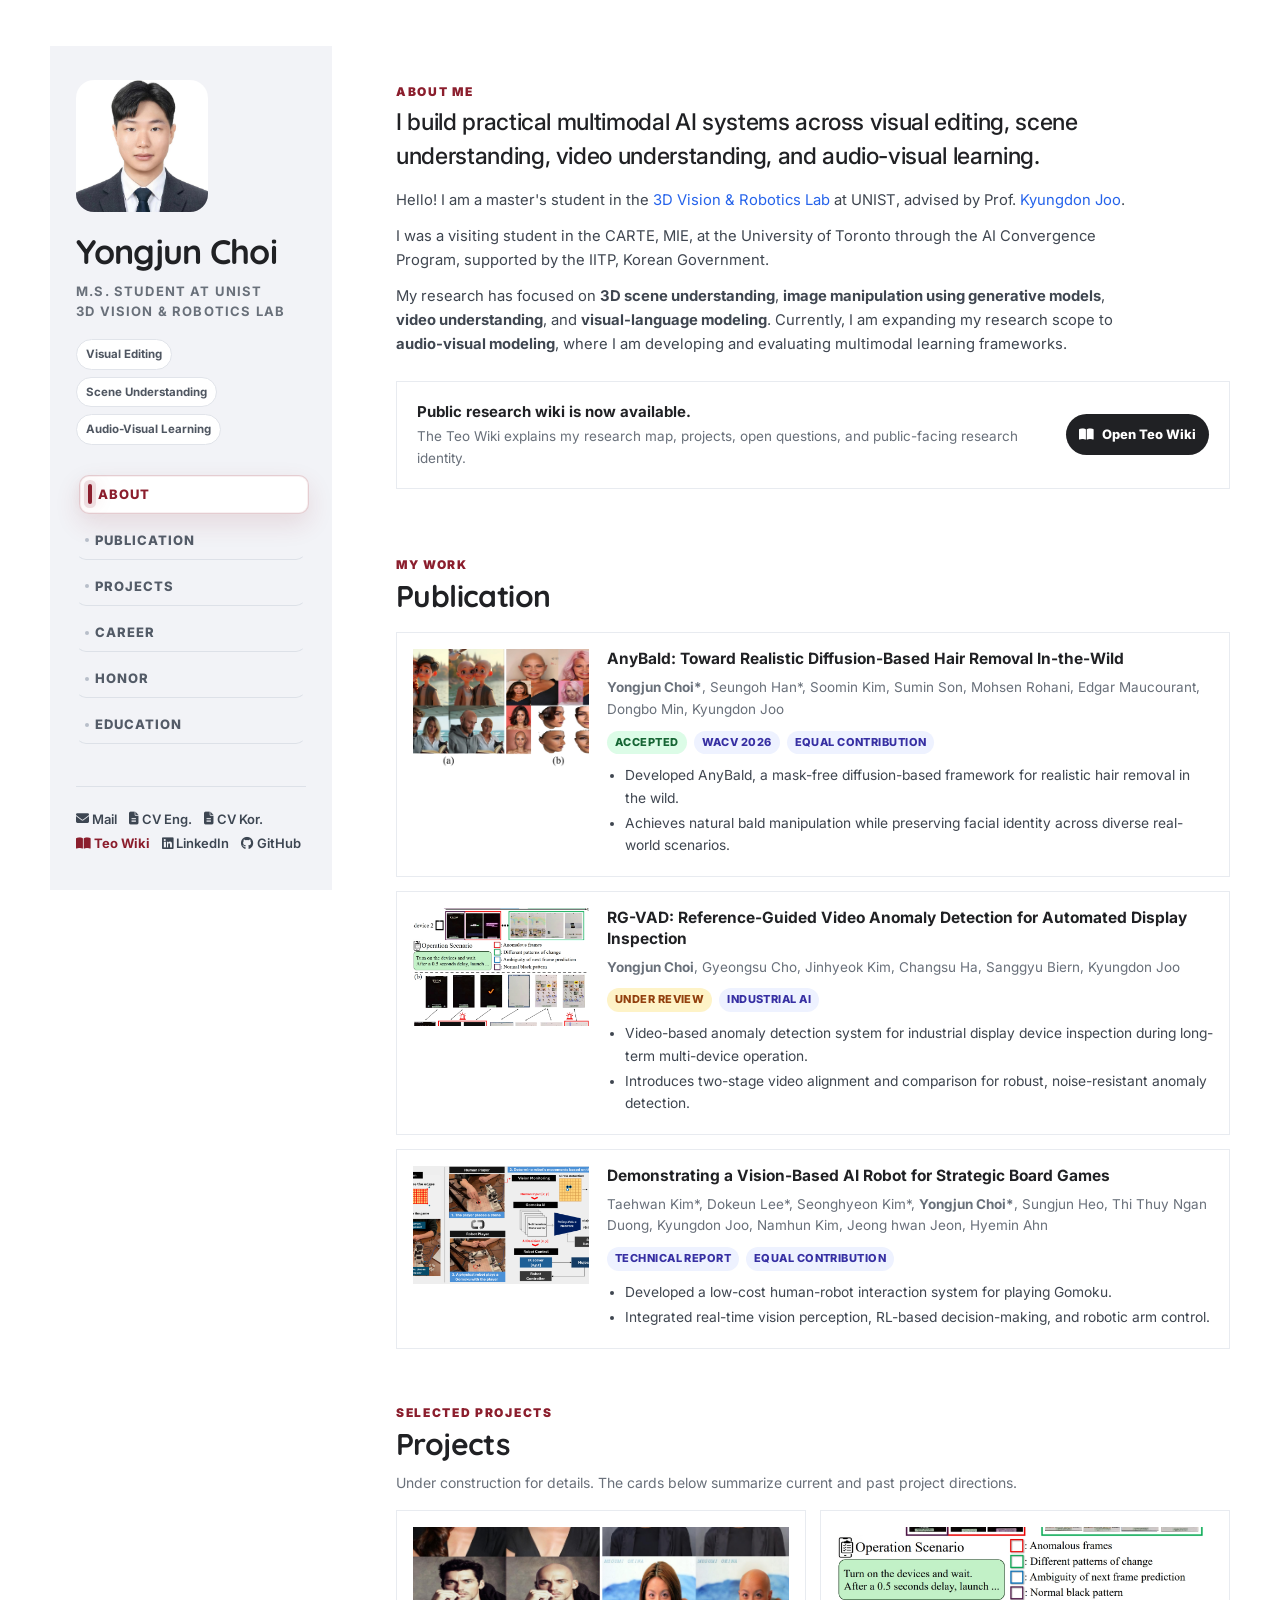
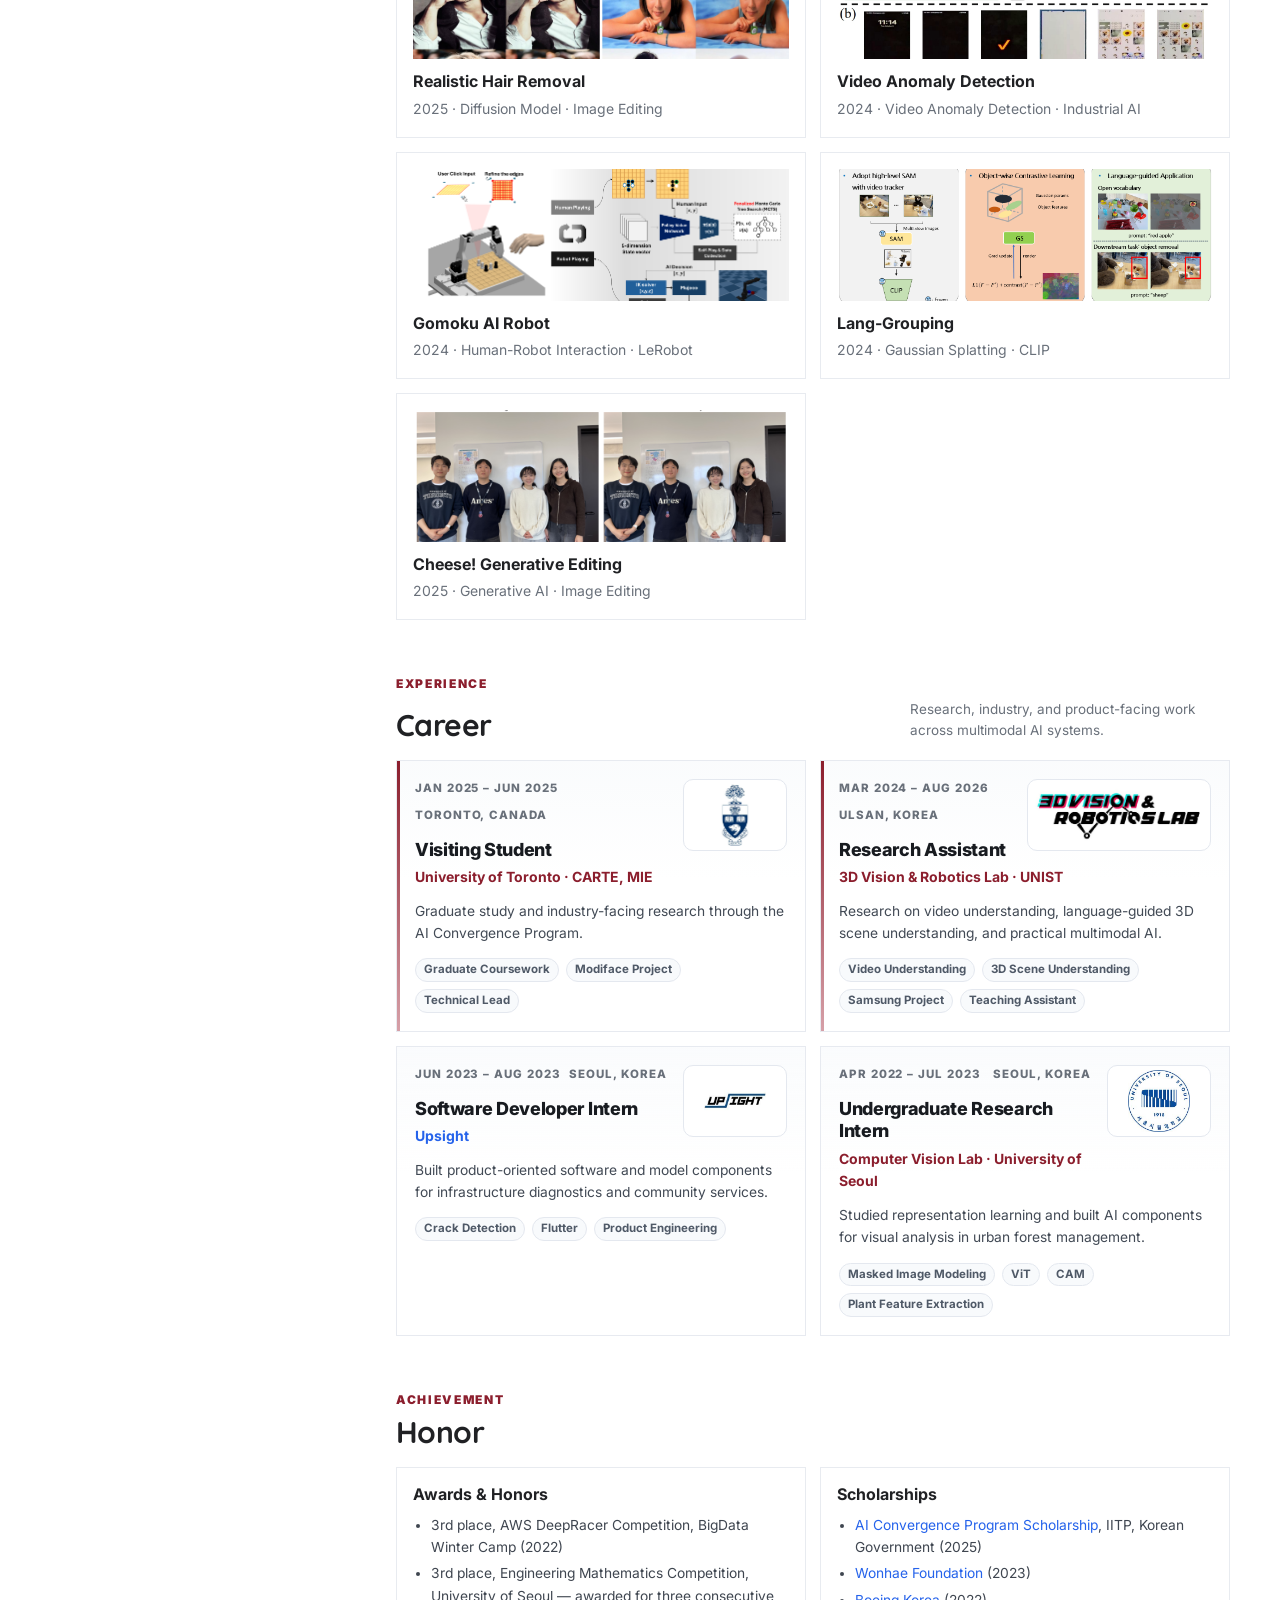
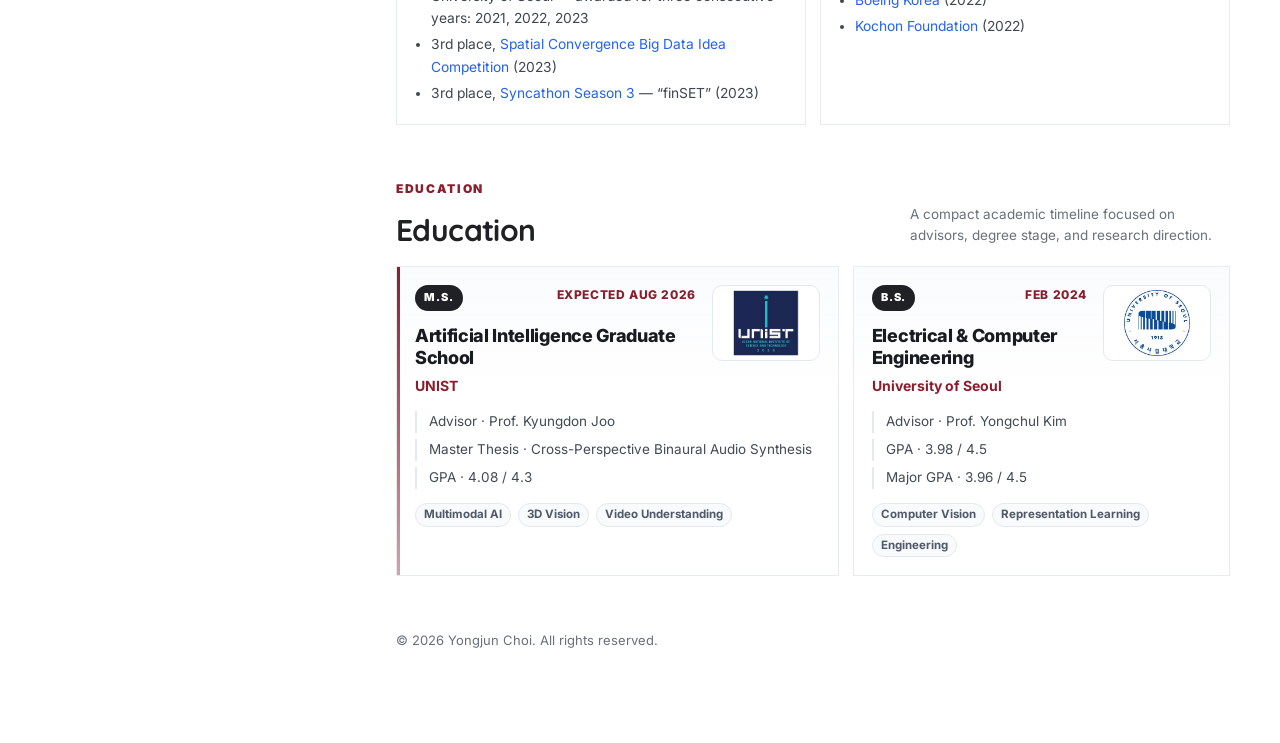
<file: index.html>
<!doctype html>
<html lang="en">
<head>
  <meta charset="utf-8">
  <meta name="viewport" content="width=device-width, initial-scale=1">
  <title>Yongjun Choi</title>
  <meta name="author" content="Yongjun Choi">
  <meta name="description" content="Yongjun Choi — M.S. student at UNIST working on visual editing, scene understanding, video understanding, and audio-visual learning.">
  <link rel="shortcut icon" href="images/favicon/favicon.ico" type="image/x-icon">
  <link rel="preconnect" href="https://fonts.googleapis.com">
  <link rel="preconnect" href="https://fonts.gstatic.com" crossorigin>
  <link href="https://fonts.googleapis.com/css2?family=Inter:wght@400;500;600;700;800&family=Quicksand:wght@500;600;700&display=swap" rel="stylesheet">
  <link rel="stylesheet" href="https://cdnjs.cloudflare.com/ajax/libs/font-awesome/6.5.1/css/all.min.css">
  <link rel="stylesheet" href="stylesheet.css">
</head>
<body>
  <div class="site-shell">
    <aside class="profile-sidebar" aria-label="Profile sidebar">
      <div class="mobile-profile-row">
        <a href="images/profile-formal.jpg" aria-label="Open profile photo">
          <img class="avatar" src="images/profile-formal.jpg" alt="Yongjun Choi profile photo">
        </a>
        <div>
          <h1 class="name">Yongjun Choi</h1>
          <p class="role">M.S. Student at UNIST<br>3D Vision & Robotics Lab</p>
        </div>
      </div>

      <div class="tag-row" aria-label="Research interests">
        <span class="tag">Visual Editing</span>
        <span class="tag">Scene Understanding</span>
        <span class="tag">Audio-Visual Learning</span>
      </div>

      <nav class="side-nav" aria-label="Homepage sections">
        <a href="#about">About</a>
        <a href="#publications">Publication</a>
        <a href="#projects">Projects</a>
        <a href="#experience">Career</a>
        <a href="#awards">Honor</a>
        <a href="#education">Education</a>
      </nav>

      <div class="action-banner" aria-label="Quick links">
        <div class="action-links">
          <a href="mailto:ccyjun123@unist.ac.kr"><i class="fas fa-envelope"></i> Mail</a>
          <a href="data/eng.pdf" target="_blank" rel="noopener"><i class="fas fa-file-alt"></i> CV Eng.</a>
          <a href="data/kor.pdf" target="_blank" rel="noopener"><i class="fas fa-file-alt"></i> CV Kor.</a>
          <a class="teo" href="teo-wiki/"><i class="fas fa-book-open"></i> Teo Wiki</a>
          <a href="https://www.linkedin.com/in/yongjun-choi-b84546279/" target="_blank" rel="noopener"><i class="fab fa-linkedin"></i> LinkedIn</a>
          <a href="https://github.com/beautifulchoi" target="_blank" rel="noopener"><i class="fab fa-github"></i> GitHub</a>
        </div>
      </div>
    </aside>

    <main class="main-content">
      <section class="section hero" id="about">
        <span class="section-kicker">About me</span>
        <p class="hero-lede">I build practical multimodal AI systems across visual editing, scene understanding, video understanding, and audio-visual learning.</p>
        <div class="hero-body">
          <p>Hello! I am a master's student in the <a href="https://unist.info/" target="_blank" rel="noopener">3D Vision &amp; Robotics Lab</a> at UNIST, advised by Prof. <a href="https://unist.info/?page_id=194" target="_blank" rel="noopener">Kyungdon Joo</a>.</p>
          <p>I was a visiting student in the CARTE, MIE, at the University of Toronto through the AI Convergence Program, supported by the IITP, Korean Government.</p>
          <p>My research has focused on <strong>3D scene understanding</strong>, <strong>image manipulation using generative models</strong>, <strong>video understanding</strong>, and <strong>visual-language modeling</strong>. Currently, I am expanding my research scope to <strong>audio-visual modeling</strong>, where I am developing and evaluating multimodal learning frameworks.</p>
        </div>
        <div class="wiki-callout">
          <div>
            <strong>Public research wiki is now available.</strong>
            <p>The Teo Wiki explains my research map, projects, open questions, and public-facing research identity.</p>
          </div>
          <a class="primary-button" href="teo-wiki/"><i class="fas fa-book-open"></i> Open Teo Wiki</a>
        </div>
      </section>

      <section class="section" id="publications">
        <span class="section-kicker">My work</span>
        <h2>Publication</h2>
        <div class="publication-list">
          <a class="publication-card" href="https://vision3d-lab.github.io/anybald/" target="_blank" rel="noopener">
            <img src="images/anybald_fig.jpg" alt="AnyBald project preview">
            <div>
              <h3 class="pub-title">AnyBald: Toward Realistic Diffusion-Based Hair Removal In-the-Wild</h3>
              <p class="authors"><strong>Yongjun Choi*</strong>, Seungoh Han*, Soomin Kim, Sumin Son, Mohsen Rohani, Edgar Maucourant, Dongbo Min, Kyungdon Joo</p>
              <div class="badge-row"><span class="badge accepted">Accepted</span><span class="badge">WACV 2026</span><span class="badge">Equal Contribution</span></div>
              <ul class="compact-list">
                <li>Developed AnyBald, a mask-free diffusion-based framework for realistic hair removal in the wild.</li>
                <li>Achieves natural bald manipulation while preserving facial identity across diverse real-world scenarios.</li>
              </ul>
            </div>
          </a>

          <article class="publication-card">
            <img src="images/anycall_fig.jpg" alt="RG-VAD preview">
            <div>
              <h3 class="pub-title">RG-VAD: Reference-Guided Video Anomaly Detection for Automated Display Inspection</h3>
              <p class="authors"><strong>Yongjun Choi</strong>, Gyeongsu Cho, Jinhyeok Kim, Changsu Ha, Sanggyu Biern, Kyungdon Joo</p>
              <div class="badge-row"><span class="badge review">Under Review</span><span class="badge">Industrial AI</span></div>
              <ul class="compact-list">
                <li>Video-based anomaly detection system for industrial display device inspection during long-term multi-device operation.</li>
                <li>Introduces two-stage video alignment and comparison for robust, noise-resistant anomaly detection.</li>
              </ul>
            </div>
          </article>

          <a class="publication-card" href="https://sites.google.com/view/gomoku-robot/" target="_blank" rel="noopener">
            <img src="images/gomokuai.png" alt="Gomoku AI robot preview">
            <div>
              <h3 class="pub-title">Demonstrating a Vision-Based AI Robot for Strategic Board Games</h3>
              <p class="authors">Taehwan Kim*, Dokeun Lee*, Seonghyeon Kim*, <strong>Yongjun Choi*</strong>, Sungjun Heo, Thi Thuy Ngan Duong, Kyungdon Joo, Namhun Kim, Jeong hwan Jeon, Hyemin Ahn</p>
              <div class="badge-row"><span class="badge">Technical Report</span><span class="badge">Equal Contribution</span></div>
              <ul class="compact-list">
                <li>Developed a low-cost human-robot interaction system for playing Gomoku.</li>
                <li>Integrated real-time vision perception, RL-based decision-making, and robotic arm control.</li>
              </ul>
            </div>
          </a>
        </div>
      </section>

      <section class="section" id="projects">
        <span class="section-kicker">Selected projects</span>
        <h2>Projects</h2>
        <p class="section-note">Under construction for details. The cards below summarize current and past project directions.</p>
        <div class="project-grid">
          <article class="project-card"><img src="images/fig1_1.jpg" alt="Hair removal project"><h3>Realistic Hair Removal</h3><p>2025 · Diffusion Model · Image Editing</p></article>
          <article class="project-card"><img src="images/anycall_fig.jpg" alt="Video anomaly detection"><h3>Video Anomaly Detection</h3><p>2024 · Video Anomaly Detection · Industrial AI</p></article>
          <article class="project-card"><img src="images/gomoku.png" alt="Gomoku AI robot"><h3>Gomoku AI Robot</h3><p>2024 · Human-Robot Interaction · LeRobot</p></article>
          <article class="project-card"><img src="images/lang_grouping.PNG" alt="Lang-Grouping"><h3>Lang-Grouping</h3><p>2024 · Gaussian Splatting · CLIP</p></article>
          <article class="project-card"><img src="images/cheese_mainfig.png" alt="Cheese generative editing"><h3>Cheese! Generative Editing</h3><p>2025 · Generative AI · Image Editing</p></article>
        </div>
      </section>

      <section class="section" id="experience">
        <span class="section-kicker">Experience</span>
        <div class="section-heading-row">
          <h2>Career</h2>
          <p>Research, industry, and product-facing work across multimodal AI systems.</p>
        </div>
        <div class="career-grid">
          <article class="experience-card highlight">
            <img class="institution-logo" src="images/institutions/utoronto.jpg" alt="University of Toronto badge">
            <div class="experience-meta">
              <span>Jan 2025 – Jun 2025</span>
              <span>Toronto, Canada</span>
            </div>
            <h3>Visiting Student</h3>
            <p class="institution">University of Toronto · CARTE, MIE</p>
            <p class="experience-summary">Graduate study and industry-facing research through the AI Convergence Program.</p>
            <div class="chip-row"><span>Graduate Coursework</span><span>Modiface Project</span><span>Technical Lead</span></div>
          </article>

          <article class="experience-card highlight">
            <img class="institution-logo lab-logo" src="images/institutions/3dvision-robotics-lab.jpg" alt="3D Vision & Robotics Lab logo">
            <div class="experience-meta">
              <span>Mar 2024 – Aug 2026</span>
              <span>Ulsan, Korea</span>
            </div>
            <h3>Research Assistant</h3>
            <p class="institution">3D Vision &amp; Robotics Lab · UNIST</p>
            <p class="experience-summary">Research on video understanding, language-guided 3D scene understanding, and practical multimodal AI.</p>
            <div class="chip-row"><span>Video Understanding</span><span>3D Scene Understanding</span><span>Samsung Project</span><span>Teaching Assistant</span></div>
          </article>

          <article class="experience-card">
            <img class="institution-logo" src="images/institutions/upsight.jpg" alt="Upsight badge">
            <div class="experience-meta">
              <span>Jun 2023 – Aug 2023</span>
              <span>Seoul, Korea</span>
            </div>
            <h3>Software Developer Intern</h3>
            <p class="institution"><a href="https://www.upsight.co.kr/" target="_blank" rel="noopener">Upsight</a></p>
            <p class="experience-summary">Built product-oriented software and model components for infrastructure diagnostics and community services.</p>
            <div class="chip-row"><span>Crack Detection</span><span>Flutter</span><span>Product Engineering</span></div>
          </article>

          <article class="experience-card">
            <img class="institution-logo" src="images/institutions/uos.jpg" alt="University of Seoul badge">
            <div class="experience-meta">
              <span>Apr 2022 – Jul 2023</span>
              <span>Seoul, Korea</span>
            </div>
            <h3>Undergraduate Research Intern</h3>
            <p class="institution">Computer Vision Lab · University of Seoul</p>
            <p class="experience-summary">Studied representation learning and built AI components for visual analysis in urban forest management.</p>
            <div class="chip-row"><span>Masked Image Modeling</span><span>ViT</span><span>CAM</span><span>Plant Feature Extraction</span></div>
          </article>
        </div>
      </section>

      <section class="section" id="awards">
        <span class="section-kicker">Achievement</span>
        <h2>Honor</h2>
        <div class="two-col">
          <article class="compact-card">
            <h3>Awards &amp; Honors</h3>
            <ul>
              <li>3rd place, AWS DeepRacer Competition, BigData Winter Camp (2022)</li>
              <li>3rd place, Engineering Mathematics Competition, University of Seoul — awarded for three consecutive years: 2021, 2022, 2023</li>
              <li>3rd place, <a href="https://geomarket.kr/user/pst/view.do?pst_id=contest&pst_sn=99&search=VVppMi8vck9NWndkRnhPSGUySXZBZz09" target="_blank" rel="noopener">Spatial Convergence Big Data Idea Competition</a> (2023)</li>
              <li>3rd place, <a href="https://blog.naver.com/synctree/223269601512" target="_blank" rel="noopener">Syncathon Season 3</a> — “finSET” (2023)</li>
            </ul>
          </article>
          <article class="compact-card">
            <h3>Scholarships</h3>
            <ul>
              <li><a href="https://scc.sogang.ac.kr/globalaiedu/curriculum.html" target="_blank" rel="noopener">AI Convergence Program Scholarship</a>, IITP, Korean Government (2025)</li>
              <li><a href="https://woonhaefoundation.org/kor/main/main.html" target="_blank" rel="noopener">Wonhae Foundation</a> (2023)</li>
              <li><a href="https://scholarship.uos.ac.kr/scholarship/notice/notice/view.do?brdDate=20221018&brdSeq=4&filSeq=&pageIndex=1&brdBbsseq=1&searchWrd=%EB%B3%B4%EC%9E%89&searchCnd=1&identified=anonymous&" target="_blank" rel="noopener">Boeing Korea</a> (2022)</li>
              <li><a href="http://www.kochon.org/" target="_blank" rel="noopener">Kochon Foundation</a> (2022)</li>
            </ul>
          </article>
        </div>
      </section>

      <section class="section" id="education">
        <span class="section-kicker">Education</span>
        <div class="section-heading-row">
          <h2>Education</h2>
          <p>A compact academic timeline focused on advisors, degree stage, and research direction.</p>
        </div>
        <div class="education-grid">
          <article class="education-card current">
            <img class="institution-logo" src="images/institutions/unist.jpg" alt="UNIST badge">
            <div class="education-topline">
              <span class="degree-label">M.S.</span>
              <span class="date">Expected Aug 2026</span>
            </div>
            <h3>Artificial Intelligence Graduate School</h3>
            <p class="institution">UNIST</p>
            <div class="education-details">
              <span>Advisor · Prof. Kyungdon Joo</span>
              <span>Master Thesis · Cross-Perspective Binaural Audio Synthesis</span>
              <span>GPA · 4.08 / 4.3</span>
            </div>
            <div class="chip-row"><span>Multimodal AI</span><span>3D Vision</span><span>Video Understanding</span></div>
          </article>

          <article class="education-card">
            <img class="institution-logo" src="images/institutions/uos.jpg" alt="University of Seoul badge">
            <div class="education-topline">
              <span class="degree-label">B.S.</span>
              <span class="date">Feb 2024</span>
            </div>
            <h3>Electrical &amp; Computer Engineering</h3>
            <p class="institution">University of Seoul</p>
            <div class="education-details">
              <span>Advisor · Prof. Yongchul Kim</span>
              <span>GPA · 3.98 / 4.5</span>
              <span>Major GPA · 3.96 / 4.5</span>
            </div>
            <div class="chip-row"><span>Computer Vision</span><span>Representation Learning</span><span>Engineering</span></div>
          </article>
        </div>
      </section>

      <footer>© 2026 Yongjun Choi. All rights reserved.</footer>
    </main>
  </div>

  <script>
    (function () {
      const navLinks = Array.from(document.querySelectorAll('.side-nav a[href^="#"]'));
      const sections = navLinks
        .map((link) => document.querySelector(link.getAttribute('href')))
        .filter(Boolean);

      if (!navLinks.length || !sections.length) return;

      function setActive(id) {
        navLinks.forEach((link) => {
          const isActive = link.hash === '#' + id;
          link.classList.toggle('active', isActive);
          if (isActive) {
            link.setAttribute('aria-current', 'true');
          } else {
            link.removeAttribute('aria-current');
          }
        });
      }

      function getCurrentSectionId() {
        let current = sections[0];
        let bestScore = -1;
        const marker = window.innerHeight * 0.35;

        for (const section of sections) {
          const rect = section.getBoundingClientRect();
          const visibleTop = Math.max(rect.top, 0);
          const visibleBottom = Math.min(rect.bottom, window.innerHeight);
          const visibleHeight = Math.max(0, visibleBottom - visibleTop);
          const markerBonus = rect.top <= marker && rect.bottom >= marker ? 120 : 0;
          const score = visibleHeight + markerBonus;

          if (score > bestScore) {
            bestScore = score;
            current = section;
          }
        }

        if (window.innerHeight + window.scrollY >= document.documentElement.scrollHeight - 24) {
          current = sections[sections.length - 1];
        }

        return current.id;
      }

      let ticking = false;
      function updateActiveSection() {
        if (ticking) return;
        ticking = true;
        window.requestAnimationFrame(() => {
          setActive(getCurrentSectionId());
          ticking = false;
        });
      }

      const observer = new IntersectionObserver(updateActiveSection, {
        root: null,
        rootMargin: '-18% 0px -62% 0px',
        threshold: [0, 0.15, 0.5, 1]
      });
      sections.forEach((section) => observer.observe(section));

      navLinks.forEach((link) => {
        link.addEventListener('click', () => {
          setActive(link.hash.slice(1));
        });
      });

      window.addEventListener('scroll', updateActiveSection, { passive: true });
      window.addEventListener('resize', updateActiveSection);
      window.addEventListener('hashchange', updateActiveSection);
      window.addEventListener('load', updateActiveSection);
      updateActiveSection();
    })();
  </script>
</body>
</html>
</file>
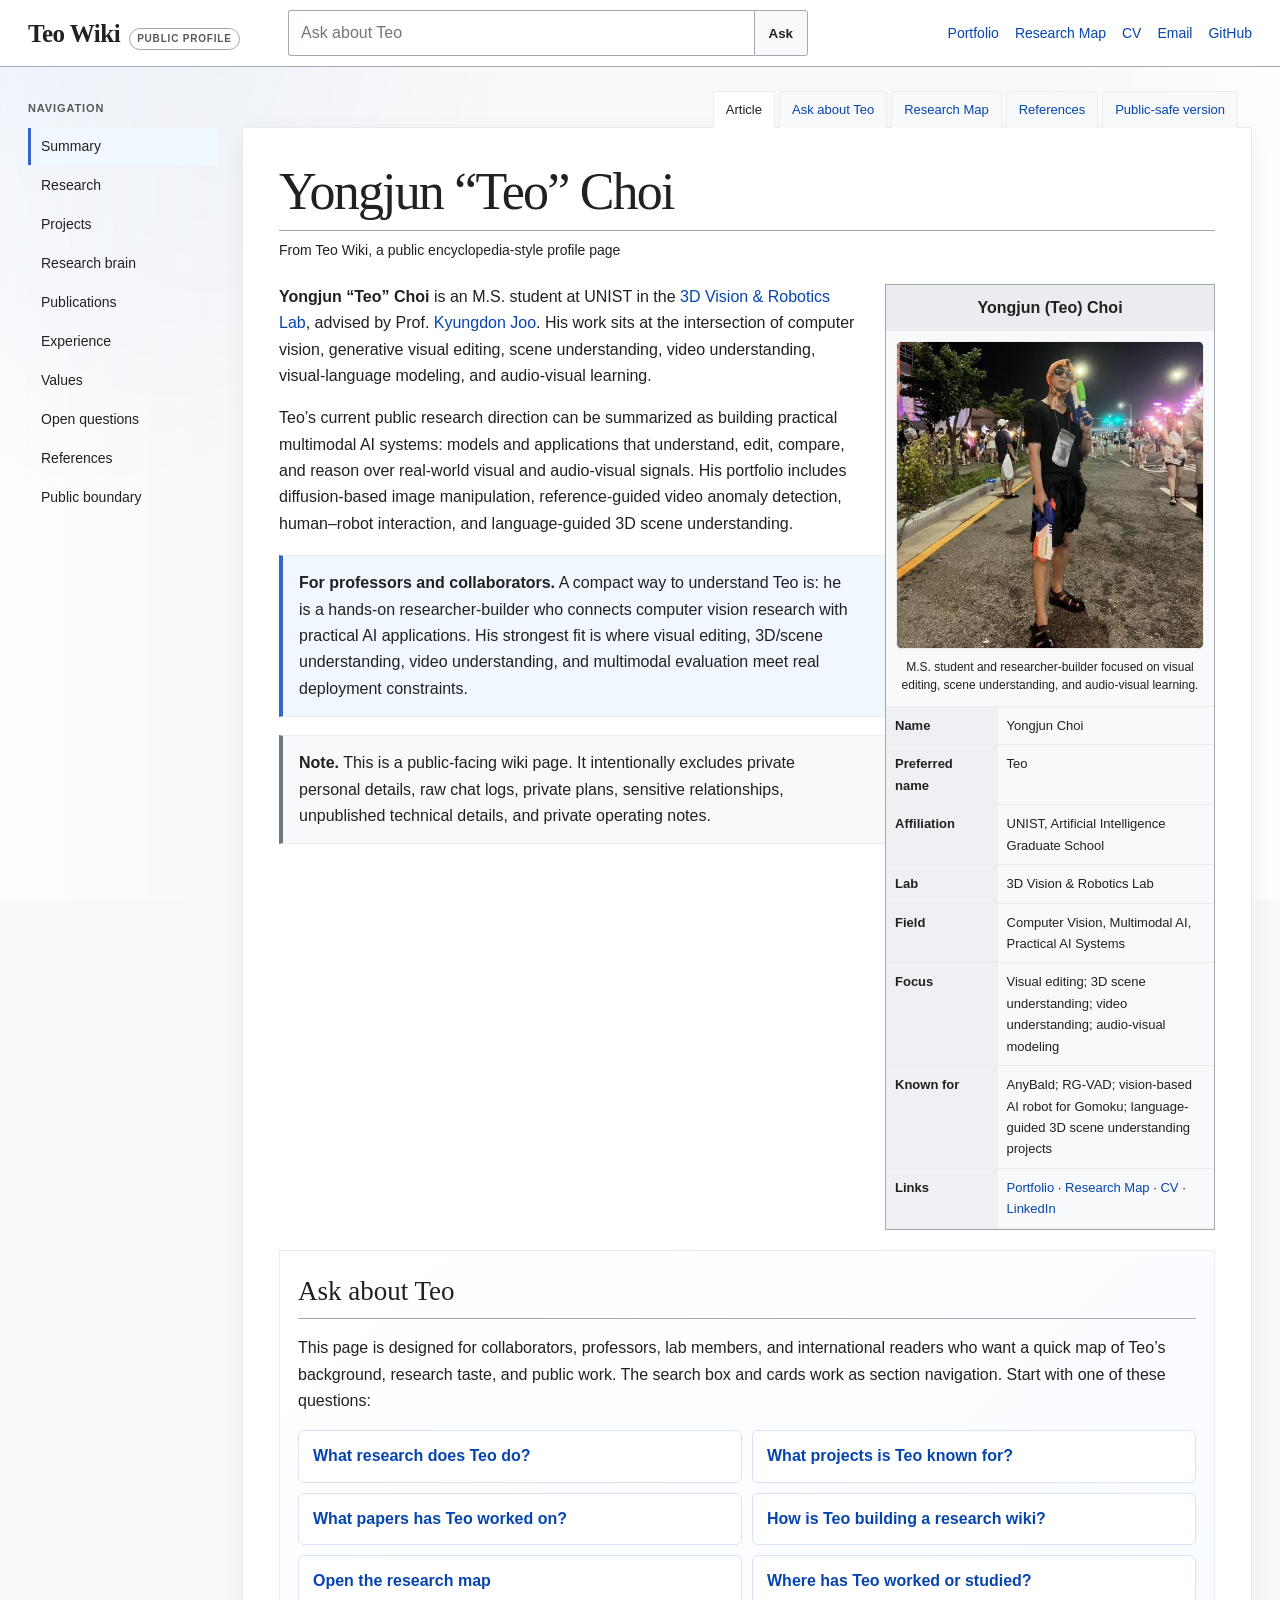
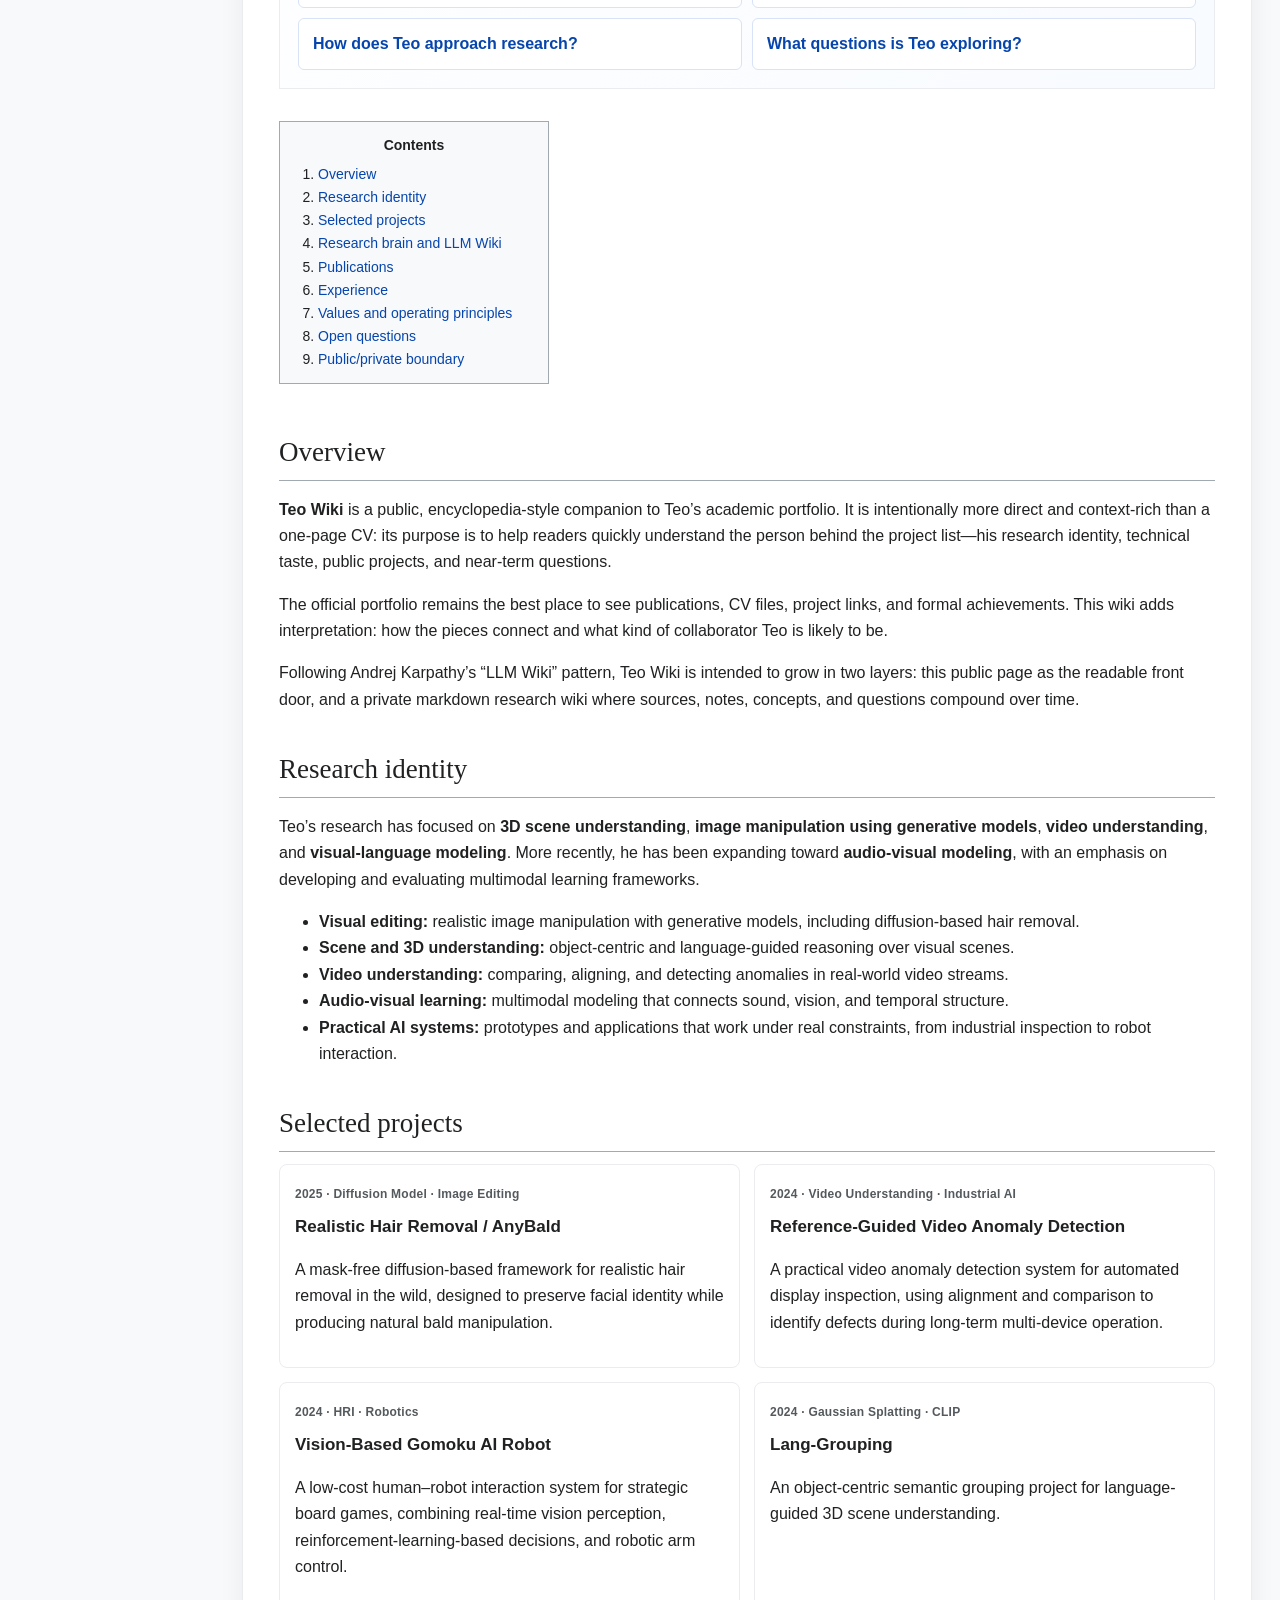
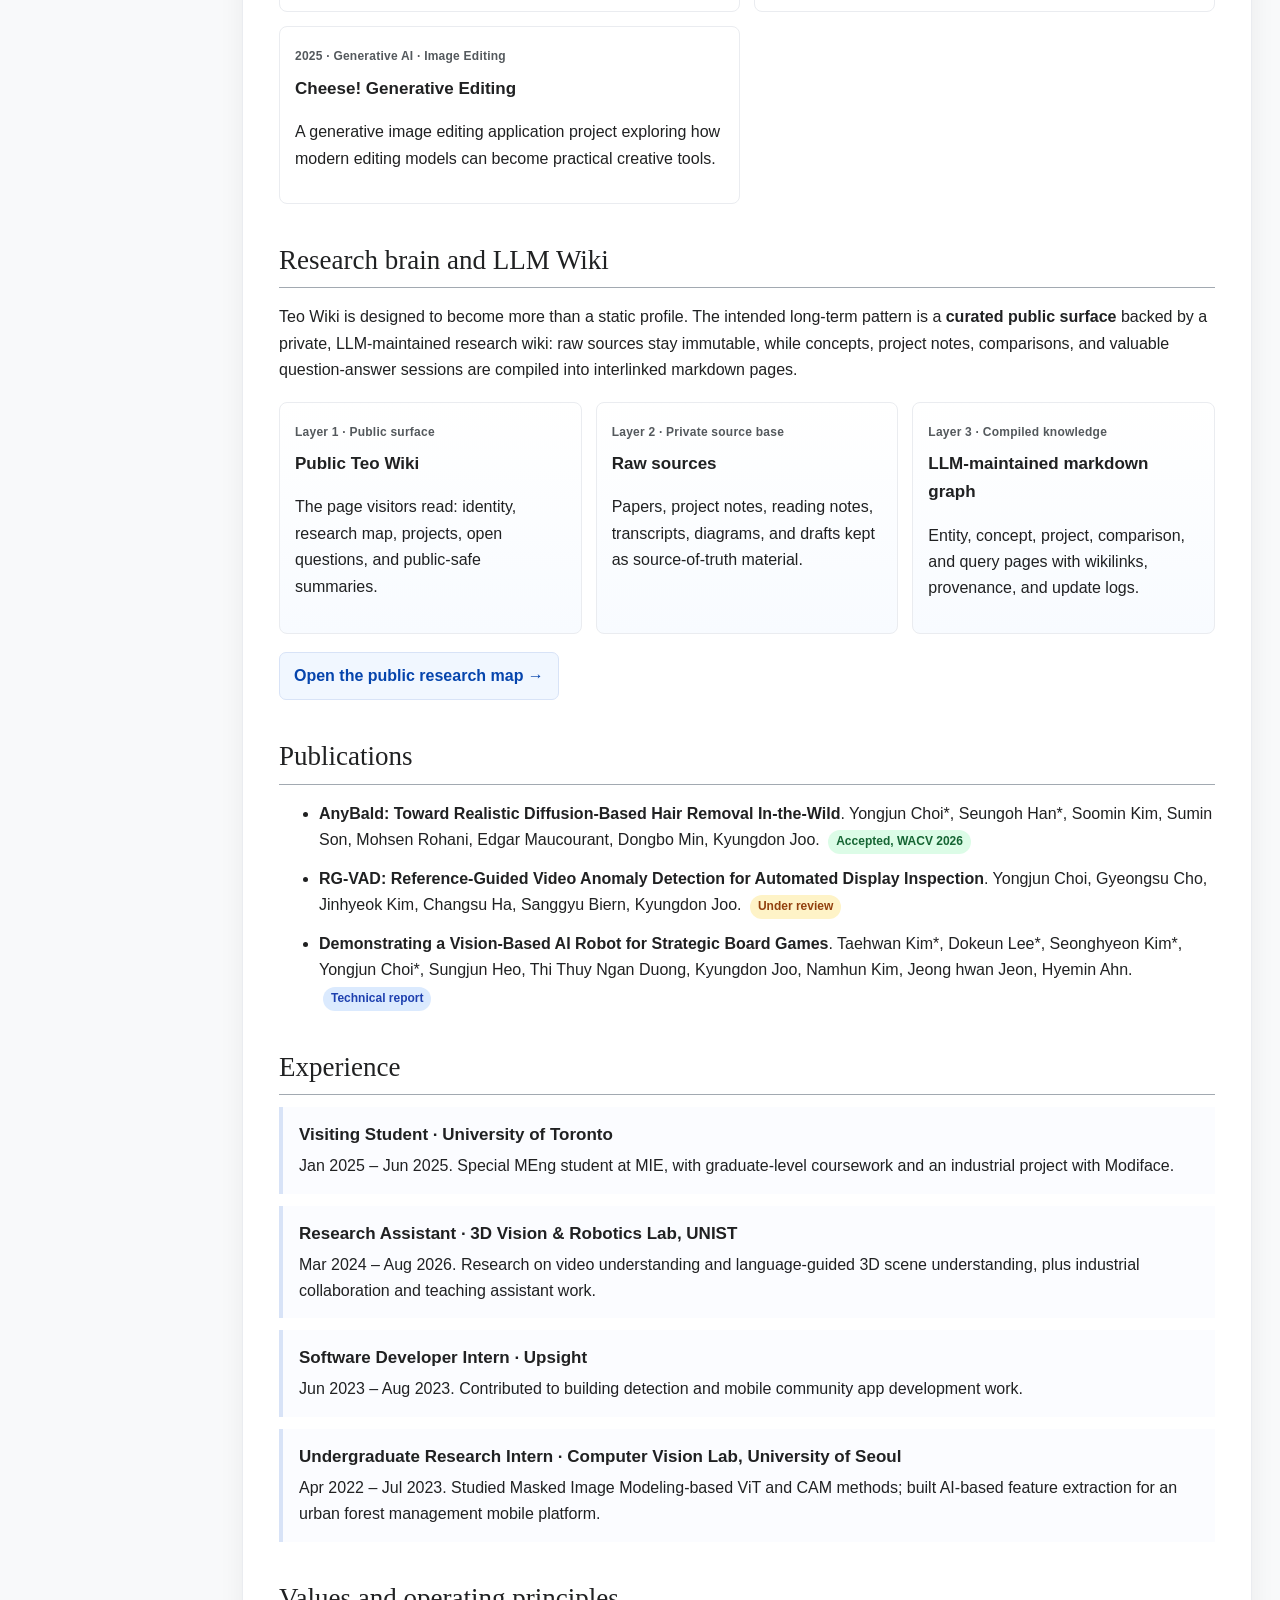
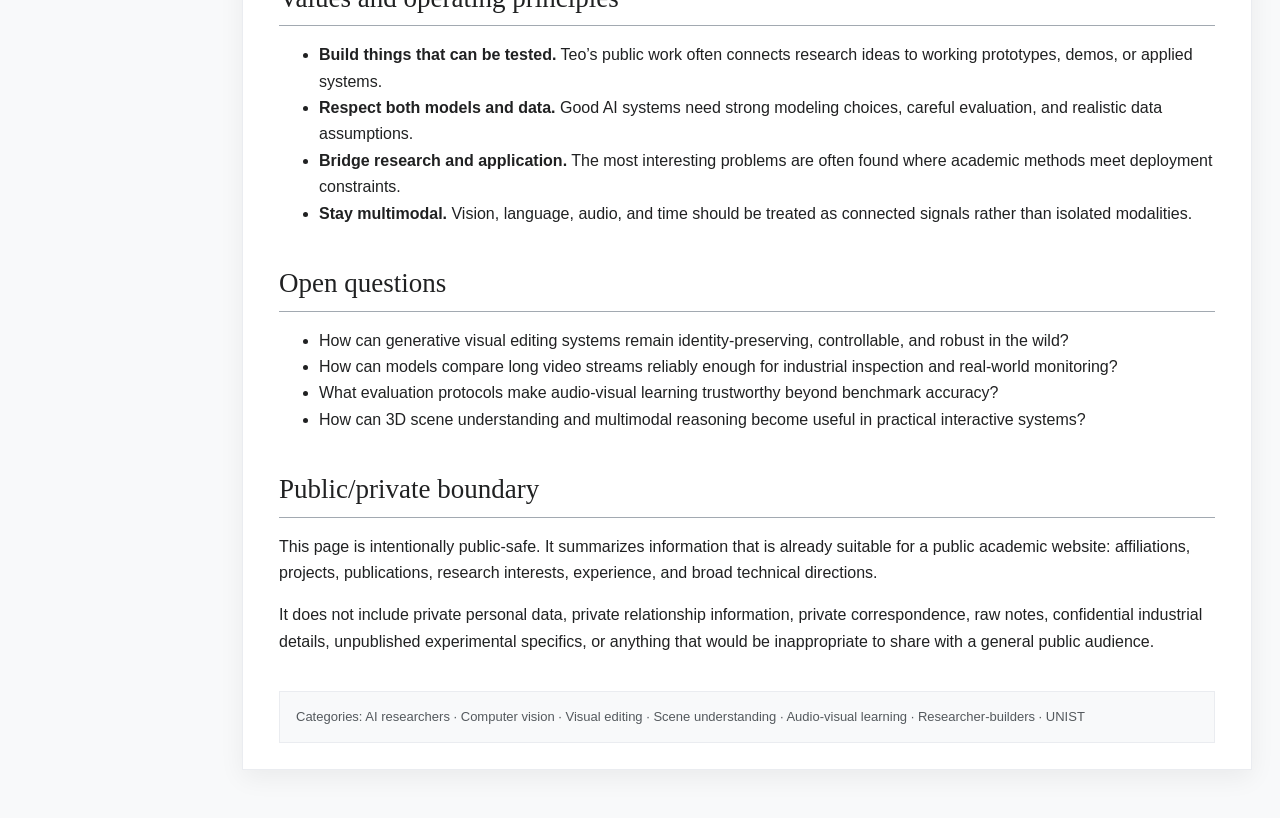
<file: teo-wiki/index.html>
<!DOCTYPE html>
<html lang="en">
  <head>
    <meta charset="UTF-8">
    <meta name="viewport" content="width=device-width, initial-scale=1">
    <title>Yongjun “Teo” Choi | Teo Wiki</title>
    <meta name="author" content="Yongjun Choi">
    <meta name="description" content="Teo Wiki is a public encyclopedia-style profile page for Yongjun “Teo” Choi, M.S. student at UNIST and researcher-builder in visual editing, scene understanding, and audio-visual learning.">
    <meta property="og:title" content="Yongjun “Teo” Choi | Teo Wiki">
    <meta property="og:description" content="A public encyclopedia-style profile for Yongjun “Teo” Choi.">
    <meta property="og:type" content="website">
    <meta property="og:image" content="https://beautifulchoi.github.io/teo-wiki/images/teo-watergun.jpg">
    <meta property="og:url" content="https://beautifulchoi.github.io/teo-wiki/">
    <link rel="shortcut icon" href="../images/favicon/favicon.ico" type="image/x-icon">
    <link rel="stylesheet" href="wiki.css">
  </head>
  <body>
    <header class="wiki-header">
      <a class="brand" href="./" aria-label="Teo Wiki home">
        <span class="brand-title">Teo Wiki</span>
        <span class="brand-label">PUBLIC PROFILE</span>
      </a>
      <form class="ask-form" id="askForm" role="search">
        <label class="sr-only" for="askInput">Ask about Teo</label>
        <input id="askInput" type="search" placeholder="Ask about Teo" autocomplete="off">
        <button type="submit">Ask</button>
      </form>
      <nav class="top-links" aria-label="External links">
        <a href="../">Portfolio</a>
        <a href="research-map/">Research Map</a>
        <a href="../data/eng.pdf">CV</a>
        <a href="mailto:ccyjun123@unist.ac.kr">Email</a>
        <a href="https://github.com/beautifulchoi" target="_blank" rel="noopener">GitHub</a>
      </nav>
    </header>

    <div class="wiki-shell">
      <aside class="sidebar" aria-label="Wiki navigation">
        <p class="sidebar-kicker">Navigation</p>
        <a href="#summary">Summary</a>
        <a href="#research">Research</a>
        <a href="#projects">Projects</a>
        <a href="#research-brain">Research brain</a>
        <a href="#publications">Publications</a>
        <a href="#experience">Experience</a>
        <a href="#values">Values</a>
        <a href="#open-questions">Open questions</a>
        <a href="references/">References</a>
        <a href="#public-boundary">Public boundary</a>
      </aside>

      <main class="page-main">
        <div class="article-tabs" aria-label="Article actions">
          <a class="active" href="#summary">Article</a>
          <a href="#ask-about-teo">Ask about Teo</a>
          <a href="research-map/">Research Map</a>
          <a href="references/">References</a>
          <a href="#public-boundary">Public-safe version</a>
        </div>

        <article class="article">
          <h1 id="summary">Yongjun “Teo” Choi</h1>
          <p class="subtitle">From Teo Wiki, a public encyclopedia-style profile page</p>

          <aside class="infobox" aria-label="Yongjun Teo Choi profile facts">
            <h2>Yongjun (Teo) Choi</h2>
            <img src="images/teo-watergun.jpg" alt="Yongjun Teo Choi at a summer night festival holding water guns">
            <p class="infobox-caption">M.S. student and researcher-builder focused on visual editing, scene understanding, and audio-visual learning.</p>
            <dl>
              <dt>Name</dt>
              <dd>Yongjun Choi</dd>
              <dt>Preferred name</dt>
              <dd>Teo</dd>
              <dt>Affiliation</dt>
              <dd>UNIST, Artificial Intelligence Graduate School</dd>
              <dt>Lab</dt>
              <dd>3D Vision &amp; Robotics Lab</dd>
              <dt>Field</dt>
              <dd>Computer Vision, Multimodal AI, Practical AI Systems</dd>
              <dt>Focus</dt>
              <dd>Visual editing; 3D scene understanding; video understanding; audio-visual modeling</dd>
              <dt>Known for</dt>
              <dd>AnyBald; RG-VAD; vision-based AI robot for Gomoku; language-guided 3D scene understanding projects</dd>
              <dt>Links</dt>
              <dd><a href="../">Portfolio</a> · <a href="research-map/">Research Map</a> · <a href="../data/eng.pdf">CV</a> · <a href="https://www.linkedin.com/in/yongjun-choi-b84546279/" target="_blank" rel="noopener">LinkedIn</a></dd>
            </dl>
          </aside>

          <p><strong>Yongjun “Teo” Choi</strong> is an M.S. student at UNIST in the <a href="https://unist.info/" target="_blank" rel="noopener">3D Vision &amp; Robotics Lab</a>, advised by Prof. <a href="https://unist.info/?page_id=194" target="_blank" rel="noopener">Kyungdon Joo</a>. His work sits at the intersection of computer vision, generative visual editing, scene understanding, video understanding, visual-language modeling, and audio-visual learning.</p>

          <p>Teo’s current public research direction can be summarized as building practical multimodal AI systems: models and applications that understand, edit, compare, and reason over real-world visual and audio-visual signals. His portfolio includes diffusion-based image manipulation, reference-guided video anomaly detection, human–robot interaction, and language-guided 3D scene understanding.</p>

          <div class="note collaborator-note">
            <strong>For professors and collaborators.</strong> A compact way to understand Teo is: he is a hands-on researcher-builder who connects computer vision research with practical AI applications. His strongest fit is where visual editing, 3D/scene understanding, video understanding, and multimodal evaluation meet real deployment constraints.
          </div>

          <div class="note boundary-note">
            <strong>Note.</strong> This is a public-facing wiki page. It intentionally excludes private personal details, raw chat logs, private plans, sensitive relationships, unpublished technical details, and private operating notes.
          </div>

          <section class="ask-panel" id="ask-about-teo">
            <h2>Ask about Teo</h2>
            <p>This page is designed for collaborators, professors, lab members, and international readers who want a quick map of Teo’s background, research taste, and public work. The search box and cards work as section navigation. Start with one of these questions:</p>
            <div class="question-grid">
              <a href="#research">What research does Teo do?</a>
              <a href="#projects">What projects is Teo known for?</a>
              <a href="#publications">What papers has Teo worked on?</a>
              <a href="#research-brain">How is Teo building a research wiki?</a>
              <a href="research-map/">Open the research map</a>
              <a href="#experience">Where has Teo worked or studied?</a>
              <a href="#values">How does Teo approach research?</a>
              <a href="#open-questions">What questions is Teo exploring?</a>
            </div>
          </section>

          <nav class="contents" aria-label="Contents">
            <p>Contents</p>
            <ol>
              <li><a href="#overview">Overview</a></li>
              <li><a href="#research">Research identity</a></li>
              <li><a href="#projects">Selected projects</a></li>
              <li><a href="#research-brain">Research brain and LLM Wiki</a></li>
              <li><a href="#publications">Publications</a></li>
              <li><a href="#experience">Experience</a></li>
              <li><a href="#values">Values and operating principles</a></li>
              <li><a href="#open-questions">Open questions</a></li>
              <li><a href="#public-boundary">Public/private boundary</a></li>
            </ol>
          </nav>

          <section id="overview">
            <h2>Overview</h2>
            <p><strong>Teo Wiki</strong> is a public, encyclopedia-style companion to Teo’s academic portfolio. It is intentionally more direct and context-rich than a one-page CV: its purpose is to help readers quickly understand the person behind the project list—his research identity, technical taste, public projects, and near-term questions.</p>
            <p>The official portfolio remains the best place to see publications, CV files, project links, and formal achievements. This wiki adds interpretation: how the pieces connect and what kind of collaborator Teo is likely to be.</p>
            <p>Following Andrej Karpathy’s “LLM Wiki” pattern, Teo Wiki is intended to grow in two layers: this public page as the readable front door, and a private markdown research wiki where sources, notes, concepts, and questions compound over time.</p>
          </section>

          <section id="research">
            <h2>Research identity</h2>
            <p>Teo’s research has focused on <strong>3D scene understanding</strong>, <strong>image manipulation using generative models</strong>, <strong>video understanding</strong>, and <strong>visual-language modeling</strong>. More recently, he has been expanding toward <strong>audio-visual modeling</strong>, with an emphasis on developing and evaluating multimodal learning frameworks.</p>
            <ul>
              <li><strong>Visual editing:</strong> realistic image manipulation with generative models, including diffusion-based hair removal.</li>
              <li><strong>Scene and 3D understanding:</strong> object-centric and language-guided reasoning over visual scenes.</li>
              <li><strong>Video understanding:</strong> comparing, aligning, and detecting anomalies in real-world video streams.</li>
              <li><strong>Audio-visual learning:</strong> multimodal modeling that connects sound, vision, and temporal structure.</li>
              <li><strong>Practical AI systems:</strong> prototypes and applications that work under real constraints, from industrial inspection to robot interaction.</li>
            </ul>
          </section>

          <section id="projects">
            <h2>Selected projects</h2>
            <div class="card-list">
              <article class="mini-card">
                <span class="tag">2025 · Diffusion Model · Image Editing</span>
                <h3>Realistic Hair Removal / AnyBald</h3>
                <p>A mask-free diffusion-based framework for realistic hair removal in the wild, designed to preserve facial identity while producing natural bald manipulation.</p>
              </article>
              <article class="mini-card">
                <span class="tag">2024 · Video Understanding · Industrial AI</span>
                <h3>Reference-Guided Video Anomaly Detection</h3>
                <p>A practical video anomaly detection system for automated display inspection, using alignment and comparison to identify defects during long-term multi-device operation.</p>
              </article>
              <article class="mini-card">
                <span class="tag">2024 · HRI · Robotics</span>
                <h3>Vision-Based Gomoku AI Robot</h3>
                <p>A low-cost human–robot interaction system for strategic board games, combining real-time vision perception, reinforcement-learning-based decisions, and robotic arm control.</p>
              </article>
              <article class="mini-card">
                <span class="tag">2024 · Gaussian Splatting · CLIP</span>
                <h3>Lang-Grouping</h3>
                <p>An object-centric semantic grouping project for language-guided 3D scene understanding.</p>
              </article>
              <article class="mini-card">
                <span class="tag">2025 · Generative AI · Image Editing</span>
                <h3>Cheese! Generative Editing</h3>
                <p>A generative image editing application project exploring how modern editing models can become practical creative tools.</p>
              </article>
            </div>
          </section>

          <section id="research-brain">
            <h2>Research brain and LLM Wiki</h2>
            <p>Teo Wiki is designed to become more than a static profile. The intended long-term pattern is a <strong>curated public surface</strong> backed by a private, LLM-maintained research wiki: raw sources stay immutable, while concepts, project notes, comparisons, and valuable question-answer sessions are compiled into interlinked markdown pages.</p>
            <div class="layer-grid">
              <article>
                <span class="tag">Layer 1 · Public surface</span>
                <h3>Public Teo Wiki</h3>
                <p>The page visitors read: identity, research map, projects, open questions, and public-safe summaries.</p>
              </article>
              <article>
                <span class="tag">Layer 2 · Private source base</span>
                <h3>Raw sources</h3>
                <p>Papers, project notes, reading notes, transcripts, diagrams, and drafts kept as source-of-truth material.</p>
              </article>
              <article>
                <span class="tag">Layer 3 · Compiled knowledge</span>
                <h3>LLM-maintained markdown graph</h3>
                <p>Entity, concept, project, comparison, and query pages with wikilinks, provenance, and update logs.</p>
              </article>
            </div>
            <p><a class="callout-link" href="research-map/">Open the public research map →</a></p>
          </section>

          <section id="publications">
            <h2>Publications</h2>
            <ul class="publication-list">
              <li><strong>AnyBald: Toward Realistic Diffusion-Based Hair Removal In-the-Wild</strong>. Yongjun Choi*, Seungoh Han*, Soomin Kim, Sumin Son, Mohsen Rohani, Edgar Maucourant, Dongbo Min, Kyungdon Joo. <span class="status accepted">Accepted, WACV 2026</span></li>
              <li><strong>RG-VAD: Reference-Guided Video Anomaly Detection for Automated Display Inspection</strong>. Yongjun Choi, Gyeongsu Cho, Jinhyeok Kim, Changsu Ha, Sanggyu Biern, Kyungdon Joo. <span class="status review">Under review</span></li>
              <li><strong>Demonstrating a Vision-Based AI Robot for Strategic Board Games</strong>. Taehwan Kim*, Dokeun Lee*, Seonghyeon Kim*, Yongjun Choi*, Sungjun Heo, Thi Thuy Ngan Duong, Kyungdon Joo, Namhun Kim, Jeong hwan Jeon, Hyemin Ahn. <span class="status technical">Technical report</span></li>
            </ul>
          </section>

          <section id="experience">
            <h2>Experience</h2>
            <div class="timeline">
              <div>
                <h3>Visiting Student · University of Toronto</h3>
                <p>Jan 2025 – Jun 2025. Special MEng student at MIE, with graduate-level coursework and an industrial project with Modiface.</p>
              </div>
              <div>
                <h3>Research Assistant · 3D Vision &amp; Robotics Lab, UNIST</h3>
                <p>Mar 2024 – Aug 2026. Research on video understanding and language-guided 3D scene understanding, plus industrial collaboration and teaching assistant work.</p>
              </div>
              <div>
                <h3>Software Developer Intern · Upsight</h3>
                <p>Jun 2023 – Aug 2023. Contributed to building detection and mobile community app development work.</p>
              </div>
              <div>
                <h3>Undergraduate Research Intern · Computer Vision Lab, University of Seoul</h3>
                <p>Apr 2022 – Jul 2023. Studied Masked Image Modeling-based ViT and CAM methods; built AI-based feature extraction for an urban forest management mobile platform.</p>
              </div>
            </div>
          </section>

          <section id="values">
            <h2>Values and operating principles</h2>
            <ul>
              <li><strong>Build things that can be tested.</strong> Teo’s public work often connects research ideas to working prototypes, demos, or applied systems.</li>
              <li><strong>Respect both models and data.</strong> Good AI systems need strong modeling choices, careful evaluation, and realistic data assumptions.</li>
              <li><strong>Bridge research and application.</strong> The most interesting problems are often found where academic methods meet deployment constraints.</li>
              <li><strong>Stay multimodal.</strong> Vision, language, audio, and time should be treated as connected signals rather than isolated modalities.</li>
            </ul>
          </section>

          <section id="open-questions">
            <h2>Open questions</h2>
            <ul>
              <li>How can generative visual editing systems remain identity-preserving, controllable, and robust in the wild?</li>
              <li>How can models compare long video streams reliably enough for industrial inspection and real-world monitoring?</li>
              <li>What evaluation protocols make audio-visual learning trustworthy beyond benchmark accuracy?</li>
              <li>How can 3D scene understanding and multimodal reasoning become useful in practical interactive systems?</li>
            </ul>
          </section>

          <section id="public-boundary">
            <h2>Public/private boundary</h2>
            <p>This page is intentionally public-safe. It summarizes information that is already suitable for a public academic website: affiliations, projects, publications, research interests, experience, and broad technical directions.</p>
            <p>It does not include private personal data, private relationship information, private correspondence, raw notes, confidential industrial details, unpublished experimental specifics, or anything that would be inappropriate to share with a general public audience.</p>
          </section>

          <footer class="category-footer">
            Categories: AI researchers · Computer vision · Visual editing · Scene understanding · Audio-visual learning · Researcher-builders · UNIST
          </footer>
        </article>
      </main>
    </div>

    <script src="wiki.js"></script>
  </body>
</html>
</file>
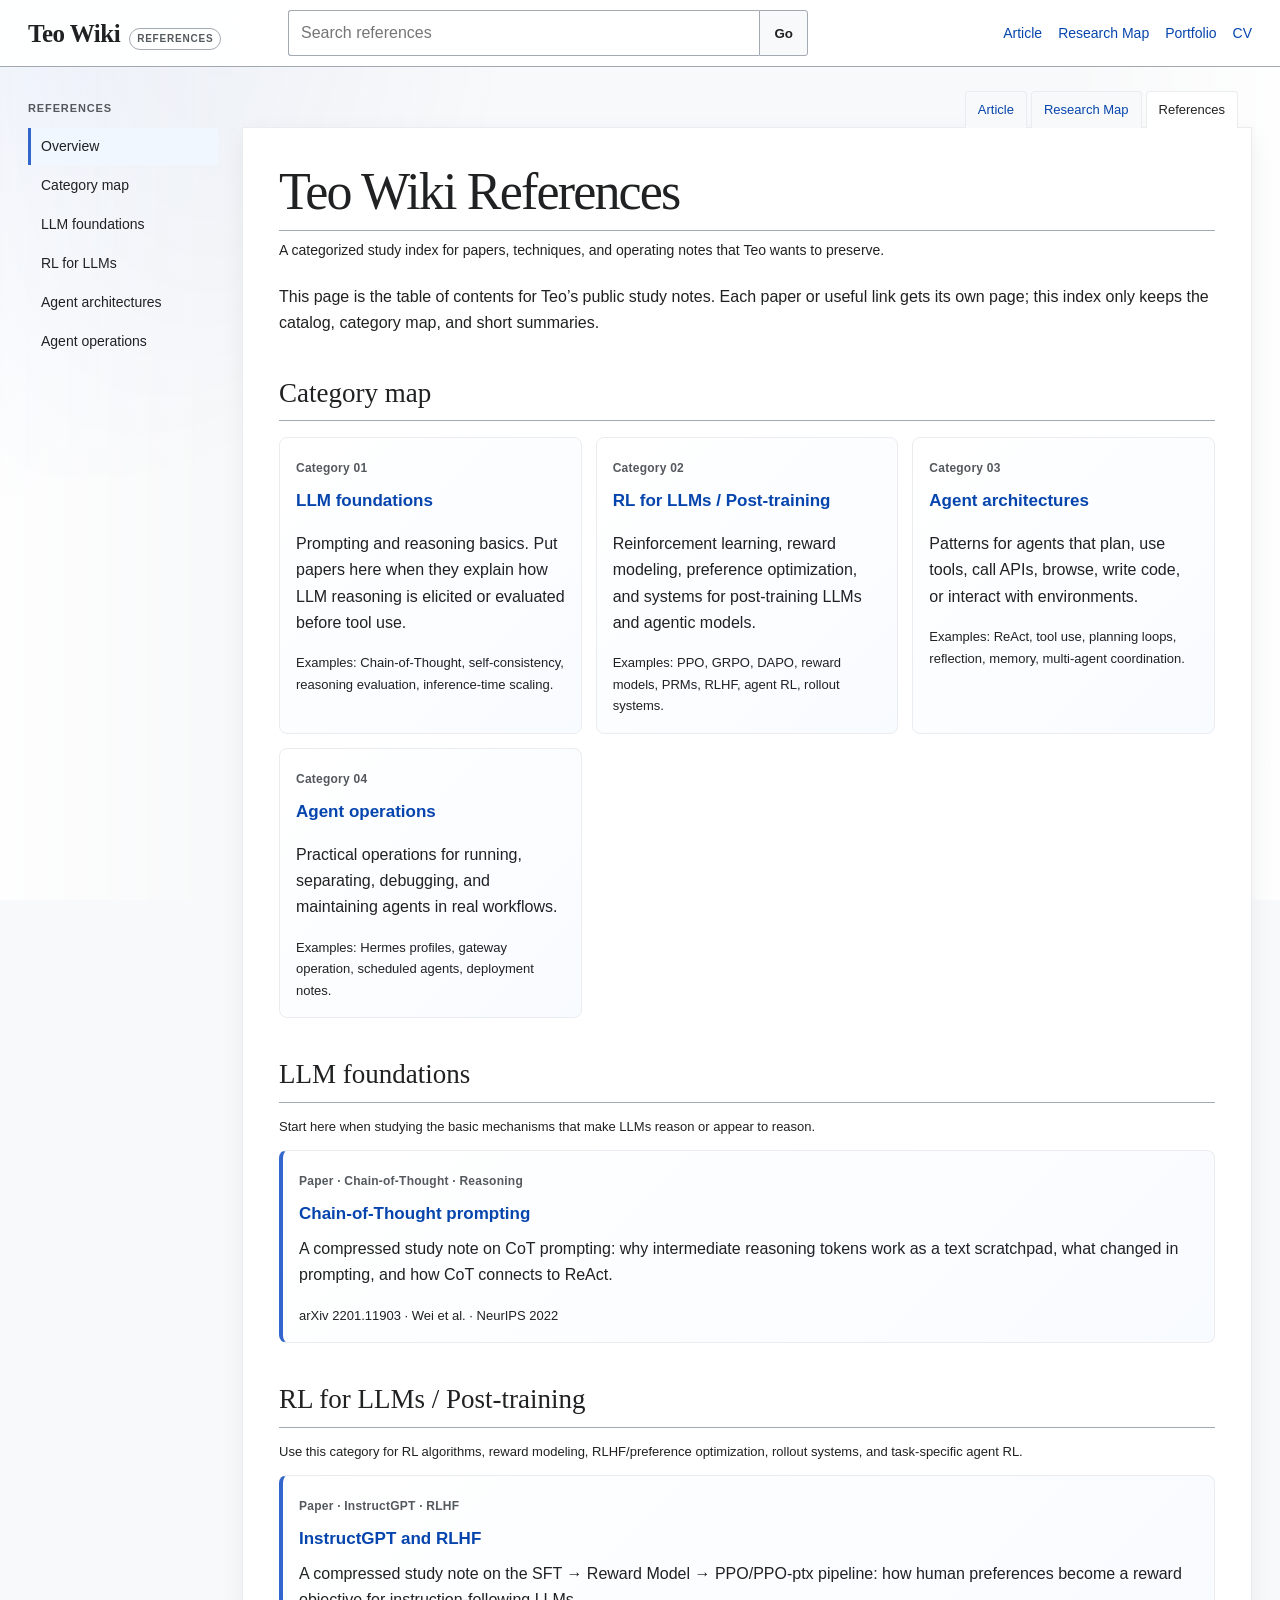
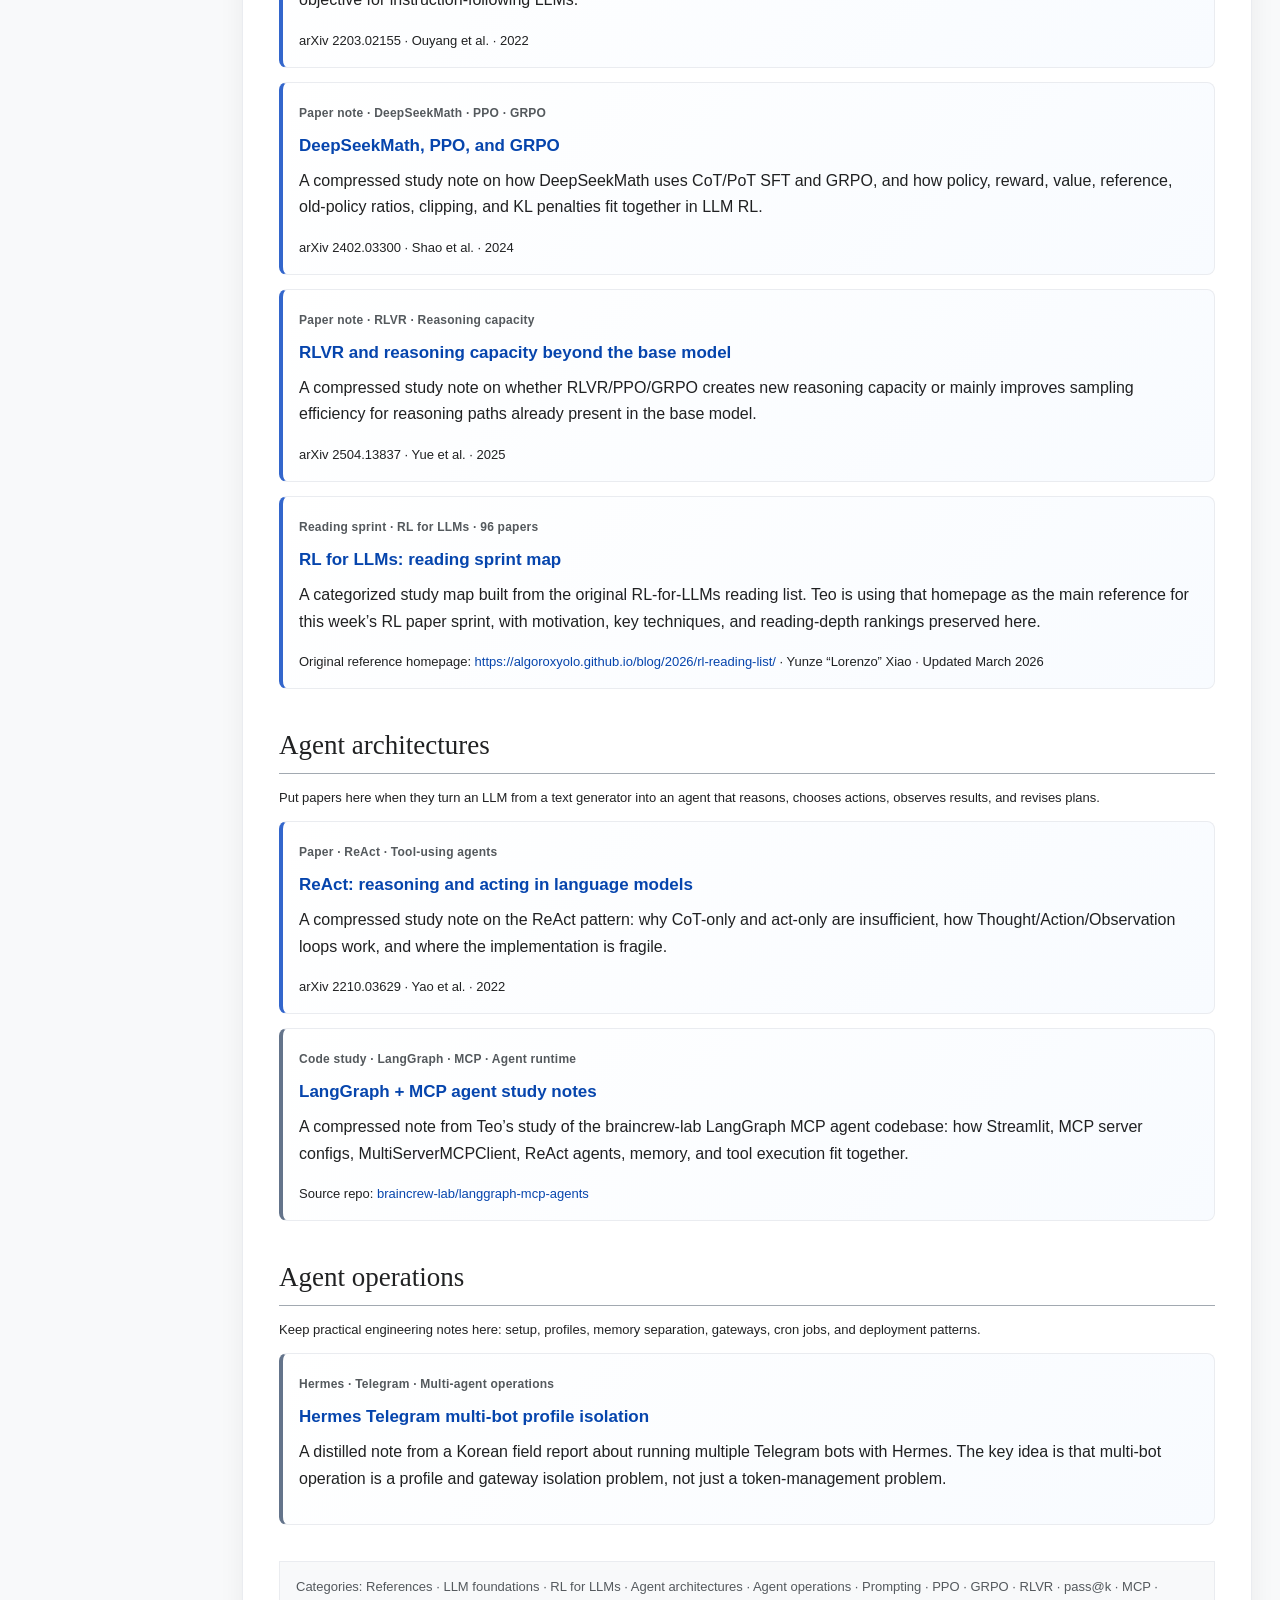
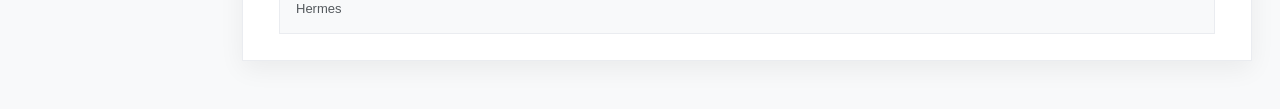
<file: teo-wiki/references/index.html>
<!DOCTYPE html>
<html lang="en">
  <head>
    <meta charset="UTF-8">
    <meta name="viewport" content="width=device-width, initial-scale=1">
    <title>References | Teo Wiki</title>
    <meta name="author" content="Yongjun Choi">
    <meta name="description" content="Curated public references and operating notes collected for Teo Wiki, organized by LLM foundations, agent architectures, and agent operations.">
    <meta property="og:title" content="References | Teo Wiki">
    <meta property="og:description" content="Curated public references and operating notes collected for Teo Wiki.">
    <meta property="og:type" content="website">
    <meta property="og:url" content="https://beautifulchoi.github.io/teo-wiki/references/">
    <link rel="shortcut icon" href="../../images/favicon/favicon.ico" type="image/x-icon">
    <link rel="stylesheet" href="../wiki.css">
  </head>
  <body>
    <header class="wiki-header">
      <a class="brand" href="../" aria-label="Teo Wiki home">
        <span class="brand-title">Teo Wiki</span>
        <span class="brand-label">REFERENCES</span>
      </a>
      <form class="ask-form" id="askForm" role="search">
        <label class="sr-only" for="askInput">Search references</label>
        <input id="askInput" type="search" placeholder="Search references" autocomplete="off">
        <button type="submit">Go</button>
      </form>
      <nav class="top-links" aria-label="External links">
        <a href="../">Article</a>
        <a href="../research-map/">Research Map</a>
        <a href="../../">Portfolio</a>
        <a href="../../data/eng.pdf">CV</a>
      </nav>
    </header>

    <div class="wiki-shell">
      <aside class="sidebar" aria-label="References navigation">
        <p class="sidebar-kicker">References</p>
        <a href="#overview">Overview</a>
        <a href="#category-map">Category map</a>
        <a href="#llm-foundations">LLM foundations</a>
        <a href="#rl-for-llms">RL for LLMs</a>
        <a href="#agent-architectures">Agent architectures</a>
        <a href="#agent-operations">Agent operations</a>
      </aside>

      <main class="page-main">
        <div class="article-tabs" aria-label="Article actions">
          <a href="../">Article</a>
          <a href="../research-map/">Research Map</a>
          <a class="active" href="#overview">References</a>
        </div>

        <article class="article">
          <h1 id="overview">Teo Wiki References</h1>
          <p class="subtitle">A categorized study index for papers, techniques, and operating notes that Teo wants to preserve.</p>

          <p>This page is the table of contents for Teo’s public study notes. Each paper or useful link gets its own page; this index only keeps the catalog, category map, and short summaries.</p>

          <section id="category-map">
            <h2>Category map</h2>
            <div class="category-grid">
              <article class="category-card">
                <span class="tag">Category 01</span>
                <h3><a href="#llm-foundations">LLM foundations</a></h3>
                <p>Prompting and reasoning basics. Put papers here when they explain how LLM reasoning is elicited or evaluated before tool use.</p>
                <p class="category-examples">Examples: Chain-of-Thought, self-consistency, reasoning evaluation, inference-time scaling.</p>
              </article>
              <article class="category-card">
                <span class="tag">Category 02</span>
                <h3><a href="#rl-for-llms">RL for LLMs / Post-training</a></h3>
                <p>Reinforcement learning, reward modeling, preference optimization, and systems for post-training LLMs and agentic models.</p>
                <p class="category-examples">Examples: PPO, GRPO, DAPO, reward models, PRMs, RLHF, agent RL, rollout systems.</p>
              </article>
              <article class="category-card">
                <span class="tag">Category 03</span>
                <h3><a href="#agent-architectures">Agent architectures</a></h3>
                <p>Patterns for agents that plan, use tools, call APIs, browse, write code, or interact with environments.</p>
                <p class="category-examples">Examples: ReAct, tool use, planning loops, reflection, memory, multi-agent coordination.</p>
              </article>
              <article class="category-card">
                <span class="tag">Category 04</span>
                <h3><a href="#agent-operations">Agent operations</a></h3>
                <p>Practical operations for running, separating, debugging, and maintaining agents in real workflows.</p>
                <p class="category-examples">Examples: Hermes profiles, gateway operation, scheduled agents, deployment notes.</p>
              </article>
            </div>
          </section>

          <section id="llm-foundations">
            <h2>LLM foundations</h2>
            <p class="section-note">Start here when studying the basic mechanisms that make LLMs reason or appear to reason.</p>
            <div class="reference-list">
              <article class="reference-card paper-card">
                <span class="tag">Paper · Chain-of-Thought · Reasoning</span>
                <h3><a href="chain-of-thought-prompting/">Chain-of-Thought prompting</a></h3>
                <p>A compressed study note on CoT prompting: why intermediate reasoning tokens work as a text scratchpad, what changed in prompting, and how CoT connects to ReAct.</p>
                <p class="paper-meta">arXiv 2201.11903 · Wei et al. · NeurIPS 2022</p>
              </article>
            </div>
          </section>

          <section id="rl-for-llms">
            <h2>RL for LLMs / Post-training</h2>
            <p class="section-note">Use this category for RL algorithms, reward modeling, RLHF/preference optimization, rollout systems, and task-specific agent RL.</p>
            <div class="reference-list">
              <article class="reference-card paper-card">
                <span class="tag">Paper · InstructGPT · RLHF</span>
                <h3><a href="instructgpt-rlhf/">InstructGPT and RLHF</a></h3>
                <p>A compressed study note on the SFT → Reward Model → PPO/PPO-ptx pipeline: how human preferences become a reward objective for instruction-following LLMs.</p>
                <p class="paper-meta">arXiv 2203.02155 · Ouyang et al. · 2022</p>
              </article>
              <article class="reference-card paper-card">
                <span class="tag">Paper note · DeepSeekMath · PPO · GRPO</span>
                <h3><a href="deepseekmath-ppo-grpo/">DeepSeekMath, PPO, and GRPO</a></h3>
                <p>A compressed study note on how DeepSeekMath uses CoT/PoT SFT and GRPO, and how policy, reward, value, reference, old-policy ratios, clipping, and KL penalties fit together in LLM RL.</p>
                <p class="paper-meta">arXiv 2402.03300 · Shao et al. · 2024</p>
              </article>
              <article class="reference-card paper-card">
                <span class="tag">Paper note · RLVR · Reasoning capacity</span>
                <h3><a href="rlvr-reasoning-capacity/">RLVR and reasoning capacity beyond the base model</a></h3>
                <p>A compressed study note on whether RLVR/PPO/GRPO creates new reasoning capacity or mainly improves sampling efficiency for reasoning paths already present in the base model.</p>
                <p class="paper-meta">arXiv 2504.13837 · Yue et al. · 2025</p>
              </article>
              <article class="reference-card paper-card">
                <span class="tag">Reading sprint · RL for LLMs · 96 papers</span>
                <h3><a href="rl-for-llms-reading-list/">RL for LLMs: reading sprint map</a></h3>
                <p>A categorized study map built from the original RL-for-LLMs reading list. Teo is using that homepage as the main reference for this week’s RL paper sprint, with motivation, key techniques, and reading-depth rankings preserved here.</p>
                <p class="paper-meta">Original reference homepage: <a href="https://algoroxyolo.github.io/blog/2026/rl-reading-list/" target="_blank" rel="noopener">https://algoroxyolo.github.io/blog/2026/rl-reading-list/</a> · Yunze “Lorenzo” Xiao · Updated March 2026</p>
              </article>
            </div>
          </section>

          <section id="agent-architectures">
            <h2>Agent architectures</h2>
            <p class="section-note">Put papers here when they turn an LLM from a text generator into an agent that reasons, chooses actions, observes results, and revises plans.</p>
            <div class="reference-list">
              <article class="reference-card paper-card">
                <span class="tag">Paper · ReAct · Tool-using agents</span>
                <h3><a href="react-reasoning-acting/">ReAct: reasoning and acting in language models</a></h3>
                <p>A compressed study note on the ReAct pattern: why CoT-only and act-only are insufficient, how Thought/Action/Observation loops work, and where the implementation is fragile.</p>
                <p class="paper-meta">arXiv 2210.03629 · Yao et al. · 2022</p>
              </article>
              <article class="reference-card ops-card">
                <span class="tag">Code study · LangGraph · MCP · Agent runtime</span>
                <h3><a href="langgraph-mcp-agent-study-notes/">LangGraph + MCP agent study notes</a></h3>
                <p>A compressed note from Teo’s study of the braincrew-lab LangGraph MCP agent codebase: how Streamlit, MCP server configs, MultiServerMCPClient, ReAct agents, memory, and tool execution fit together.</p>
                <p class="paper-meta">Source repo: <a href="https://github.com/braincrew-lab/langgraph-mcp-agents" target="_blank" rel="noopener">braincrew-lab/langgraph-mcp-agents</a></p>
              </article>
            </div>
          </section>

          <section id="agent-operations">
            <h2>Agent operations</h2>
            <p class="section-note">Keep practical engineering notes here: setup, profiles, memory separation, gateways, cron jobs, and deployment patterns.</p>
            <div class="reference-list">
              <article class="reference-card ops-card">
                <span class="tag">Hermes · Telegram · Multi-agent operations</span>
                <h3><a href="hermes-telegram-multi-bot/">Hermes Telegram multi-bot profile isolation</a></h3>
                <p>A distilled note from a Korean field report about running multiple Telegram bots with Hermes. The key idea is that multi-bot operation is a profile and gateway isolation problem, not just a token-management problem.</p>
              </article>
            </div>
          </section>

          <footer class="category-footer">
            Categories: References · LLM foundations · RL for LLMs · Agent architectures · Agent operations · Prompting · PPO · GRPO · RLVR · pass@k · MCP · Hermes
          </footer>
        </article>
      </main>
    </div>

    <script src="../wiki.js"></script>
  </body>
</html>
</file>
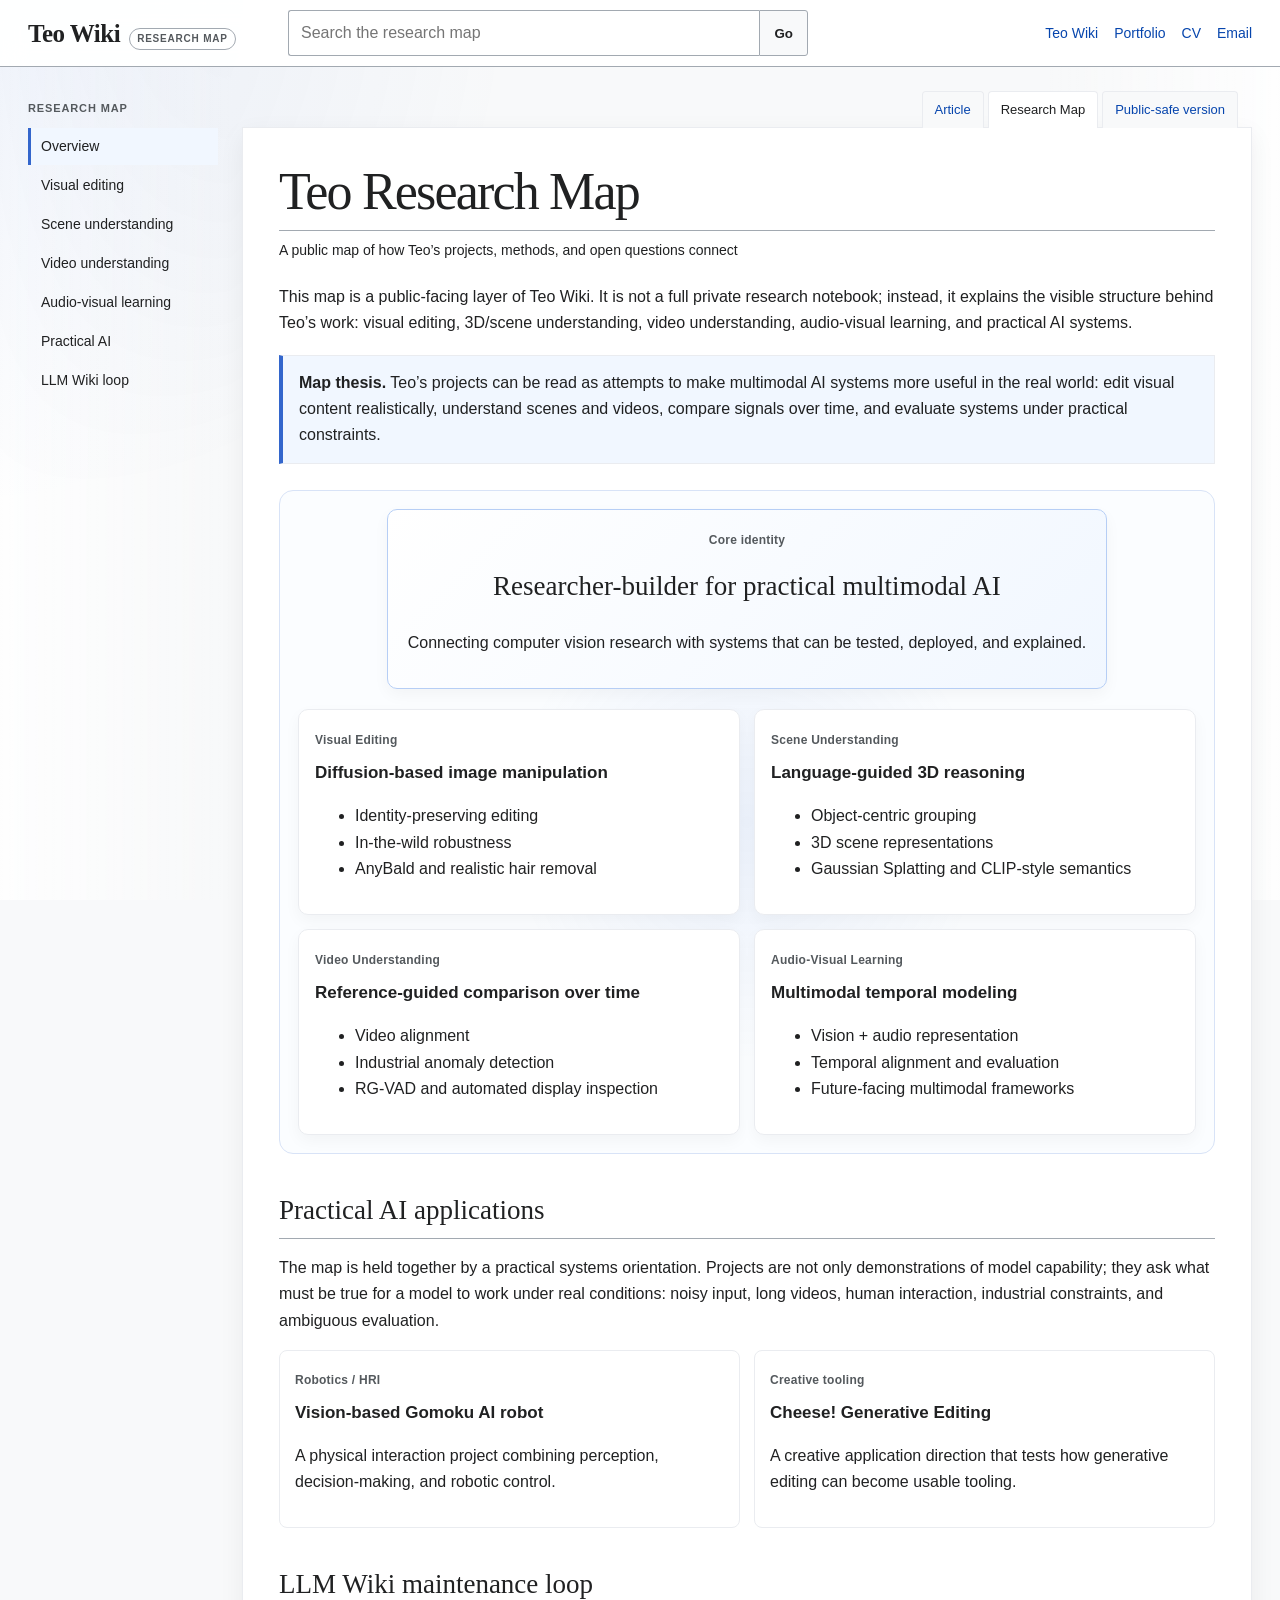
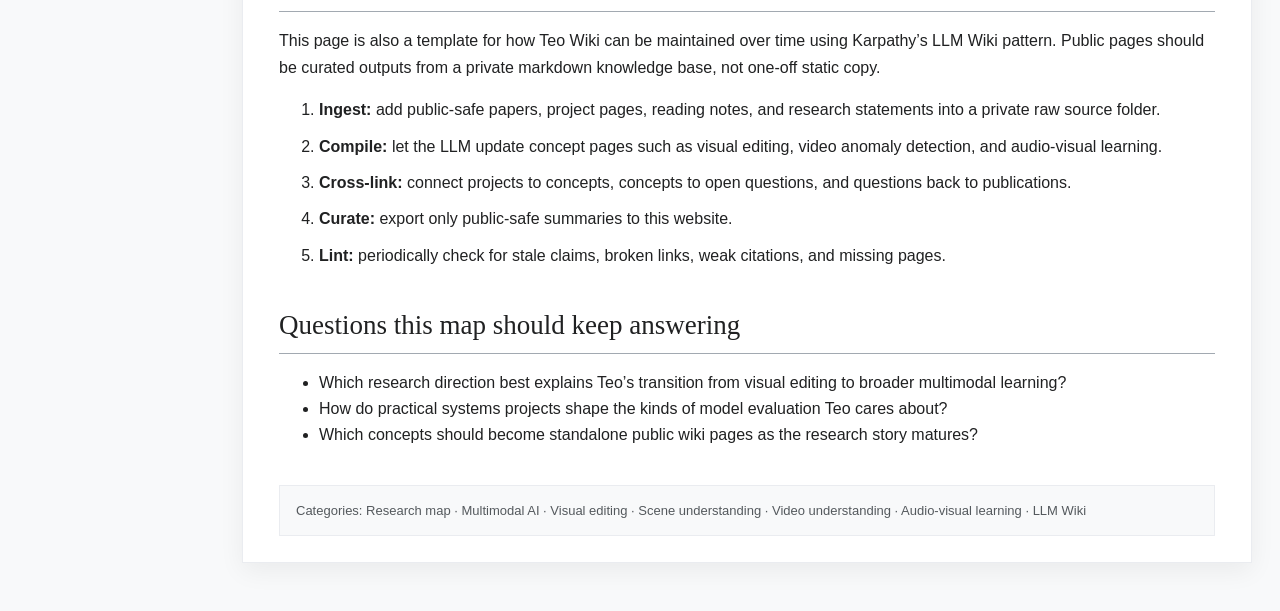
<file: teo-wiki/research-map/index.html>
<!DOCTYPE html>
<html lang="en">
  <head>
    <meta charset="UTF-8">
    <meta name="viewport" content="width=device-width, initial-scale=1">
    <title>Research Map | Teo Wiki</title>
    <meta name="author" content="Yongjun Choi">
    <meta name="description" content="A public research map for Yongjun “Teo” Choi, connecting visual editing, scene understanding, video understanding, and audio-visual learning.">
    <meta property="og:title" content="Research Map | Teo Wiki">
    <meta property="og:description" content="How Teo’s projects and research questions connect.">
    <meta property="og:type" content="website">
    <meta property="og:url" content="https://beautifulchoi.github.io/teo-wiki/research-map/">
    <link rel="shortcut icon" href="../../images/favicon/favicon.ico" type="image/x-icon">
    <link rel="stylesheet" href="../wiki.css">
  </head>
  <body>
    <header class="wiki-header">
      <a class="brand" href="../" aria-label="Teo Wiki home">
        <span class="brand-title">Teo Wiki</span>
        <span class="brand-label">RESEARCH MAP</span>
      </a>
      <form class="ask-form" id="askForm" role="search">
        <label class="sr-only" for="askInput">Search the research map</label>
        <input id="askInput" type="search" placeholder="Search the research map" autocomplete="off">
        <button type="submit">Go</button>
      </form>
      <nav class="top-links" aria-label="External links">
        <a href="../">Teo Wiki</a>
        <a href="../../">Portfolio</a>
        <a href="../../data/eng.pdf">CV</a>
        <a href="mailto:ccyjun123@unist.ac.kr">Email</a>
      </nav>
    </header>

    <div class="wiki-shell map-shell">
      <aside class="sidebar" aria-label="Research map navigation">
        <p class="sidebar-kicker">Research map</p>
        <a href="#map-overview">Overview</a>
        <a href="#visual-editing">Visual editing</a>
        <a href="#scene-understanding">Scene understanding</a>
        <a href="#video-understanding">Video understanding</a>
        <a href="#audio-visual-learning">Audio-visual learning</a>
        <a href="#practical-ai">Practical AI</a>
        <a href="#llm-wiki-loop">LLM Wiki loop</a>
      </aside>

      <main class="page-main">
        <div class="article-tabs" aria-label="Article actions">
          <a href="../">Article</a>
          <a class="active" href="#map-overview">Research Map</a>
          <a href="../#public-boundary">Public-safe version</a>
        </div>

        <article class="article research-map-article">
          <h1 id="map-overview">Teo Research Map</h1>
          <p class="subtitle">A public map of how Teo’s projects, methods, and open questions connect</p>

          <p>This map is a public-facing layer of Teo Wiki. It is not a full private research notebook; instead, it explains the visible structure behind Teo’s work: visual editing, 3D/scene understanding, video understanding, audio-visual learning, and practical AI systems.</p>

          <div class="note collaborator-note">
            <strong>Map thesis.</strong> Teo’s projects can be read as attempts to make multimodal AI systems more useful in the real world: edit visual content realistically, understand scenes and videos, compare signals over time, and evaluate systems under practical constraints.
          </div>

          <section class="map-board" aria-label="Research map diagram">
            <article class="map-node map-core">
              <span class="tag">Core identity</span>
              <h2>Researcher-builder for practical multimodal AI</h2>
              <p>Connecting computer vision research with systems that can be tested, deployed, and explained.</p>
            </article>

            <div class="map-branches">
              <article class="map-node" id="visual-editing">
                <span class="tag">Visual Editing</span>
                <h3>Diffusion-based image manipulation</h3>
                <ul>
                  <li>Identity-preserving editing</li>
                  <li>In-the-wild robustness</li>
                  <li>AnyBald and realistic hair removal</li>
                </ul>
              </article>

              <article class="map-node" id="scene-understanding">
                <span class="tag">Scene Understanding</span>
                <h3>Language-guided 3D reasoning</h3>
                <ul>
                  <li>Object-centric grouping</li>
                  <li>3D scene representations</li>
                  <li>Gaussian Splatting and CLIP-style semantics</li>
                </ul>
              </article>

              <article class="map-node" id="video-understanding">
                <span class="tag">Video Understanding</span>
                <h3>Reference-guided comparison over time</h3>
                <ul>
                  <li>Video alignment</li>
                  <li>Industrial anomaly detection</li>
                  <li>RG-VAD and automated display inspection</li>
                </ul>
              </article>

              <article class="map-node" id="audio-visual-learning">
                <span class="tag">Audio-Visual Learning</span>
                <h3>Multimodal temporal modeling</h3>
                <ul>
                  <li>Vision + audio representation</li>
                  <li>Temporal alignment and evaluation</li>
                  <li>Future-facing multimodal frameworks</li>
                </ul>
              </article>
            </div>
          </section>

          <section id="practical-ai">
            <h2>Practical AI applications</h2>
            <p>The map is held together by a practical systems orientation. Projects are not only demonstrations of model capability; they ask what must be true for a model to work under real conditions: noisy input, long videos, human interaction, industrial constraints, and ambiguous evaluation.</p>
            <div class="card-list">
              <article class="mini-card">
                <span class="tag">Robotics / HRI</span>
                <h3>Vision-based Gomoku AI robot</h3>
                <p>A physical interaction project combining perception, decision-making, and robotic control.</p>
              </article>
              <article class="mini-card">
                <span class="tag">Creative tooling</span>
                <h3>Cheese! Generative Editing</h3>
                <p>A creative application direction that tests how generative editing can become usable tooling.</p>
              </article>
            </div>
          </section>

          <section id="llm-wiki-loop">
            <h2>LLM Wiki maintenance loop</h2>
            <p>This page is also a template for how Teo Wiki can be maintained over time using Karpathy’s LLM Wiki pattern. Public pages should be curated outputs from a private markdown knowledge base, not one-off static copy.</p>
            <ol class="workflow-list">
              <li><strong>Ingest:</strong> add public-safe papers, project pages, reading notes, and research statements into a private raw source folder.</li>
              <li><strong>Compile:</strong> let the LLM update concept pages such as visual editing, video anomaly detection, and audio-visual learning.</li>
              <li><strong>Cross-link:</strong> connect projects to concepts, concepts to open questions, and questions back to publications.</li>
              <li><strong>Curate:</strong> export only public-safe summaries to this website.</li>
              <li><strong>Lint:</strong> periodically check for stale claims, broken links, weak citations, and missing pages.</li>
            </ol>
          </section>

          <section id="open-questions-map">
            <h2>Questions this map should keep answering</h2>
            <ul>
              <li>Which research direction best explains Teo’s transition from visual editing to broader multimodal learning?</li>
              <li>How do practical systems projects shape the kinds of model evaluation Teo cares about?</li>
              <li>Which concepts should become standalone public wiki pages as the research story matures?</li>
            </ul>
          </section>

          <footer class="category-footer">
            Categories: Research map · Multimodal AI · Visual editing · Scene understanding · Video understanding · Audio-visual learning · LLM Wiki
          </footer>
        </article>
      </main>
    </div>

    <script src="../wiki.js"></script>
  </body>
</html>
</file>
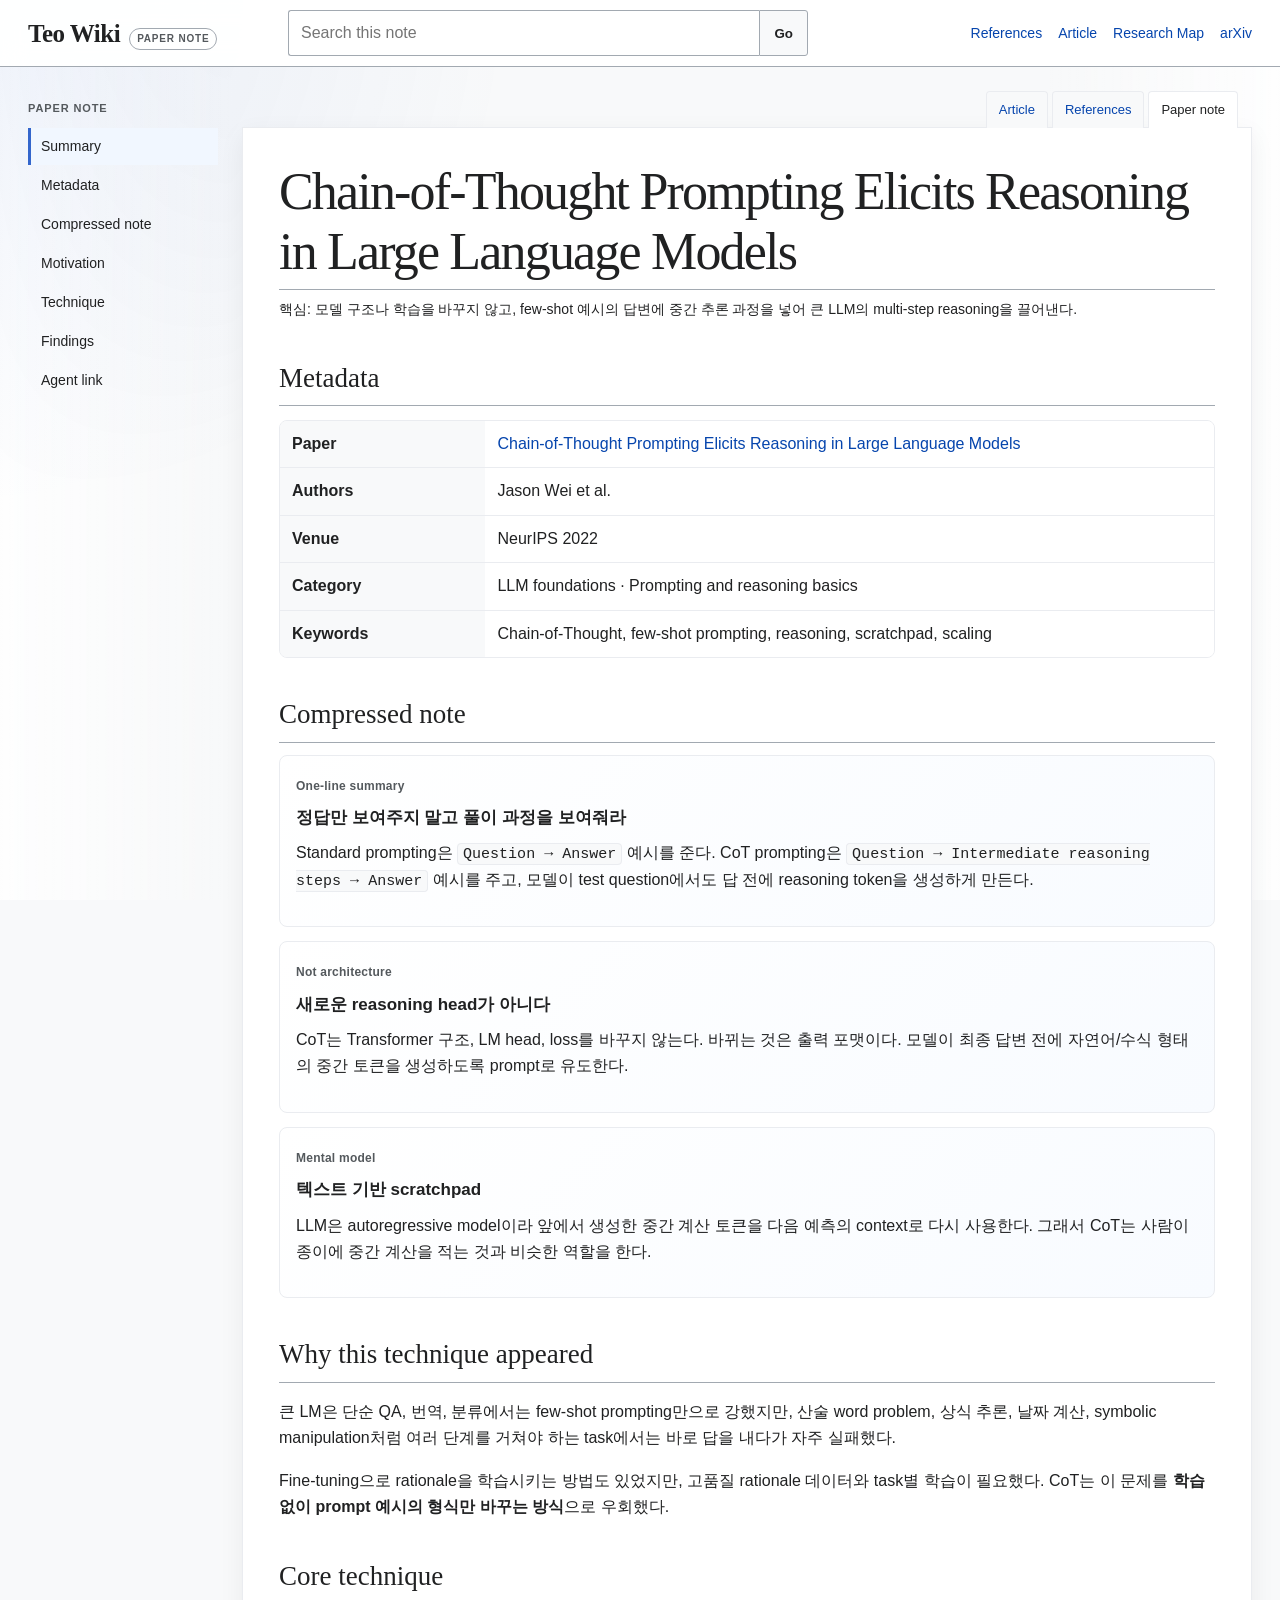
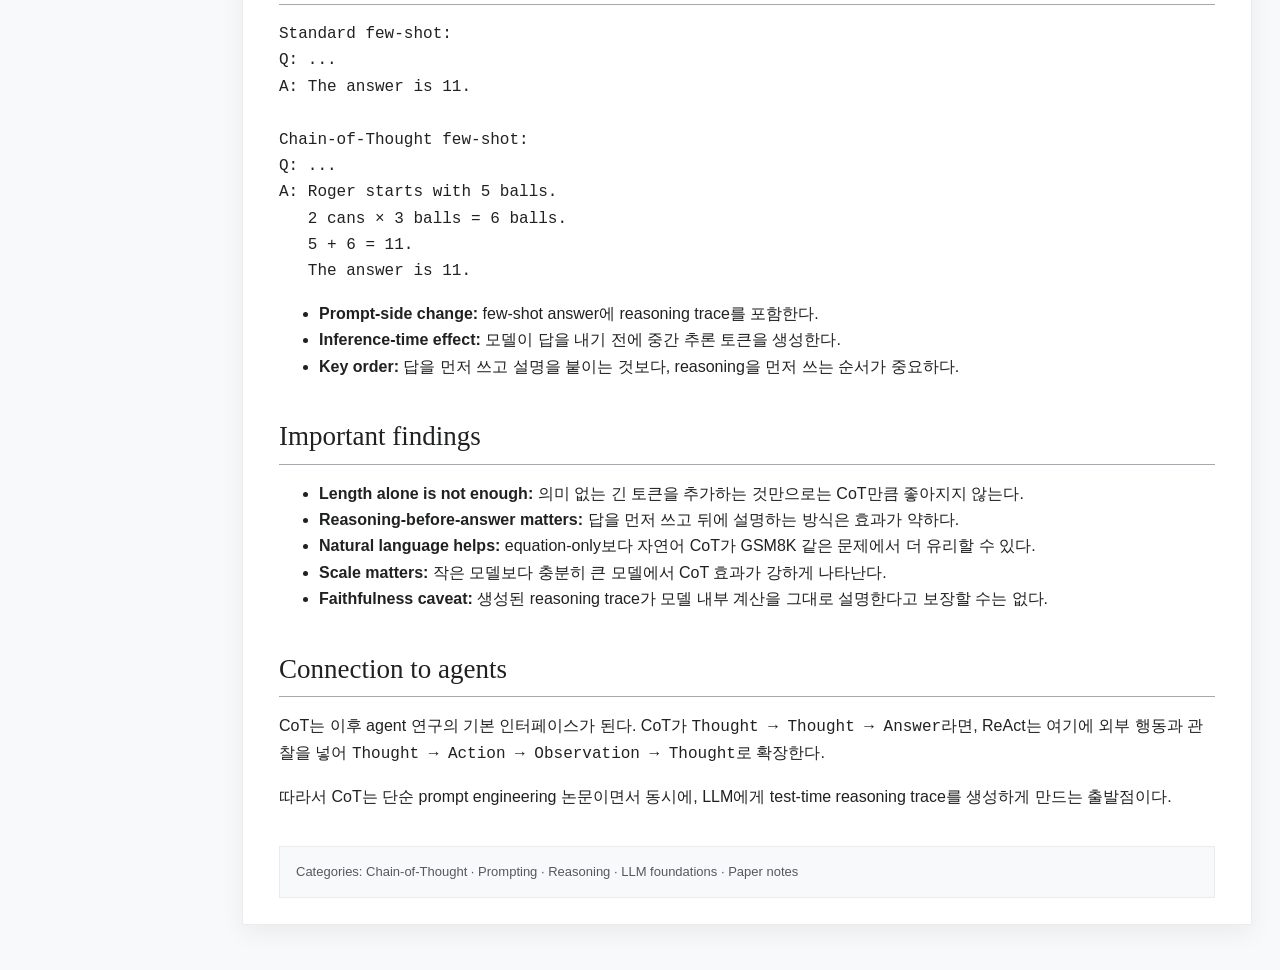
<file: teo-wiki/references/chain-of-thought-prompting/index.html>
<!DOCTYPE html>
<html lang="en">
  <head>
    <meta charset="UTF-8">
    <meta name="viewport" content="width=device-width, initial-scale=1">
    <title>Chain-of-Thought Prompting | Teo Wiki</title>
    <meta name="author" content="Yongjun Choi">
    <meta name="description" content="A compressed Teo Wiki study note on Chain-of-Thought Prompting Elicits Reasoning in Large Language Models.">
    <meta property="og:title" content="Chain-of-Thought Prompting | Teo Wiki">
    <meta property="og:description" content="Core motivation, technique, observations, and agent connection for Chain-of-Thought prompting.">
    <meta property="og:type" content="article">
    <meta property="og:url" content="https://beautifulchoi.github.io/teo-wiki/references/chain-of-thought-prompting/">
    <link rel="shortcut icon" href="../../../images/favicon/favicon.ico" type="image/x-icon">
    <link rel="stylesheet" href="../../wiki.css">
  </head>
  <body>
    <header class="wiki-header">
      <a class="brand" href="../../" aria-label="Teo Wiki home">
        <span class="brand-title">Teo Wiki</span>
        <span class="brand-label">PAPER NOTE</span>
      </a>
      <form class="ask-form" id="askForm" role="search">
        <label class="sr-only" for="askInput">Search this note</label>
        <input id="askInput" type="search" placeholder="Search this note" autocomplete="off">
        <button type="submit">Go</button>
      </form>
      <nav class="top-links" aria-label="External links">
        <a href="../">References</a>
        <a href="../../">Article</a>
        <a href="../../research-map/">Research Map</a>
        <a href="https://arxiv.org/abs/2201.11903" target="_blank" rel="noopener">arXiv</a>
      </nav>
    </header>

    <div class="wiki-shell">
      <aside class="sidebar" aria-label="Paper navigation">
        <p class="sidebar-kicker">Paper note</p>
        <a href="#summary">Summary</a>
        <a href="#metadata">Metadata</a>
        <a href="#compressed-note">Compressed note</a>
        <a href="#motivation">Motivation</a>
        <a href="#technique">Technique</a>
        <a href="#findings">Findings</a>
        <a href="#agent-link">Agent link</a>
      </aside>

      <main class="page-main">
        <div class="article-tabs" aria-label="Article actions">
          <a href="../../">Article</a>
          <a href="../">References</a>
          <a class="active" href="#summary">Paper note</a>
        </div>

        <article class="article">
          <h1 id="summary">Chain-of-Thought Prompting Elicits Reasoning in Large Language Models</h1>
          <p class="subtitle">핵심: 모델 구조나 학습을 바꾸지 않고, few-shot 예시의 답변에 중간 추론 과정을 넣어 큰 LLM의 multi-step reasoning을 끌어낸다.</p>

          <section id="metadata">
            <h2>Metadata</h2>
            <dl class="fact-list">
              <dt>Paper</dt>
              <dd><a href="https://arxiv.org/abs/2201.11903" target="_blank" rel="noopener">Chain-of-Thought Prompting Elicits Reasoning in Large Language Models</a></dd>
              <dt>Authors</dt>
              <dd>Jason Wei et al.</dd>
              <dt>Venue</dt>
              <dd>NeurIPS 2022</dd>
              <dt>Category</dt>
              <dd>LLM foundations · Prompting and reasoning basics</dd>
              <dt>Keywords</dt>
              <dd>Chain-of-Thought, few-shot prompting, reasoning, scratchpad, scaling</dd>
            </dl>
          </section>

          <section id="compressed-note">
            <h2>Compressed note</h2>
            <div class="reference-list">
              <article class="reference-card">
                <span class="tag">One-line summary</span>
                <h3>정답만 보여주지 말고 풀이 과정을 보여줘라</h3>
                <p>Standard prompting은 <code>Question → Answer</code> 예시를 준다. CoT prompting은 <code>Question → Intermediate reasoning steps → Answer</code> 예시를 주고, 모델이 test question에서도 답 전에 reasoning token을 생성하게 만든다.</p>
              </article>
              <article class="reference-card">
                <span class="tag">Not architecture</span>
                <h3>새로운 reasoning head가 아니다</h3>
                <p>CoT는 Transformer 구조, LM head, loss를 바꾸지 않는다. 바뀌는 것은 출력 포맷이다. 모델이 최종 답변 전에 자연어/수식 형태의 중간 토큰을 생성하도록 prompt로 유도한다.</p>
              </article>
              <article class="reference-card">
                <span class="tag">Mental model</span>
                <h3>텍스트 기반 scratchpad</h3>
                <p>LLM은 autoregressive model이라 앞에서 생성한 중간 계산 토큰을 다음 예측의 context로 다시 사용한다. 그래서 CoT는 사람이 종이에 중간 계산을 적는 것과 비슷한 역할을 한다.</p>
              </article>
            </div>
          </section>

          <section id="motivation">
            <h2>Why this technique appeared</h2>
            <p>큰 LM은 단순 QA, 번역, 분류에서는 few-shot prompting만으로 강했지만, 산술 word problem, 상식 추론, 날짜 계산, symbolic manipulation처럼 여러 단계를 거쳐야 하는 task에서는 바로 답을 내다가 자주 실패했다.</p>
            <p>Fine-tuning으로 rationale을 학습시키는 방법도 있었지만, 고품질 rationale 데이터와 task별 학습이 필요했다. CoT는 이 문제를 <strong>학습 없이 prompt 예시의 형식만 바꾸는 방식</strong>으로 우회했다.</p>
          </section>

          <section id="technique">
            <h2>Core technique</h2>
            <pre><code>Standard few-shot:
Q: ...
A: The answer is 11.

Chain-of-Thought few-shot:
Q: ...
A: Roger starts with 5 balls.
   2 cans × 3 balls = 6 balls.
   5 + 6 = 11.
   The answer is 11.</code></pre>
            <ul>
              <li><strong>Prompt-side change:</strong> few-shot answer에 reasoning trace를 포함한다.</li>
              <li><strong>Inference-time effect:</strong> 모델이 답을 내기 전에 중간 추론 토큰을 생성한다.</li>
              <li><strong>Key order:</strong> 답을 먼저 쓰고 설명을 붙이는 것보다, reasoning을 먼저 쓰는 순서가 중요하다.</li>
            </ul>
          </section>

          <section id="findings">
            <h2>Important findings</h2>
            <ul>
              <li><strong>Length alone is not enough:</strong> 의미 없는 긴 토큰을 추가하는 것만으로는 CoT만큼 좋아지지 않는다.</li>
              <li><strong>Reasoning-before-answer matters:</strong> 답을 먼저 쓰고 뒤에 설명하는 방식은 효과가 약하다.</li>
              <li><strong>Natural language helps:</strong> equation-only보다 자연어 CoT가 GSM8K 같은 문제에서 더 유리할 수 있다.</li>
              <li><strong>Scale matters:</strong> 작은 모델보다 충분히 큰 모델에서 CoT 효과가 강하게 나타난다.</li>
              <li><strong>Faithfulness caveat:</strong> 생성된 reasoning trace가 모델 내부 계산을 그대로 설명한다고 보장할 수는 없다.</li>
            </ul>
          </section>

          <section id="agent-link">
            <h2>Connection to agents</h2>
            <p>CoT는 이후 agent 연구의 기본 인터페이스가 된다. CoT가 <code>Thought → Thought → Answer</code>라면, ReAct는 여기에 외부 행동과 관찰을 넣어 <code>Thought → Action → Observation → Thought</code>로 확장한다.</p>
            <p>따라서 CoT는 단순 prompt engineering 논문이면서 동시에, LLM에게 test-time reasoning trace를 생성하게 만드는 출발점이다.</p>
          </section>

          <footer class="category-footer">
            Categories: Chain-of-Thought · Prompting · Reasoning · LLM foundations · Paper notes
          </footer>
        </article>
      </main>
    </div>

    <script src="../../wiki.js"></script>
  </body>
</html>
</file>
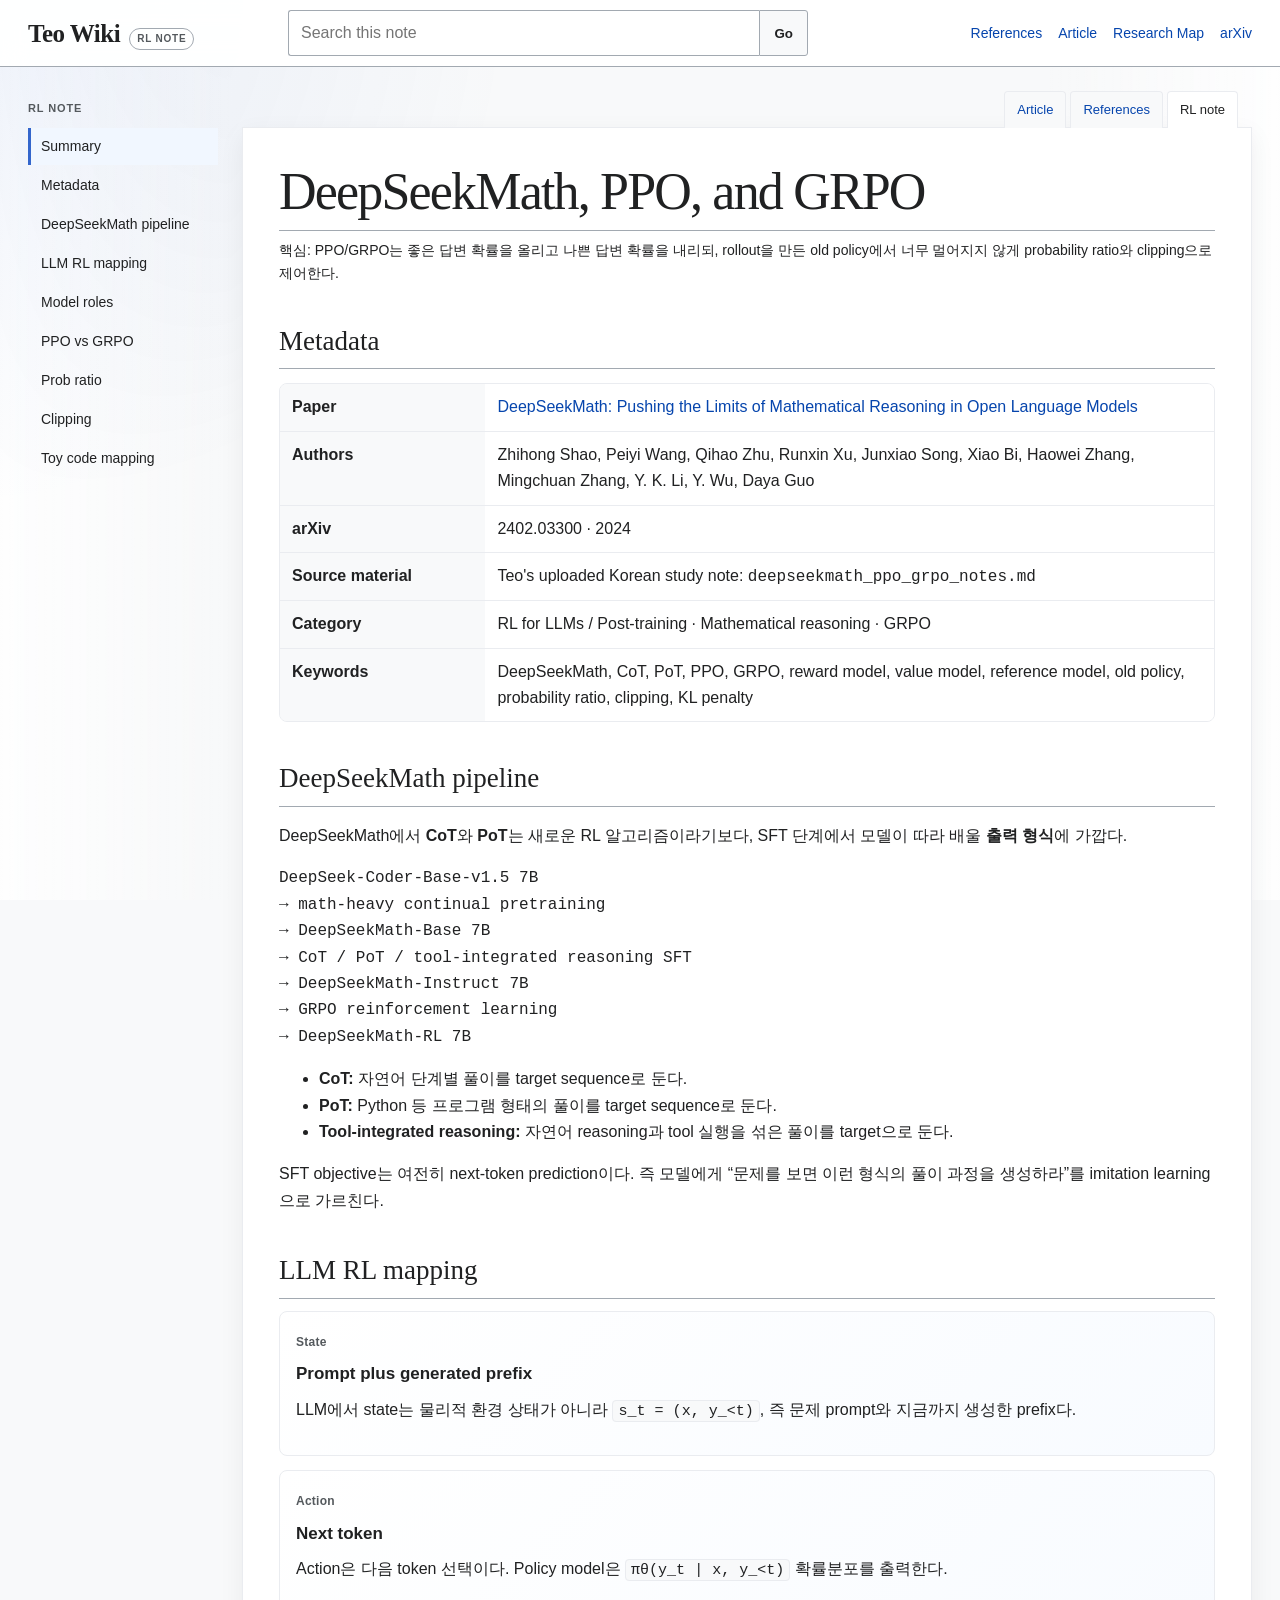
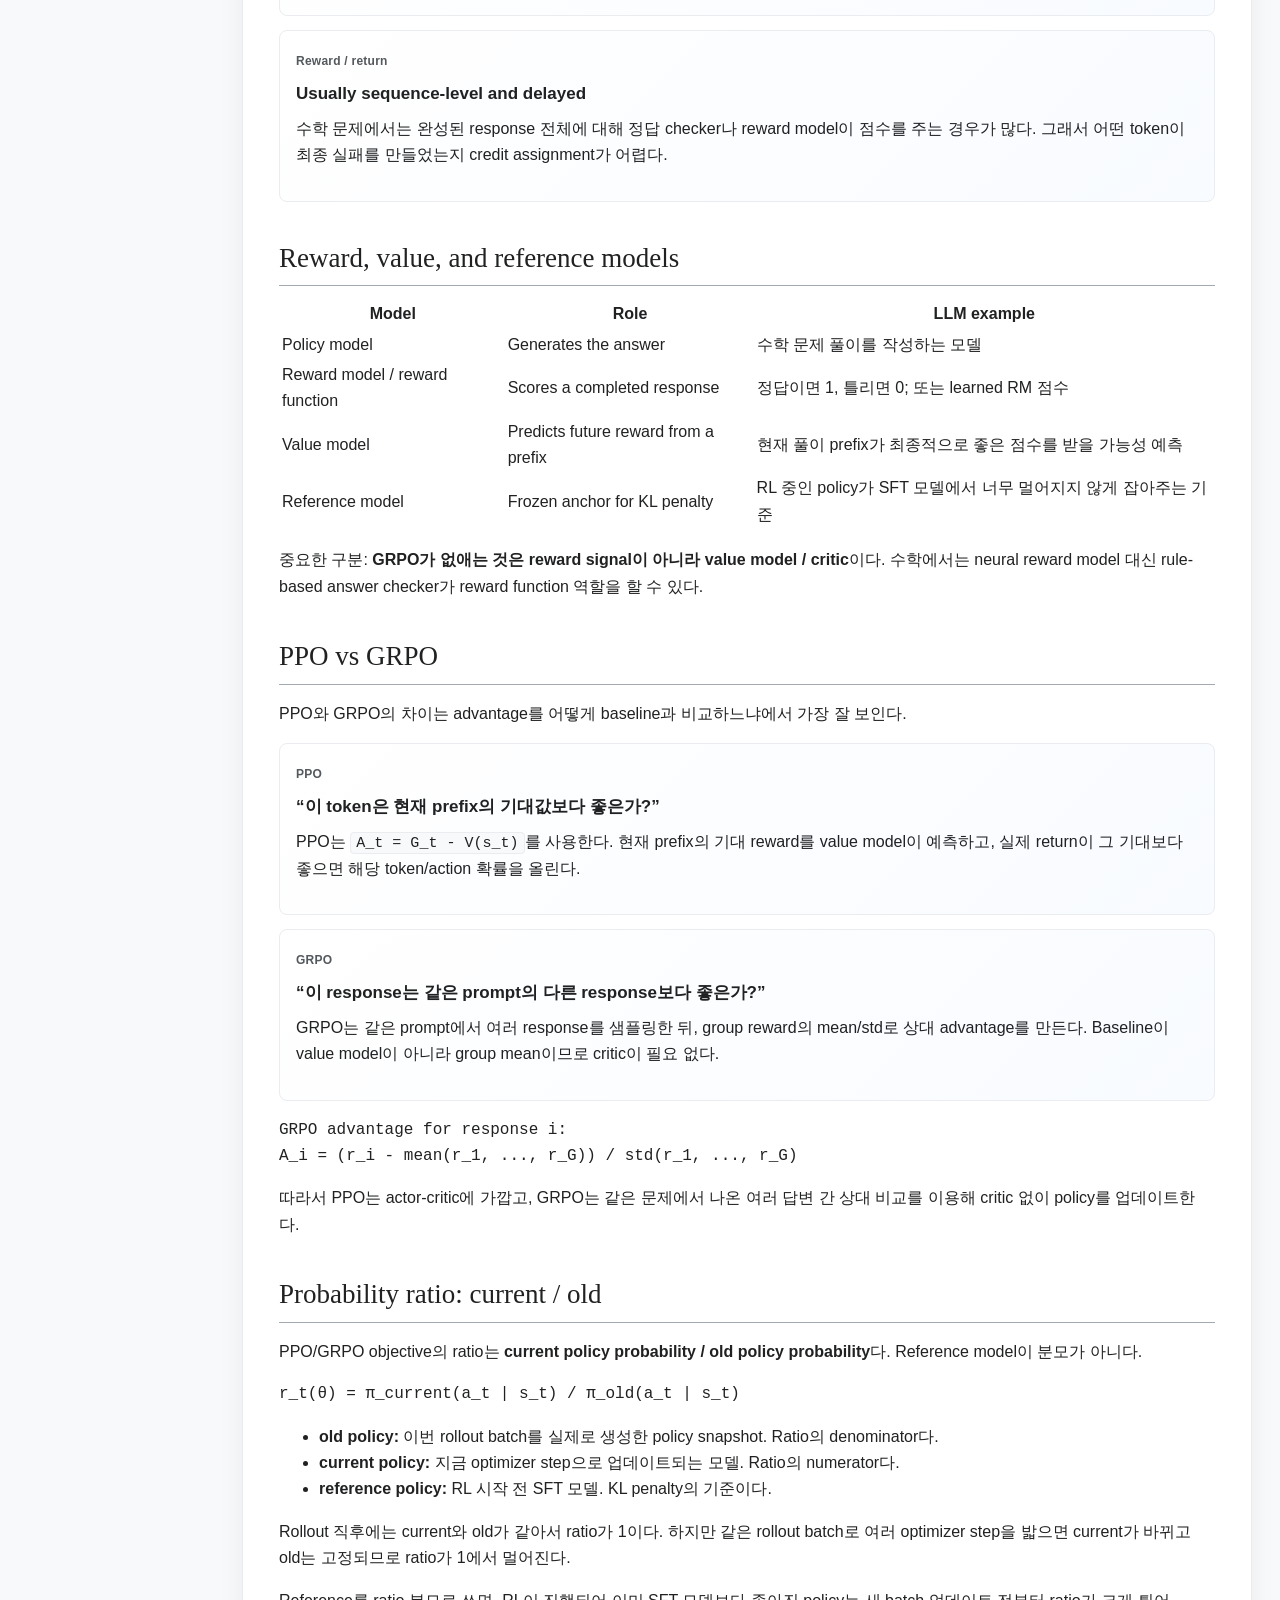
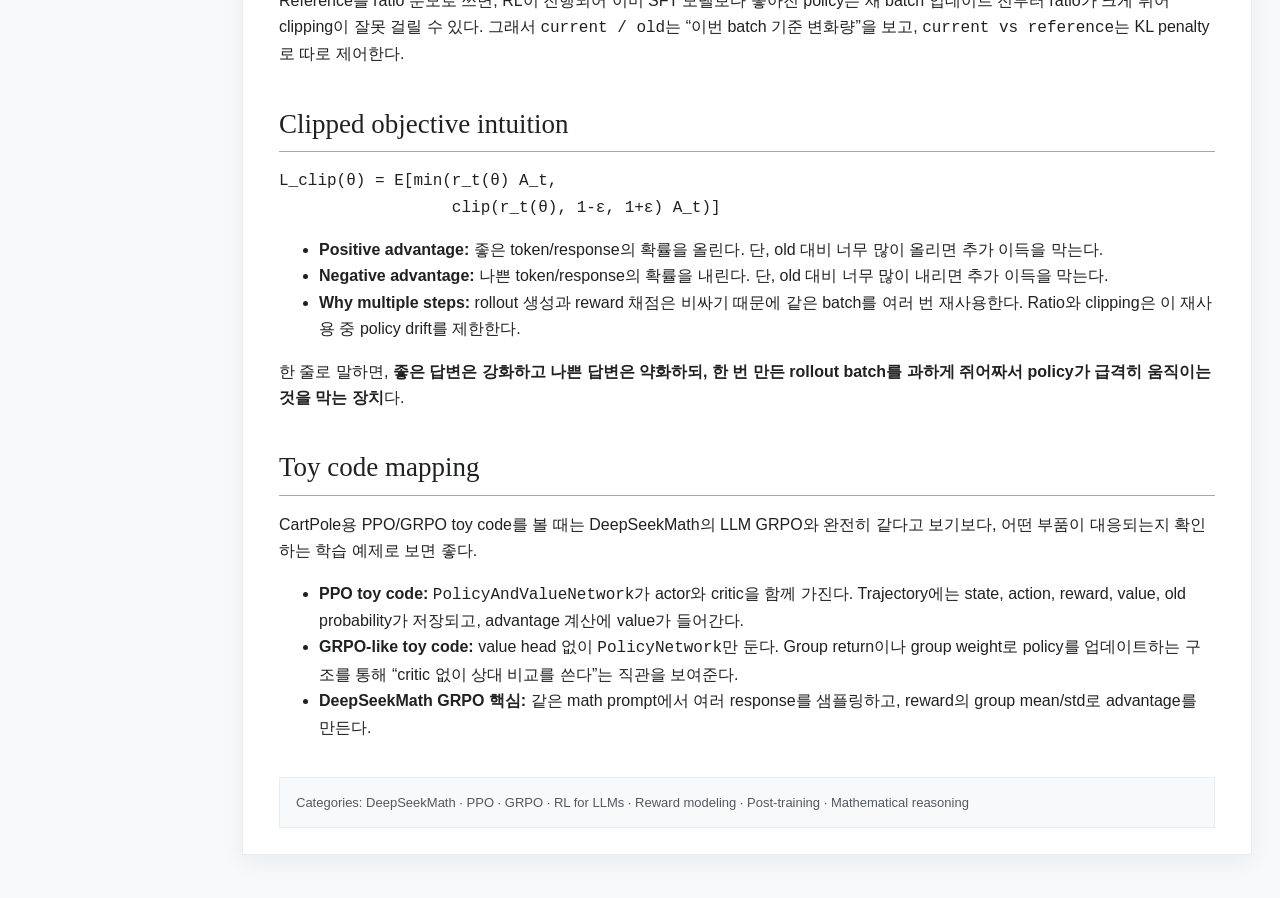
<file: teo-wiki/references/deepseekmath-ppo-grpo/index.html>
<!DOCTYPE html>
<html lang="en">
  <head>
    <meta charset="UTF-8">
    <meta name="viewport" content="width=device-width, initial-scale=1">
    <title>DeepSeekMath, PPO, and GRPO | Teo Wiki</title>
    <meta name="author" content="Yongjun Choi">
    <meta name="description" content="A compressed Teo Wiki study note on DeepSeekMath, PPO, GRPO, reward/value/reference models, probability ratios, and clipped policy optimization for LLMs.">
    <meta property="og:title" content="DeepSeekMath, PPO, and GRPO | Teo Wiki">
    <meta property="og:description" content="How CoT/PoT SFT, PPO, GRPO, reward models, value models, reference models, and probability ratios fit together in LLM RL.">
    <meta property="og:type" content="article">
    <meta property="og:url" content="https://beautifulchoi.github.io/teo-wiki/references/deepseekmath-ppo-grpo/">
    <link rel="shortcut icon" href="../../../images/favicon/favicon.ico" type="image/x-icon">
    <link rel="stylesheet" href="../../wiki.css">
  </head>
  <body>
    <header class="wiki-header">
      <a class="brand" href="../../" aria-label="Teo Wiki home">
        <span class="brand-title">Teo Wiki</span>
        <span class="brand-label">RL NOTE</span>
      </a>
      <form class="ask-form" id="askForm" role="search">
        <label class="sr-only" for="askInput">Search this note</label>
        <input id="askInput" type="search" placeholder="Search this note" autocomplete="off">
        <button type="submit">Go</button>
      </form>
      <nav class="top-links" aria-label="External links">
        <a href="../">References</a>
        <a href="../../">Article</a>
        <a href="../../research-map/">Research Map</a>
        <a href="https://arxiv.org/abs/2402.03300" target="_blank" rel="noopener">arXiv</a>
      </nav>
    </header>

    <div class="wiki-shell">
      <aside class="sidebar" aria-label="RL note navigation">
        <p class="sidebar-kicker">RL note</p>
        <a href="#summary">Summary</a>
        <a href="#metadata">Metadata</a>
        <a href="#pipeline">DeepSeekMath pipeline</a>
        <a href="#llm-rl-mapping">LLM RL mapping</a>
        <a href="#models">Model roles</a>
        <a href="#ppo-grpo">PPO vs GRPO</a>
        <a href="#prob-ratio">Prob ratio</a>
        <a href="#clipping">Clipping</a>
        <a href="#toy-code">Toy code mapping</a>
      </aside>

      <main class="page-main">
        <div class="article-tabs" aria-label="Article actions">
          <a href="../../">Article</a>
          <a href="../">References</a>
          <a class="active" href="#summary">RL note</a>
        </div>

        <article class="article">
          <h1 id="summary">DeepSeekMath, PPO, and GRPO</h1>
          <p class="subtitle">핵심: PPO/GRPO는 좋은 답변 확률을 올리고 나쁜 답변 확률을 내리되, rollout을 만든 old policy에서 너무 멀어지지 않게 probability ratio와 clipping으로 제어한다.</p>

          <section id="metadata">
            <h2>Metadata</h2>
            <dl class="fact-list">
              <dt>Paper</dt>
              <dd><a href="https://arxiv.org/abs/2402.03300" target="_blank" rel="noopener">DeepSeekMath: Pushing the Limits of Mathematical Reasoning in Open Language Models</a></dd>
              <dt>Authors</dt>
              <dd>Zhihong Shao, Peiyi Wang, Qihao Zhu, Runxin Xu, Junxiao Song, Xiao Bi, Haowei Zhang, Mingchuan Zhang, Y. K. Li, Y. Wu, Daya Guo</dd>
              <dt>arXiv</dt>
              <dd>2402.03300 · 2024</dd>
              <dt>Source material</dt>
              <dd>Teo's uploaded Korean study note: <code>deepseekmath_ppo_grpo_notes.md</code></dd>
              <dt>Category</dt>
              <dd>RL for LLMs / Post-training · Mathematical reasoning · GRPO</dd>
              <dt>Keywords</dt>
              <dd>DeepSeekMath, CoT, PoT, PPO, GRPO, reward model, value model, reference model, old policy, probability ratio, clipping, KL penalty</dd>
            </dl>
          </section>

          <section id="pipeline">
            <h2>DeepSeekMath pipeline</h2>
            <p>DeepSeekMath에서 <strong>CoT</strong>와 <strong>PoT</strong>는 새로운 RL 알고리즘이라기보다, SFT 단계에서 모델이 따라 배울 <strong>출력 형식</strong>에 가깝다.</p>
            <pre><code>DeepSeek-Coder-Base-v1.5 7B
→ math-heavy continual pretraining
→ DeepSeekMath-Base 7B
→ CoT / PoT / tool-integrated reasoning SFT
→ DeepSeekMath-Instruct 7B
→ GRPO reinforcement learning
→ DeepSeekMath-RL 7B</code></pre>
            <ul>
              <li><strong>CoT:</strong> 자연어 단계별 풀이를 target sequence로 둔다.</li>
              <li><strong>PoT:</strong> Python 등 프로그램 형태의 풀이를 target sequence로 둔다.</li>
              <li><strong>Tool-integrated reasoning:</strong> 자연어 reasoning과 tool 실행을 섞은 풀이를 target으로 둔다.</li>
            </ul>
            <p>SFT objective는 여전히 next-token prediction이다. 즉 모델에게 “문제를 보면 이런 형식의 풀이 과정을 생성하라”를 imitation learning으로 가르친다.</p>
          </section>

          <section id="llm-rl-mapping">
            <h2>LLM RL mapping</h2>
            <div class="reference-list">
              <article class="reference-card">
                <span class="tag">State</span>
                <h3>Prompt plus generated prefix</h3>
                <p>LLM에서 state는 물리적 환경 상태가 아니라 <code>s_t = (x, y_&lt;t)</code>, 즉 문제 prompt와 지금까지 생성한 prefix다.</p>
              </article>
              <article class="reference-card">
                <span class="tag">Action</span>
                <h3>Next token</h3>
                <p>Action은 다음 token 선택이다. Policy model은 <code>πθ(y_t | x, y_&lt;t)</code> 확률분포를 출력한다.</p>
              </article>
              <article class="reference-card">
                <span class="tag">Reward / return</span>
                <h3>Usually sequence-level and delayed</h3>
                <p>수학 문제에서는 완성된 response 전체에 대해 정답 checker나 reward model이 점수를 주는 경우가 많다. 그래서 어떤 token이 최종 실패를 만들었는지 credit assignment가 어렵다.</p>
              </article>
            </div>
          </section>

          <section id="models">
            <h2>Reward, value, and reference models</h2>
            <table>
              <thead>
                <tr>
                  <th>Model</th>
                  <th>Role</th>
                  <th>LLM example</th>
                </tr>
              </thead>
              <tbody>
                <tr>
                  <td>Policy model</td>
                  <td>Generates the answer</td>
                  <td>수학 문제 풀이를 작성하는 모델</td>
                </tr>
                <tr>
                  <td>Reward model / reward function</td>
                  <td>Scores a completed response</td>
                  <td>정답이면 1, 틀리면 0; 또는 learned RM 점수</td>
                </tr>
                <tr>
                  <td>Value model</td>
                  <td>Predicts future reward from a prefix</td>
                  <td>현재 풀이 prefix가 최종적으로 좋은 점수를 받을 가능성 예측</td>
                </tr>
                <tr>
                  <td>Reference model</td>
                  <td>Frozen anchor for KL penalty</td>
                  <td>RL 중인 policy가 SFT 모델에서 너무 멀어지지 않게 잡아주는 기준</td>
                </tr>
              </tbody>
            </table>
            <p>중요한 구분: <strong>GRPO가 없애는 것은 reward signal이 아니라 value model / critic</strong>이다. 수학에서는 neural reward model 대신 rule-based answer checker가 reward function 역할을 할 수 있다.</p>
          </section>

          <section id="ppo-grpo">
            <h2>PPO vs GRPO</h2>
            <p>PPO와 GRPO의 차이는 advantage를 어떻게 baseline과 비교하느냐에서 가장 잘 보인다.</p>
            <div class="reference-list">
              <article class="reference-card">
                <span class="tag">PPO</span>
                <h3>“이 token은 현재 prefix의 기대값보다 좋은가?”</h3>
                <p>PPO는 <code>A_t = G_t - V(s_t)</code>를 사용한다. 현재 prefix의 기대 reward를 value model이 예측하고, 실제 return이 그 기대보다 좋으면 해당 token/action 확률을 올린다.</p>
              </article>
              <article class="reference-card">
                <span class="tag">GRPO</span>
                <h3>“이 response는 같은 prompt의 다른 response보다 좋은가?”</h3>
                <p>GRPO는 같은 prompt에서 여러 response를 샘플링한 뒤, group reward의 mean/std로 상대 advantage를 만든다. Baseline이 value model이 아니라 group mean이므로 critic이 필요 없다.</p>
              </article>
            </div>
            <pre><code>GRPO advantage for response i:
A_i = (r_i - mean(r_1, ..., r_G)) / std(r_1, ..., r_G)</code></pre>
            <p>따라서 PPO는 actor-critic에 가깝고, GRPO는 같은 문제에서 나온 여러 답변 간 상대 비교를 이용해 critic 없이 policy를 업데이트한다.</p>
          </section>

          <section id="prob-ratio">
            <h2>Probability ratio: current / old</h2>
            <p>PPO/GRPO objective의 ratio는 <strong>current policy probability / old policy probability</strong>다. Reference model이 분모가 아니다.</p>
            <pre><code>r_t(θ) = π_current(a_t | s_t) / π_old(a_t | s_t)</code></pre>
            <ul>
              <li><strong>old policy:</strong> 이번 rollout batch를 실제로 생성한 policy snapshot. Ratio의 denominator다.</li>
              <li><strong>current policy:</strong> 지금 optimizer step으로 업데이트되는 모델. Ratio의 numerator다.</li>
              <li><strong>reference policy:</strong> RL 시작 전 SFT 모델. KL penalty의 기준이다.</li>
            </ul>
            <p>Rollout 직후에는 current와 old가 같아서 ratio가 1이다. 하지만 같은 rollout batch로 여러 optimizer step을 밟으면 current가 바뀌고 old는 고정되므로 ratio가 1에서 멀어진다.</p>
            <p>Reference를 ratio 분모로 쓰면, RL이 진행되어 이미 SFT 모델보다 좋아진 policy는 새 batch 업데이트 전부터 ratio가 크게 튀어 clipping이 잘못 걸릴 수 있다. 그래서 <code>current / old</code>는 “이번 batch 기준 변화량”을 보고, <code>current vs reference</code>는 KL penalty로 따로 제어한다.</p>
          </section>

          <section id="clipping">
            <h2>Clipped objective intuition</h2>
            <pre><code>L_clip(θ) = E[min(r_t(θ) A_t,
                  clip(r_t(θ), 1-ε, 1+ε) A_t)]</code></pre>
            <ul>
              <li><strong>Positive advantage:</strong> 좋은 token/response의 확률을 올린다. 단, old 대비 너무 많이 올리면 추가 이득을 막는다.</li>
              <li><strong>Negative advantage:</strong> 나쁜 token/response의 확률을 내린다. 단, old 대비 너무 많이 내리면 추가 이득을 막는다.</li>
              <li><strong>Why multiple steps:</strong> rollout 생성과 reward 채점은 비싸기 때문에 같은 batch를 여러 번 재사용한다. Ratio와 clipping은 이 재사용 중 policy drift를 제한한다.</li>
            </ul>
            <p>한 줄로 말하면, <strong>좋은 답변은 강화하고 나쁜 답변은 약화하되, 한 번 만든 rollout batch를 과하게 쥐어짜서 policy가 급격히 움직이는 것을 막는 장치</strong>다.</p>
          </section>

          <section id="toy-code">
            <h2>Toy code mapping</h2>
            <p>CartPole용 PPO/GRPO toy code를 볼 때는 DeepSeekMath의 LLM GRPO와 완전히 같다고 보기보다, 어떤 부품이 대응되는지 확인하는 학습 예제로 보면 좋다.</p>
            <ul>
              <li><strong>PPO toy code:</strong> <code>PolicyAndValueNetwork</code>가 actor와 critic을 함께 가진다. Trajectory에는 state, action, reward, value, old probability가 저장되고, advantage 계산에 value가 들어간다.</li>
              <li><strong>GRPO-like toy code:</strong> value head 없이 <code>PolicyNetwork</code>만 둔다. Group return이나 group weight로 policy를 업데이트하는 구조를 통해 “critic 없이 상대 비교를 쓴다”는 직관을 보여준다.</li>
              <li><strong>DeepSeekMath GRPO 핵심:</strong> 같은 math prompt에서 여러 response를 샘플링하고, reward의 group mean/std로 advantage를 만든다.</li>
            </ul>
          </section>

          <footer class="category-footer">
            Categories: DeepSeekMath · PPO · GRPO · RL for LLMs · Reward modeling · Post-training · Mathematical reasoning
          </footer>
        </article>
      </main>
    </div>

    <script src="../../wiki.js"></script>
  </body>
</html>
</file>
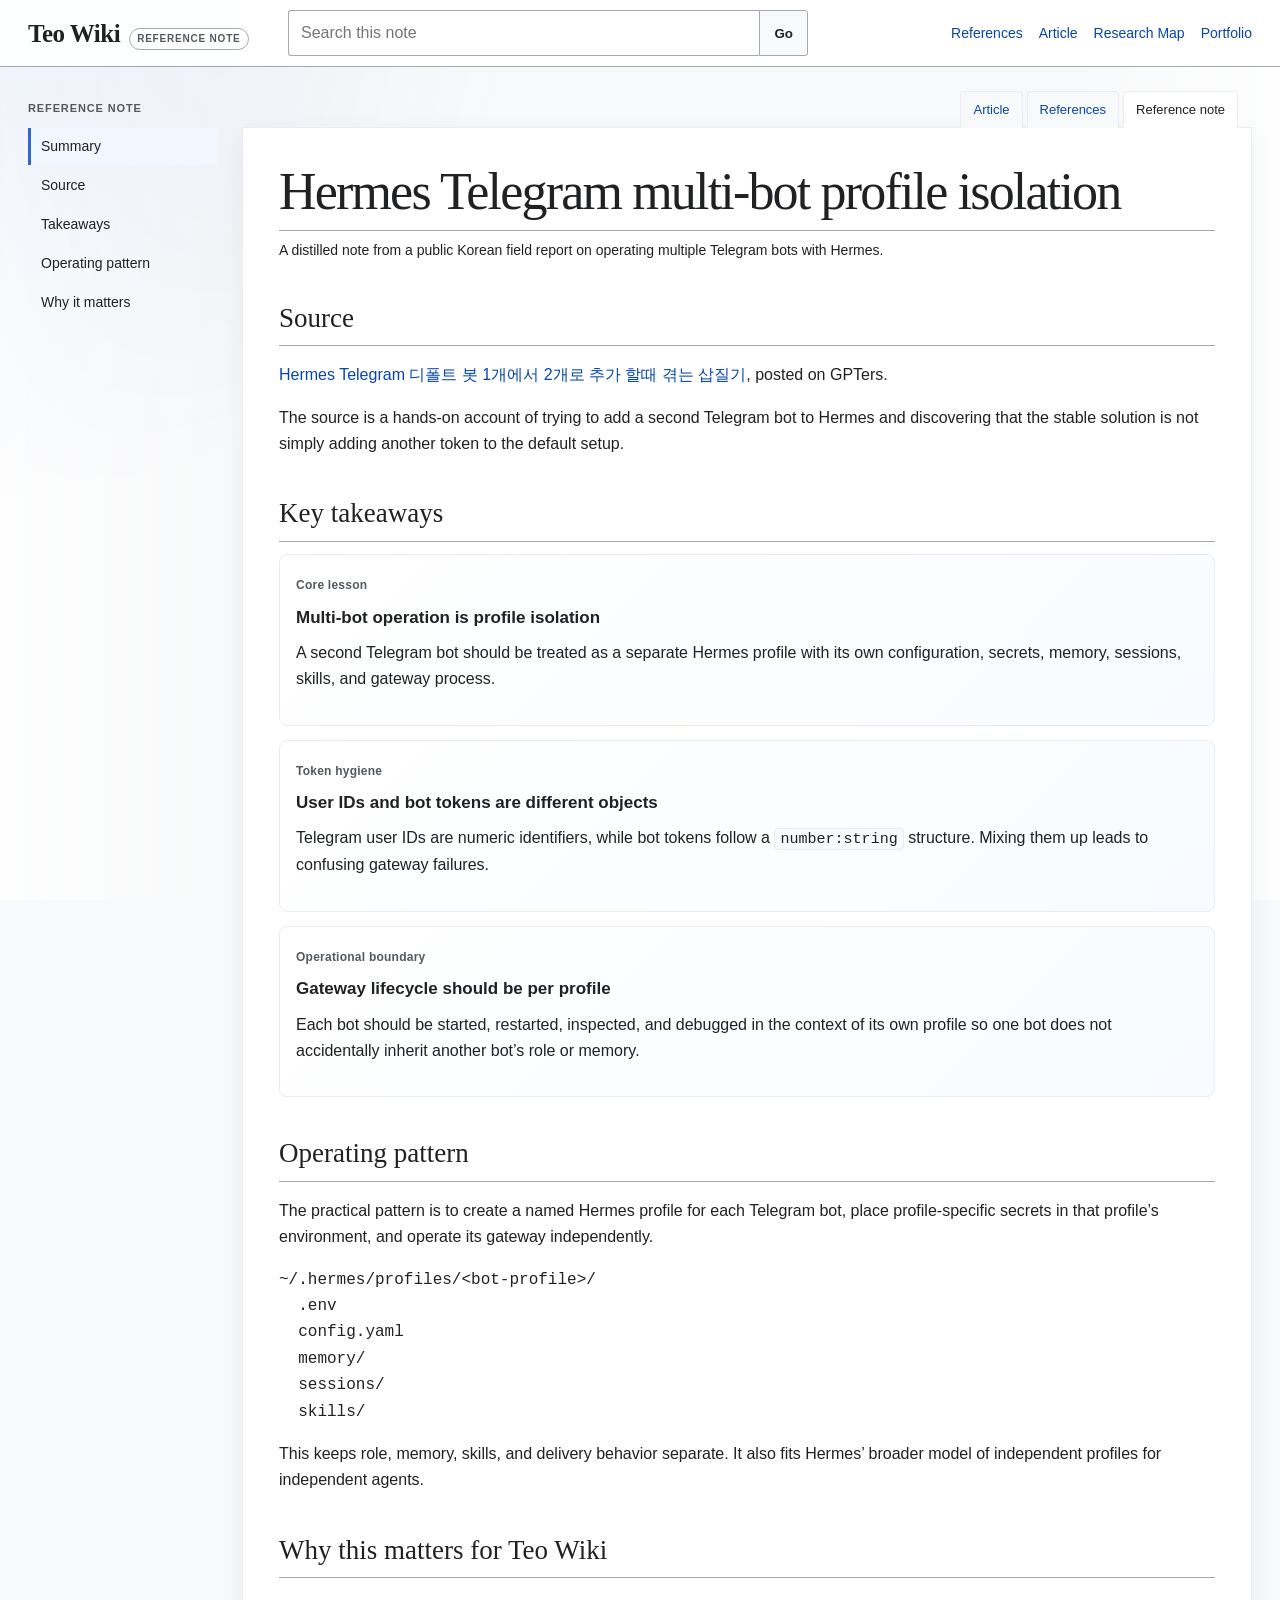
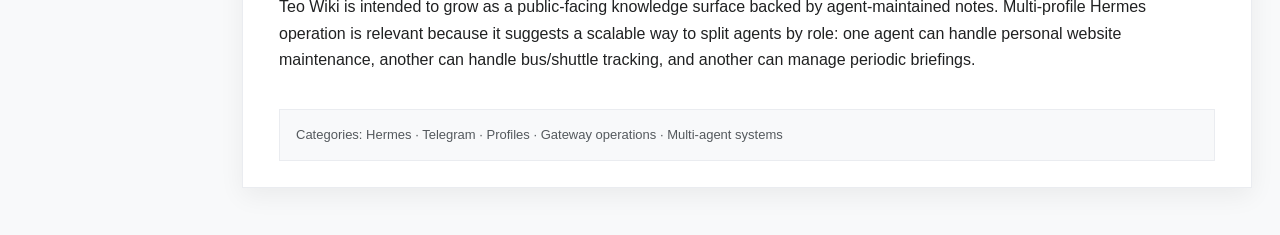
<file: teo-wiki/references/hermes-telegram-multi-bot/index.html>
<!DOCTYPE html>
<html lang="en">
  <head>
    <meta charset="UTF-8">
    <meta name="viewport" content="width=device-width, initial-scale=1">
    <title>Hermes Telegram Multi-Bot Profile Isolation | Teo Wiki</title>
    <meta name="author" content="Yongjun Choi">
    <meta name="description" content="A Teo Wiki reference note about running multiple Telegram bots with Hermes using profile and gateway isolation.">
    <meta property="og:title" content="Hermes Telegram Multi-Bot Profile Isolation | Teo Wiki">
    <meta property="og:description" content="A distilled public note about why Hermes Telegram multi-bot operation needs profile and gateway isolation.">
    <meta property="og:type" content="article">
    <meta property="og:url" content="https://beautifulchoi.github.io/teo-wiki/references/hermes-telegram-multi-bot/">
    <link rel="shortcut icon" href="../../../images/favicon/favicon.ico" type="image/x-icon">
    <link rel="stylesheet" href="../../wiki.css">
  </head>
  <body>
    <header class="wiki-header">
      <a class="brand" href="../../" aria-label="Teo Wiki home">
        <span class="brand-title">Teo Wiki</span>
        <span class="brand-label">REFERENCE NOTE</span>
      </a>
      <form class="ask-form" id="askForm" role="search">
        <label class="sr-only" for="askInput">Search this note</label>
        <input id="askInput" type="search" placeholder="Search this note" autocomplete="off">
        <button type="submit">Go</button>
      </form>
      <nav class="top-links" aria-label="External links">
        <a href="../">References</a>
        <a href="../../">Article</a>
        <a href="../../research-map/">Research Map</a>
        <a href="../../../">Portfolio</a>
      </nav>
    </header>

    <div class="wiki-shell">
      <aside class="sidebar" aria-label="Reference navigation">
        <p class="sidebar-kicker">Reference note</p>
        <a href="#summary">Summary</a>
        <a href="#source">Source</a>
        <a href="#takeaways">Takeaways</a>
        <a href="#operating-pattern">Operating pattern</a>
        <a href="#why-it-matters">Why it matters</a>
      </aside>

      <main class="page-main">
        <div class="article-tabs" aria-label="Article actions">
          <a href="../../">Article</a>
          <a href="../">References</a>
          <a class="active" href="#summary">Reference note</a>
        </div>

        <article class="article">
          <h1 id="summary">Hermes Telegram multi-bot profile isolation</h1>
          <p class="subtitle">A distilled note from a public Korean field report on operating multiple Telegram bots with Hermes.</p>

          <section id="source">
            <h2>Source</h2>
            <p><a href="https://www.gpters.org/nocode/post/hermes-telegram-struggle-experienced-BfNNPcfgkAFlkIQ" target="_blank" rel="noopener">Hermes Telegram 디폴트 봇 1개에서 2개로 추가 할때 겪는 삽질기</a>, posted on GPTers.</p>
            <p>The source is a hands-on account of trying to add a second Telegram bot to Hermes and discovering that the stable solution is not simply adding another token to the default setup.</p>
          </section>

          <section id="takeaways">
            <h2>Key takeaways</h2>
            <div class="reference-list">
              <article class="reference-card">
                <span class="tag">Core lesson</span>
                <h3>Multi-bot operation is profile isolation</h3>
                <p>A second Telegram bot should be treated as a separate Hermes profile with its own configuration, secrets, memory, sessions, skills, and gateway process.</p>
              </article>
              <article class="reference-card">
                <span class="tag">Token hygiene</span>
                <h3>User IDs and bot tokens are different objects</h3>
                <p>Telegram user IDs are numeric identifiers, while bot tokens follow a <code>number:string</code> structure. Mixing them up leads to confusing gateway failures.</p>
              </article>
              <article class="reference-card">
                <span class="tag">Operational boundary</span>
                <h3>Gateway lifecycle should be per profile</h3>
                <p>Each bot should be started, restarted, inspected, and debugged in the context of its own profile so one bot does not accidentally inherit another bot’s role or memory.</p>
              </article>
            </div>
          </section>

          <section id="operating-pattern">
            <h2>Operating pattern</h2>
            <p>The practical pattern is to create a named Hermes profile for each Telegram bot, place profile-specific secrets in that profile’s environment, and operate its gateway independently.</p>
            <pre><code>~/.hermes/profiles/&lt;bot-profile&gt;/
  .env
  config.yaml
  memory/
  sessions/
  skills/</code></pre>
            <p>This keeps role, memory, skills, and delivery behavior separate. It also fits Hermes’ broader model of independent profiles for independent agents.</p>
          </section>

          <section id="why-it-matters">
            <h2>Why this matters for Teo Wiki</h2>
            <p>Teo Wiki is intended to grow as a public-facing knowledge surface backed by agent-maintained notes. Multi-profile Hermes operation is relevant because it suggests a scalable way to split agents by role: one agent can handle personal website maintenance, another can handle bus/shuttle tracking, and another can manage periodic briefings.</p>
          </section>

          <footer class="category-footer">
            Categories: Hermes · Telegram · Profiles · Gateway operations · Multi-agent systems
          </footer>
        </article>
      </main>
    </div>

    <script src="../../wiki.js"></script>
  </body>
</html>
</file>
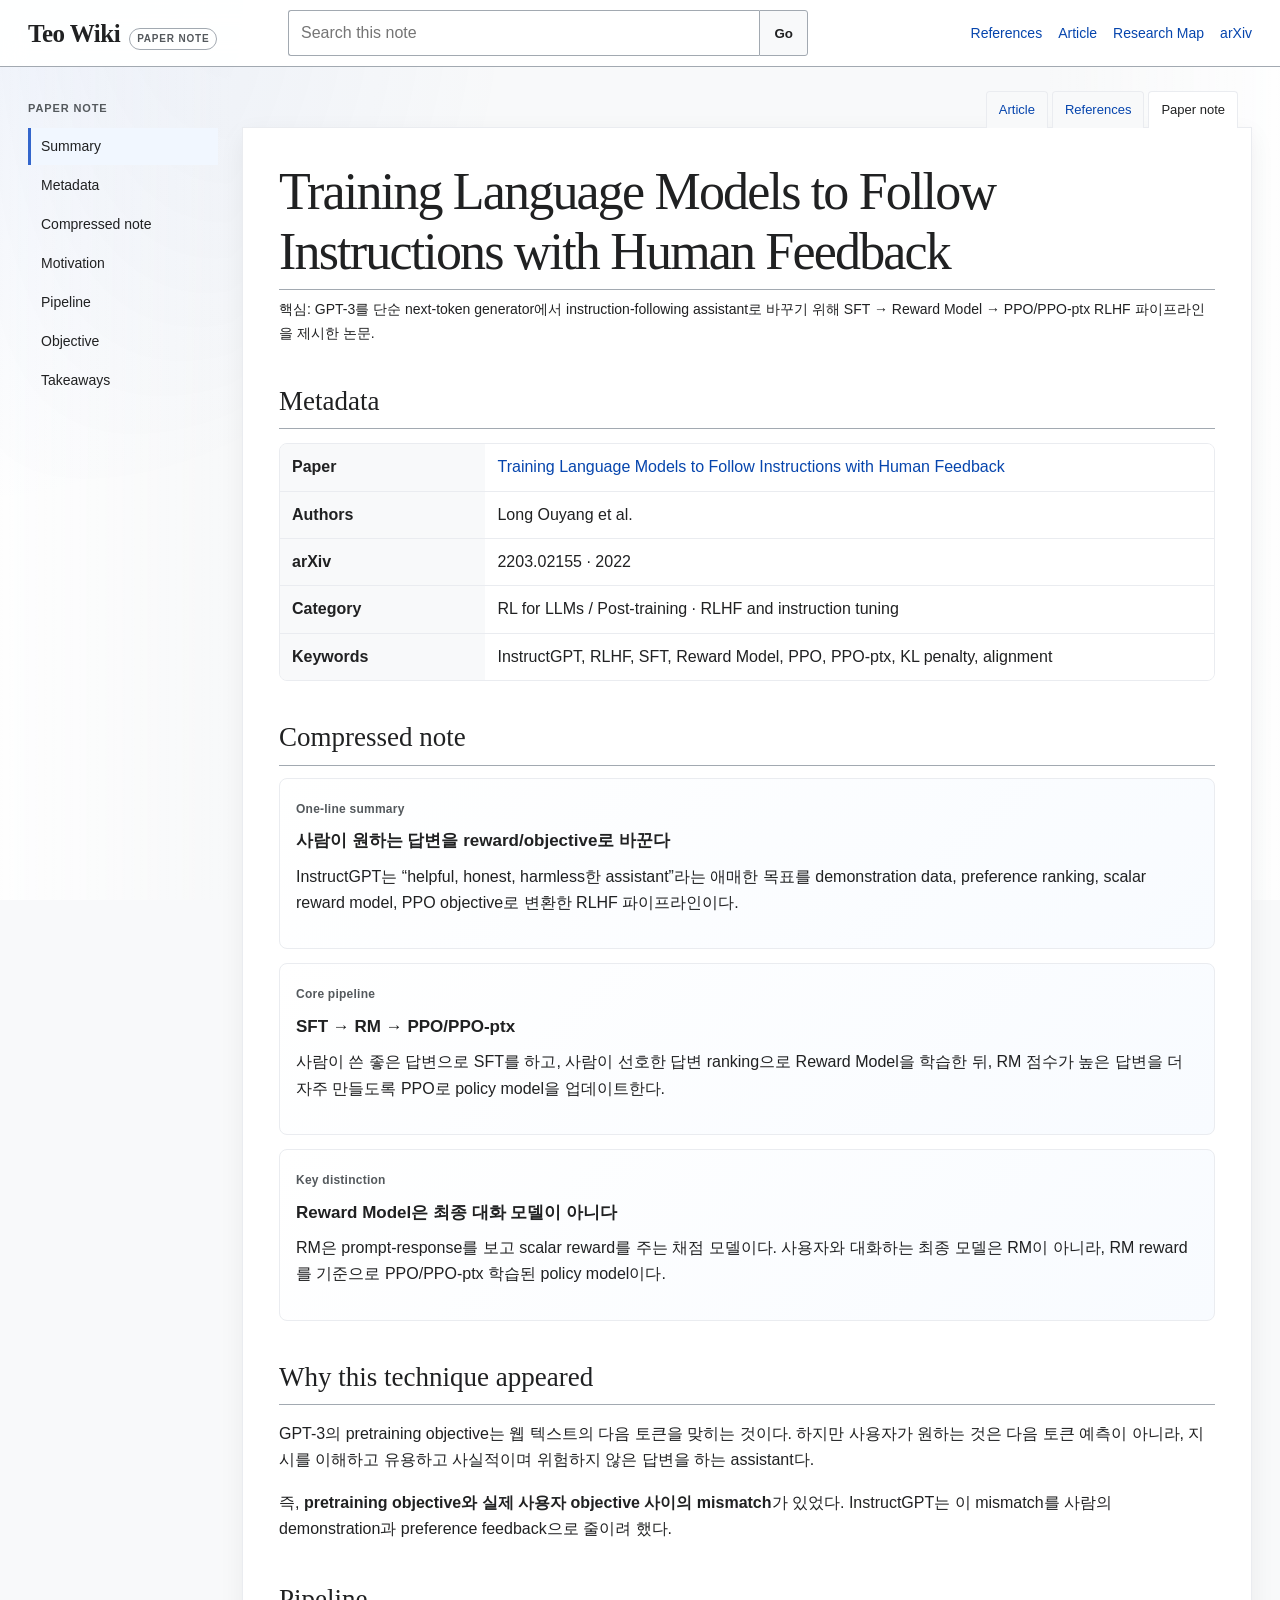
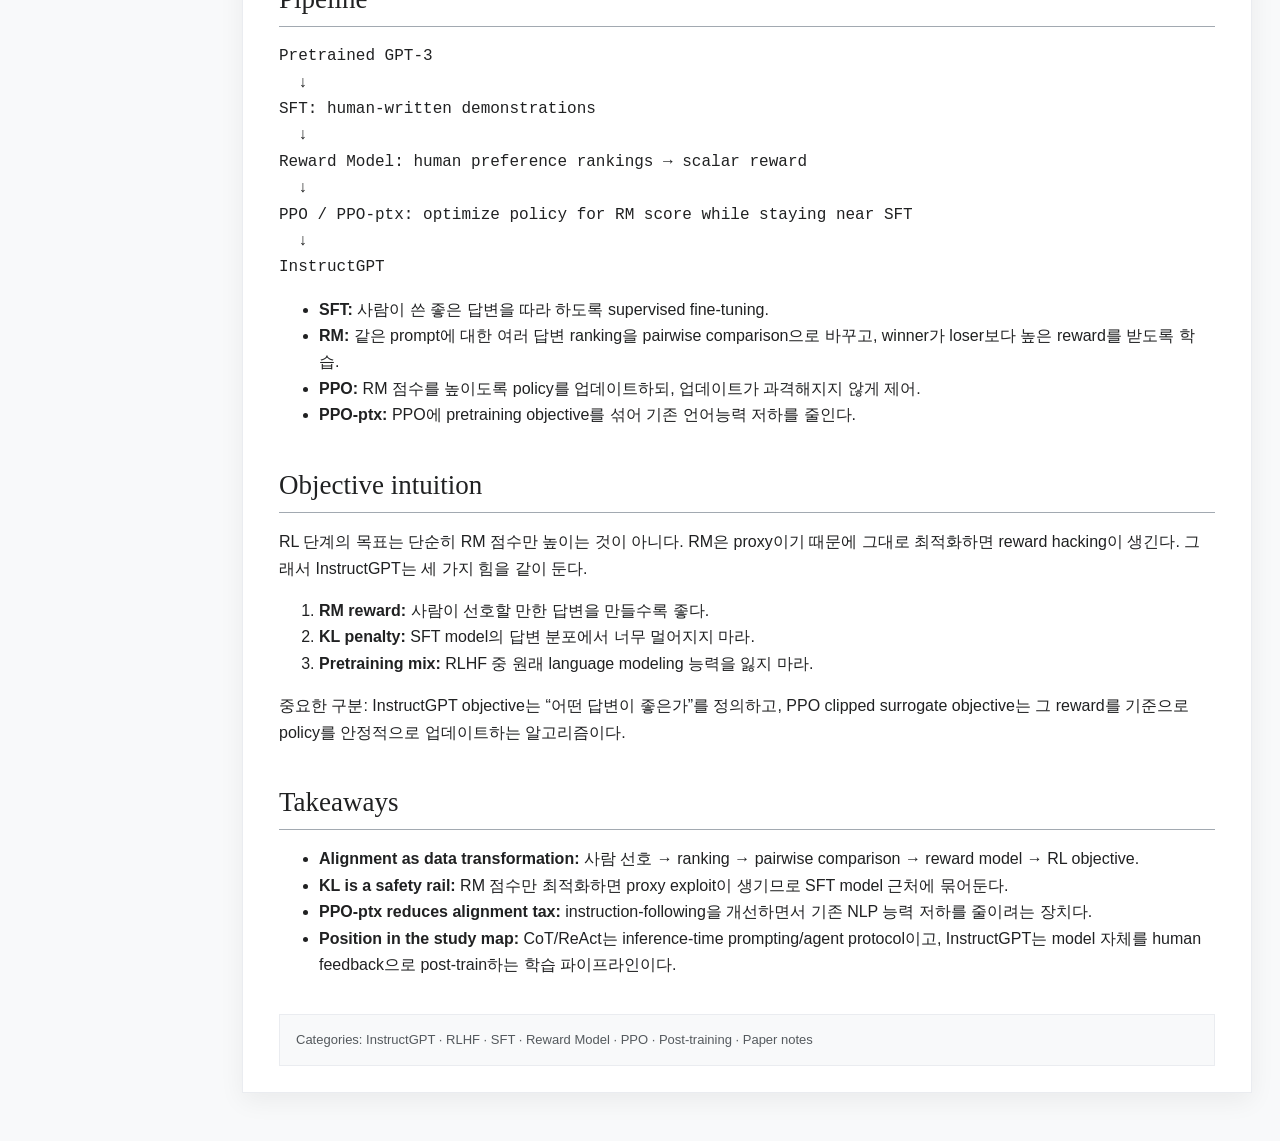
<file: teo-wiki/references/instructgpt-rlhf/index.html>
<!DOCTYPE html>
<html lang="en">
  <head>
    <meta charset="UTF-8">
    <meta name="viewport" content="width=device-width, initial-scale=1">
    <title>InstructGPT and RLHF | Teo Wiki</title>
    <meta name="author" content="Yongjun Choi">
    <meta name="description" content="A compressed Teo Wiki study note on InstructGPT and RLHF.">
    <meta property="og:title" content="InstructGPT and RLHF | Teo Wiki">
    <meta property="og:description" content="Core motivation, SFT-RM-PPO pipeline, and why InstructGPT matters for RLHF and LLM post-training.">
    <meta property="og:type" content="article">
    <meta property="og:url" content="https://beautifulchoi.github.io/teo-wiki/references/instructgpt-rlhf/">
    <link rel="shortcut icon" href="../../../images/favicon/favicon.ico" type="image/x-icon">
    <link rel="stylesheet" href="../../wiki.css">
  </head>
  <body>
    <header class="wiki-header">
      <a class="brand" href="../../" aria-label="Teo Wiki home">
        <span class="brand-title">Teo Wiki</span>
        <span class="brand-label">PAPER NOTE</span>
      </a>
      <form class="ask-form" id="askForm" role="search">
        <label class="sr-only" for="askInput">Search this note</label>
        <input id="askInput" type="search" placeholder="Search this note" autocomplete="off">
        <button type="submit">Go</button>
      </form>
      <nav class="top-links" aria-label="External links">
        <a href="../">References</a>
        <a href="../../">Article</a>
        <a href="../../research-map/">Research Map</a>
        <a href="https://arxiv.org/abs/2203.02155" target="_blank" rel="noopener">arXiv</a>
      </nav>
    </header>

    <div class="wiki-shell">
      <aside class="sidebar" aria-label="Paper navigation">
        <p class="sidebar-kicker">Paper note</p>
        <a href="#summary">Summary</a>
        <a href="#metadata">Metadata</a>
        <a href="#compressed-note">Compressed note</a>
        <a href="#motivation">Motivation</a>
        <a href="#pipeline">Pipeline</a>
        <a href="#objective">Objective</a>
        <a href="#takeaways">Takeaways</a>
      </aside>

      <main class="page-main">
        <div class="article-tabs" aria-label="Article actions">
          <a href="../../">Article</a>
          <a href="../">References</a>
          <a class="active" href="#summary">Paper note</a>
        </div>

        <article class="article">
          <h1 id="summary">Training Language Models to Follow Instructions with Human Feedback</h1>
          <p class="subtitle">핵심: GPT-3를 단순 next-token generator에서 instruction-following assistant로 바꾸기 위해 SFT → Reward Model → PPO/PPO-ptx RLHF 파이프라인을 제시한 논문.</p>

          <section id="metadata">
            <h2>Metadata</h2>
            <dl class="fact-list">
              <dt>Paper</dt>
              <dd><a href="https://arxiv.org/abs/2203.02155" target="_blank" rel="noopener">Training Language Models to Follow Instructions with Human Feedback</a></dd>
              <dt>Authors</dt>
              <dd>Long Ouyang et al.</dd>
              <dt>arXiv</dt>
              <dd>2203.02155 · 2022</dd>
              <dt>Category</dt>
              <dd>RL for LLMs / Post-training · RLHF and instruction tuning</dd>
              <dt>Keywords</dt>
              <dd>InstructGPT, RLHF, SFT, Reward Model, PPO, PPO-ptx, KL penalty, alignment</dd>
            </dl>
          </section>

          <section id="compressed-note">
            <h2>Compressed note</h2>
            <div class="reference-list">
              <article class="reference-card">
                <span class="tag">One-line summary</span>
                <h3>사람이 원하는 답변을 reward/objective로 바꾼다</h3>
                <p>InstructGPT는 “helpful, honest, harmless한 assistant”라는 애매한 목표를 demonstration data, preference ranking, scalar reward model, PPO objective로 변환한 RLHF 파이프라인이다.</p>
              </article>
              <article class="reference-card">
                <span class="tag">Core pipeline</span>
                <h3>SFT → RM → PPO/PPO-ptx</h3>
                <p>사람이 쓴 좋은 답변으로 SFT를 하고, 사람이 선호한 답변 ranking으로 Reward Model을 학습한 뒤, RM 점수가 높은 답변을 더 자주 만들도록 PPO로 policy model을 업데이트한다.</p>
              </article>
              <article class="reference-card">
                <span class="tag">Key distinction</span>
                <h3>Reward Model은 최종 대화 모델이 아니다</h3>
                <p>RM은 prompt-response를 보고 scalar reward를 주는 채점 모델이다. 사용자와 대화하는 최종 모델은 RM이 아니라, RM reward를 기준으로 PPO/PPO-ptx 학습된 policy model이다.</p>
              </article>
            </div>
          </section>

          <section id="motivation">
            <h2>Why this technique appeared</h2>
            <p>GPT-3의 pretraining objective는 웹 텍스트의 다음 토큰을 맞히는 것이다. 하지만 사용자가 원하는 것은 다음 토큰 예측이 아니라, 지시를 이해하고 유용하고 사실적이며 위험하지 않은 답변을 하는 assistant다.</p>
            <p>즉, <strong>pretraining objective와 실제 사용자 objective 사이의 mismatch</strong>가 있었다. InstructGPT는 이 mismatch를 사람의 demonstration과 preference feedback으로 줄이려 했다.</p>
          </section>

          <section id="pipeline">
            <h2>Pipeline</h2>
            <pre><code>Pretrained GPT-3
  ↓
SFT: human-written demonstrations
  ↓
Reward Model: human preference rankings → scalar reward
  ↓
PPO / PPO-ptx: optimize policy for RM score while staying near SFT
  ↓
InstructGPT</code></pre>
            <ul>
              <li><strong>SFT:</strong> 사람이 쓴 좋은 답변을 따라 하도록 supervised fine-tuning.</li>
              <li><strong>RM:</strong> 같은 prompt에 대한 여러 답변 ranking을 pairwise comparison으로 바꾸고, winner가 loser보다 높은 reward를 받도록 학습.</li>
              <li><strong>PPO:</strong> RM 점수를 높이도록 policy를 업데이트하되, 업데이트가 과격해지지 않게 제어.</li>
              <li><strong>PPO-ptx:</strong> PPO에 pretraining objective를 섞어 기존 언어능력 저하를 줄인다.</li>
            </ul>
          </section>

          <section id="objective">
            <h2>Objective intuition</h2>
            <p>RL 단계의 목표는 단순히 RM 점수만 높이는 것이 아니다. RM은 proxy이기 때문에 그대로 최적화하면 reward hacking이 생긴다. 그래서 InstructGPT는 세 가지 힘을 같이 둔다.</p>
            <ol>
              <li><strong>RM reward:</strong> 사람이 선호할 만한 답변을 만들수록 좋다.</li>
              <li><strong>KL penalty:</strong> SFT model의 답변 분포에서 너무 멀어지지 마라.</li>
              <li><strong>Pretraining mix:</strong> RLHF 중 원래 language modeling 능력을 잃지 마라.</li>
            </ol>
            <p>중요한 구분: InstructGPT objective는 “어떤 답변이 좋은가”를 정의하고, PPO clipped surrogate objective는 그 reward를 기준으로 policy를 안정적으로 업데이트하는 알고리즘이다.</p>
          </section>

          <section id="takeaways">
            <h2>Takeaways</h2>
            <ul>
              <li><strong>Alignment as data transformation:</strong> 사람 선호 → ranking → pairwise comparison → reward model → RL objective.</li>
              <li><strong>KL is a safety rail:</strong> RM 점수만 최적화하면 proxy exploit이 생기므로 SFT model 근처에 묶어둔다.</li>
              <li><strong>PPO-ptx reduces alignment tax:</strong> instruction-following을 개선하면서 기존 NLP 능력 저하를 줄이려는 장치다.</li>
              <li><strong>Position in the study map:</strong> CoT/ReAct는 inference-time prompting/agent protocol이고, InstructGPT는 model 자체를 human feedback으로 post-train하는 학습 파이프라인이다.</li>
            </ul>
          </section>

          <footer class="category-footer">
            Categories: InstructGPT · RLHF · SFT · Reward Model · PPO · Post-training · Paper notes
          </footer>
        </article>
      </main>
    </div>

    <script src="../../wiki.js"></script>
  </body>
</html>
</file>
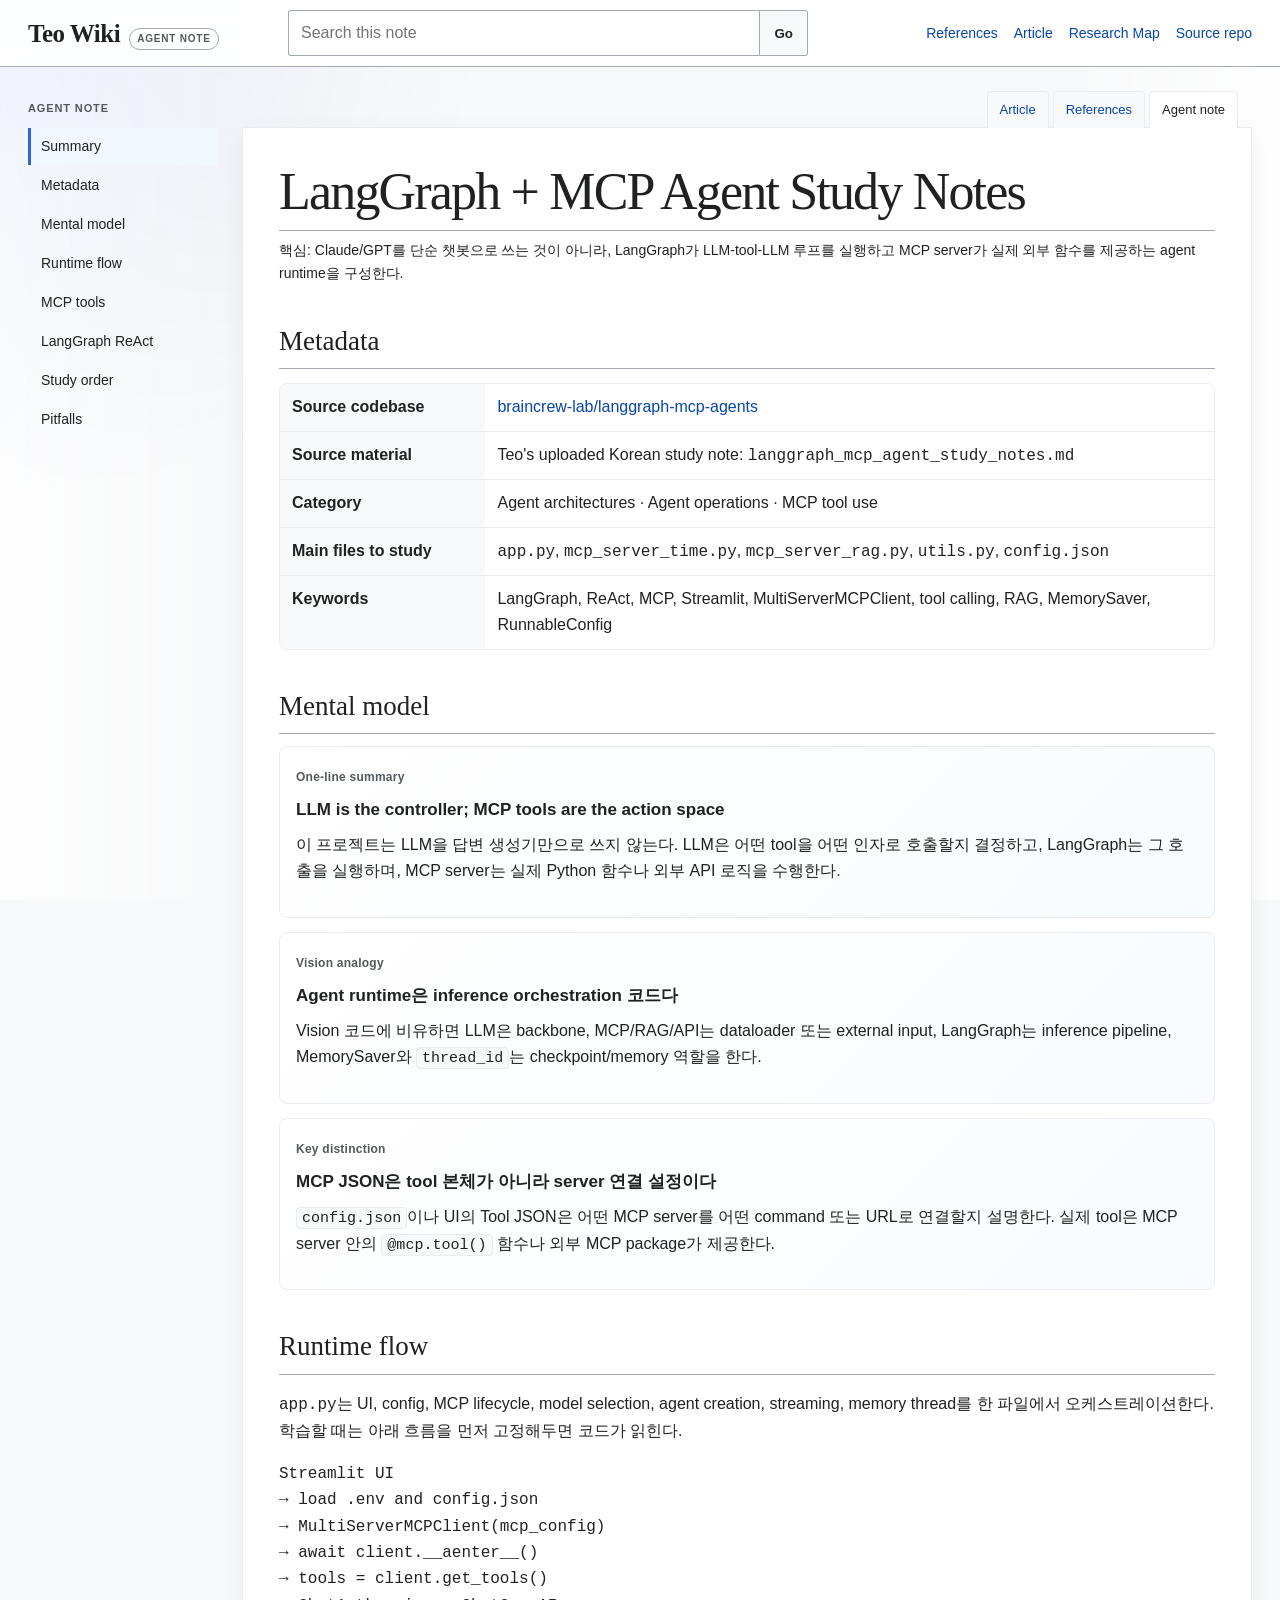
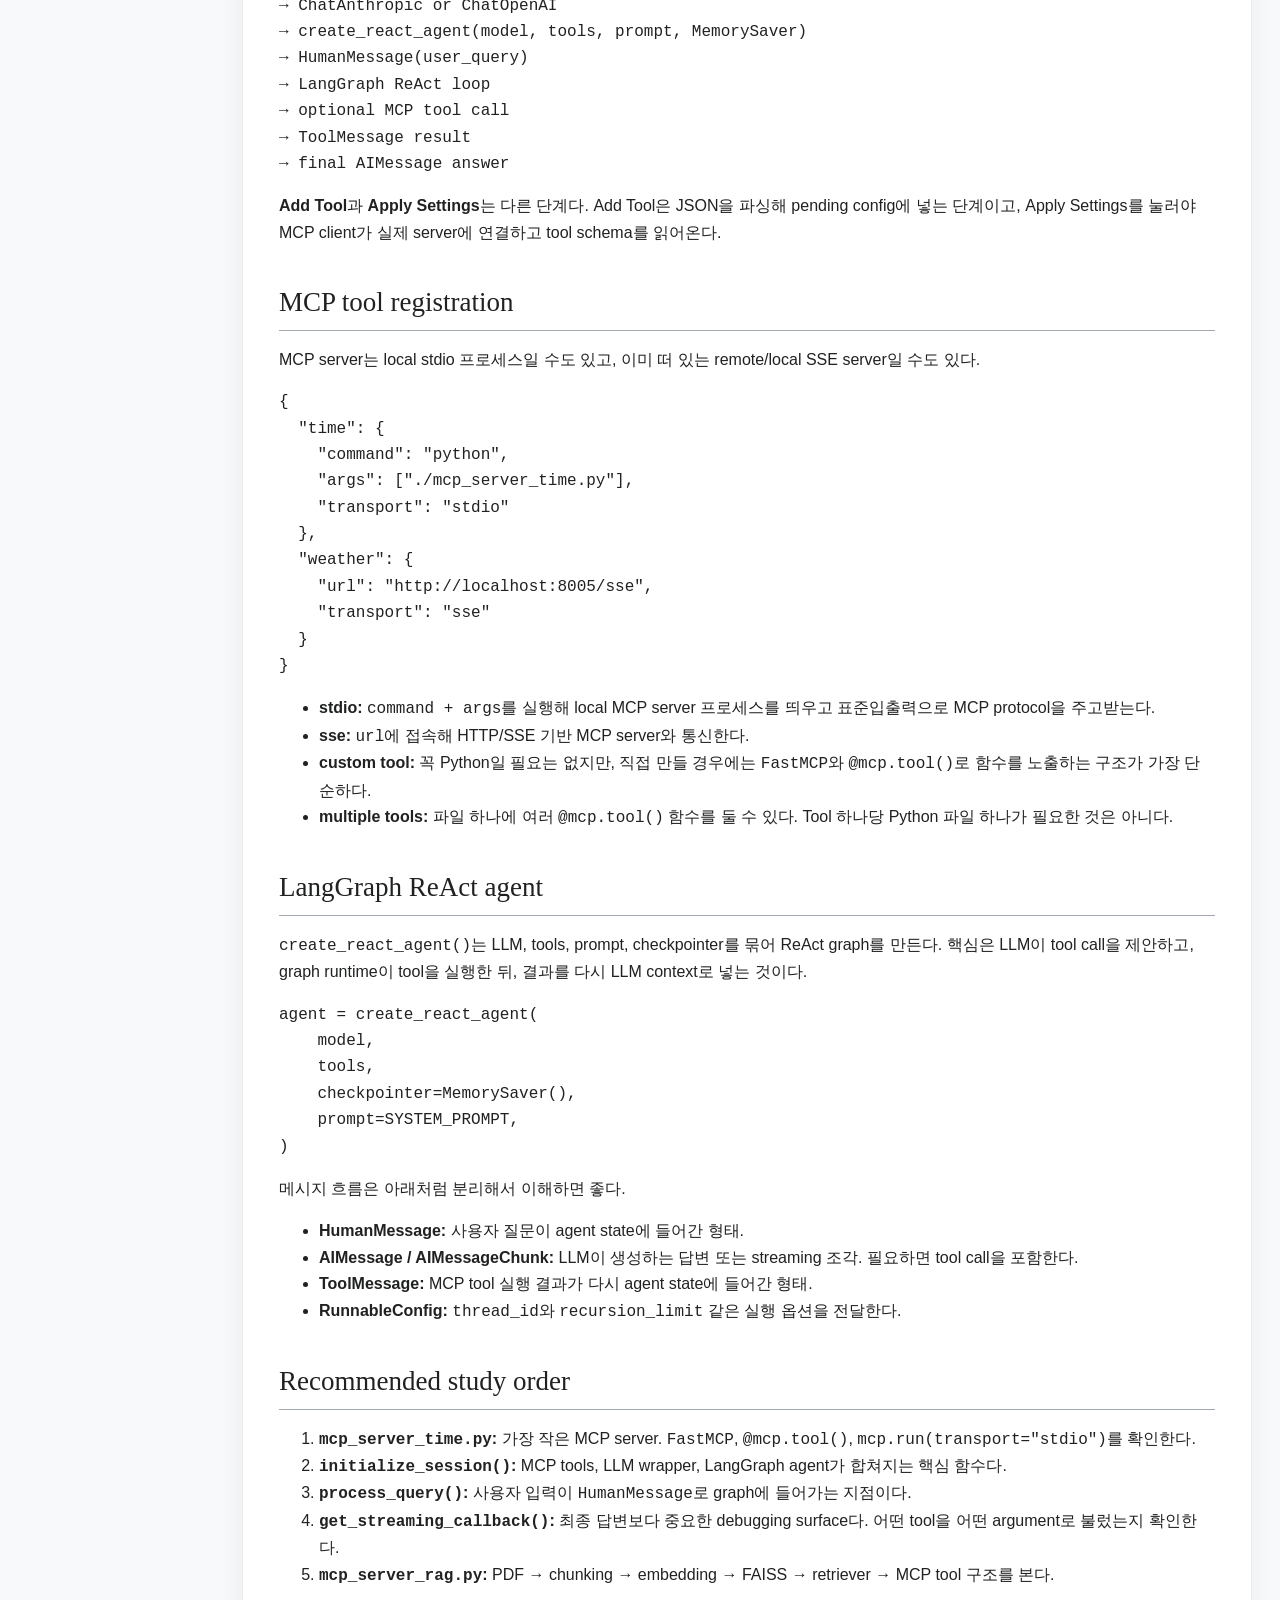
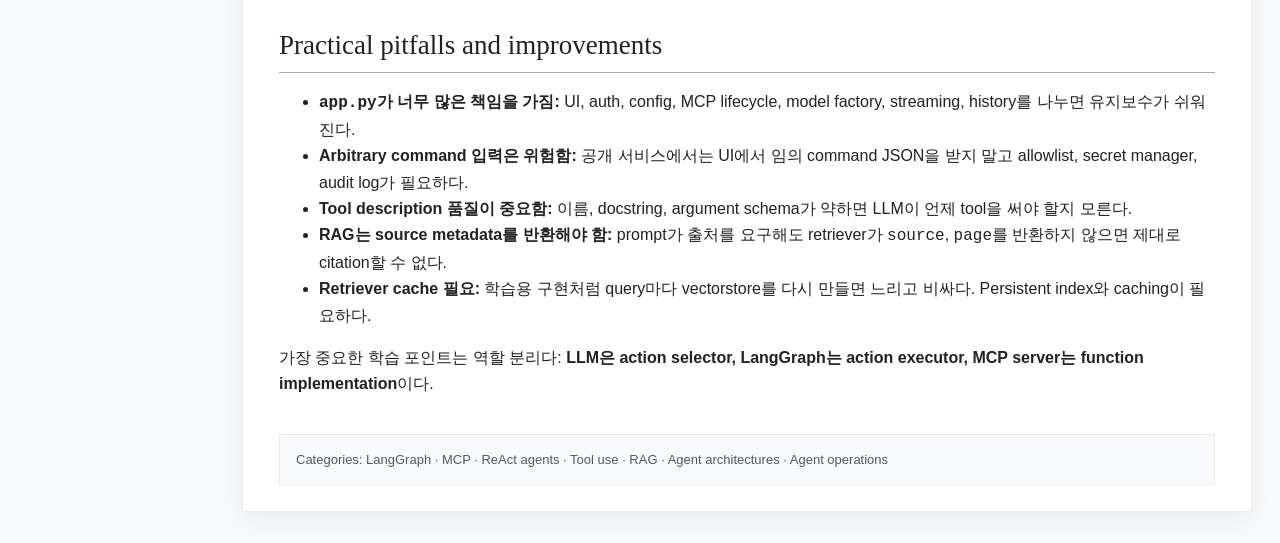
<file: teo-wiki/references/langgraph-mcp-agent-study-notes/index.html>
<!DOCTYPE html>
<html lang="en">
  <head>
    <meta charset="UTF-8">
    <meta name="viewport" content="width=device-width, initial-scale=1">
    <title>LangGraph + MCP Agent Study Notes | Teo Wiki</title>
    <meta name="author" content="Yongjun Choi">
    <meta name="description" content="A compressed Teo Wiki study note on building LangGraph ReAct agents with MCP tools, based on the braincrew-lab/langgraph-mcp-agents codebase.">
    <meta property="og:title" content="LangGraph + MCP Agent Study Notes | Teo Wiki">
    <meta property="og:description" content="How Streamlit, LangGraph, MCP, LLM wrappers, memory, and tool execution fit together in a practical agent runtime.">
    <meta property="og:type" content="article">
    <meta property="og:url" content="https://beautifulchoi.github.io/teo-wiki/references/langgraph-mcp-agent-study-notes/">
    <link rel="shortcut icon" href="../../../images/favicon/favicon.ico" type="image/x-icon">
    <link rel="stylesheet" href="../../wiki.css">
  </head>
  <body>
    <header class="wiki-header">
      <a class="brand" href="../../" aria-label="Teo Wiki home">
        <span class="brand-title">Teo Wiki</span>
        <span class="brand-label">AGENT NOTE</span>
      </a>
      <form class="ask-form" id="askForm" role="search">
        <label class="sr-only" for="askInput">Search this note</label>
        <input id="askInput" type="search" placeholder="Search this note" autocomplete="off">
        <button type="submit">Go</button>
      </form>
      <nav class="top-links" aria-label="External links">
        <a href="../">References</a>
        <a href="../../">Article</a>
        <a href="../../research-map/">Research Map</a>
        <a href="https://github.com/braincrew-lab/langgraph-mcp-agents" target="_blank" rel="noopener">Source repo</a>
      </nav>
    </header>

    <div class="wiki-shell">
      <aside class="sidebar" aria-label="Agent note navigation">
        <p class="sidebar-kicker">Agent note</p>
        <a href="#summary">Summary</a>
        <a href="#metadata">Metadata</a>
        <a href="#mental-model">Mental model</a>
        <a href="#runtime-flow">Runtime flow</a>
        <a href="#mcp-tools">MCP tools</a>
        <a href="#react-agent">LangGraph ReAct</a>
        <a href="#study-order">Study order</a>
        <a href="#pitfalls">Pitfalls</a>
      </aside>

      <main class="page-main">
        <div class="article-tabs" aria-label="Article actions">
          <a href="../../">Article</a>
          <a href="../">References</a>
          <a class="active" href="#summary">Agent note</a>
        </div>

        <article class="article">
          <h1 id="summary">LangGraph + MCP Agent Study Notes</h1>
          <p class="subtitle">핵심: Claude/GPT를 단순 챗봇으로 쓰는 것이 아니라, LangGraph가 LLM-tool-LLM 루프를 실행하고 MCP server가 실제 외부 함수를 제공하는 agent runtime을 구성한다.</p>

          <section id="metadata">
            <h2>Metadata</h2>
            <dl class="fact-list">
              <dt>Source codebase</dt>
              <dd><a href="https://github.com/braincrew-lab/langgraph-mcp-agents" target="_blank" rel="noopener">braincrew-lab/langgraph-mcp-agents</a></dd>
              <dt>Source material</dt>
              <dd>Teo's uploaded Korean study note: <code>langgraph_mcp_agent_study_notes.md</code></dd>
              <dt>Category</dt>
              <dd>Agent architectures · Agent operations · MCP tool use</dd>
              <dt>Main files to study</dt>
              <dd><code>app.py</code>, <code>mcp_server_time.py</code>, <code>mcp_server_rag.py</code>, <code>utils.py</code>, <code>config.json</code></dd>
              <dt>Keywords</dt>
              <dd>LangGraph, ReAct, MCP, Streamlit, MultiServerMCPClient, tool calling, RAG, MemorySaver, RunnableConfig</dd>
            </dl>
          </section>

          <section id="mental-model">
            <h2>Mental model</h2>
            <div class="reference-list">
              <article class="reference-card">
                <span class="tag">One-line summary</span>
                <h3>LLM is the controller; MCP tools are the action space</h3>
                <p>이 프로젝트는 LLM을 답변 생성기만으로 쓰지 않는다. LLM은 어떤 tool을 어떤 인자로 호출할지 결정하고, LangGraph는 그 호출을 실행하며, MCP server는 실제 Python 함수나 외부 API 로직을 수행한다.</p>
              </article>
              <article class="reference-card">
                <span class="tag">Vision analogy</span>
                <h3>Agent runtime은 inference orchestration 코드다</h3>
                <p>Vision 코드에 비유하면 LLM은 backbone, MCP/RAG/API는 dataloader 또는 external input, LangGraph는 inference pipeline, MemorySaver와 <code>thread_id</code>는 checkpoint/memory 역할을 한다.</p>
              </article>
              <article class="reference-card">
                <span class="tag">Key distinction</span>
                <h3>MCP JSON은 tool 본체가 아니라 server 연결 설정이다</h3>
                <p><code>config.json</code>이나 UI의 Tool JSON은 어떤 MCP server를 어떤 command 또는 URL로 연결할지 설명한다. 실제 tool은 MCP server 안의 <code>@mcp.tool()</code> 함수나 외부 MCP package가 제공한다.</p>
              </article>
            </div>
          </section>

          <section id="runtime-flow">
            <h2>Runtime flow</h2>
            <p><code>app.py</code>는 UI, config, MCP lifecycle, model selection, agent creation, streaming, memory thread를 한 파일에서 오케스트레이션한다. 학습할 때는 아래 흐름을 먼저 고정해두면 코드가 읽힌다.</p>
            <pre><code>Streamlit UI
→ load .env and config.json
→ MultiServerMCPClient(mcp_config)
→ await client.__aenter__()
→ tools = client.get_tools()
→ ChatAnthropic or ChatOpenAI
→ create_react_agent(model, tools, prompt, MemorySaver)
→ HumanMessage(user_query)
→ LangGraph ReAct loop
→ optional MCP tool call
→ ToolMessage result
→ final AIMessage answer</code></pre>
            <p><strong>Add Tool</strong>과 <strong>Apply Settings</strong>는 다른 단계다. Add Tool은 JSON을 파싱해 pending config에 넣는 단계이고, Apply Settings를 눌러야 MCP client가 실제 server에 연결하고 tool schema를 읽어온다.</p>
          </section>

          <section id="mcp-tools">
            <h2>MCP tool registration</h2>
            <p>MCP server는 local stdio 프로세스일 수도 있고, 이미 떠 있는 remote/local SSE server일 수도 있다.</p>
            <pre><code>{
  "time": {
    "command": "python",
    "args": ["./mcp_server_time.py"],
    "transport": "stdio"
  },
  "weather": {
    "url": "http://localhost:8005/sse",
    "transport": "sse"
  }
}</code></pre>
            <ul>
              <li><strong>stdio:</strong> <code>command + args</code>를 실행해 local MCP server 프로세스를 띄우고 표준입출력으로 MCP protocol을 주고받는다.</li>
              <li><strong>sse:</strong> <code>url</code>에 접속해 HTTP/SSE 기반 MCP server와 통신한다.</li>
              <li><strong>custom tool:</strong> 꼭 Python일 필요는 없지만, 직접 만들 경우에는 <code>FastMCP</code>와 <code>@mcp.tool()</code>로 함수를 노출하는 구조가 가장 단순하다.</li>
              <li><strong>multiple tools:</strong> 파일 하나에 여러 <code>@mcp.tool()</code> 함수를 둘 수 있다. Tool 하나당 Python 파일 하나가 필요한 것은 아니다.</li>
            </ul>
          </section>

          <section id="react-agent">
            <h2>LangGraph ReAct agent</h2>
            <p><code>create_react_agent()</code>는 LLM, tools, prompt, checkpointer를 묶어 ReAct graph를 만든다. 핵심은 LLM이 tool call을 제안하고, graph runtime이 tool을 실행한 뒤, 결과를 다시 LLM context로 넣는 것이다.</p>
            <pre><code>agent = create_react_agent(
    model,
    tools,
    checkpointer=MemorySaver(),
    prompt=SYSTEM_PROMPT,
)</code></pre>
            <p>메시지 흐름은 아래처럼 분리해서 이해하면 좋다.</p>
            <ul>
              <li><strong>HumanMessage:</strong> 사용자 질문이 agent state에 들어간 형태.</li>
              <li><strong>AIMessage / AIMessageChunk:</strong> LLM이 생성하는 답변 또는 streaming 조각. 필요하면 tool call을 포함한다.</li>
              <li><strong>ToolMessage:</strong> MCP tool 실행 결과가 다시 agent state에 들어간 형태.</li>
              <li><strong>RunnableConfig:</strong> <code>thread_id</code>와 <code>recursion_limit</code> 같은 실행 옵션을 전달한다.</li>
            </ul>
          </section>

          <section id="study-order">
            <h2>Recommended study order</h2>
            <ol>
              <li><strong><code>mcp_server_time.py</code>:</strong> 가장 작은 MCP server. <code>FastMCP</code>, <code>@mcp.tool()</code>, <code>mcp.run(transport="stdio")</code>를 확인한다.</li>
              <li><strong><code>initialize_session()</code>:</strong> MCP tools, LLM wrapper, LangGraph agent가 합쳐지는 핵심 함수다.</li>
              <li><strong><code>process_query()</code>:</strong> 사용자 입력이 <code>HumanMessage</code>로 graph에 들어가는 지점이다.</li>
              <li><strong><code>get_streaming_callback()</code>:</strong> 최종 답변보다 중요한 debugging surface다. 어떤 tool을 어떤 argument로 불렀는지 확인한다.</li>
              <li><strong><code>mcp_server_rag.py</code>:</strong> PDF → chunking → embedding → FAISS → retriever → MCP tool 구조를 본다.</li>
            </ol>
          </section>

          <section id="pitfalls">
            <h2>Practical pitfalls and improvements</h2>
            <ul>
              <li><strong><code>app.py</code>가 너무 많은 책임을 가짐:</strong> UI, auth, config, MCP lifecycle, model factory, streaming, history를 나누면 유지보수가 쉬워진다.</li>
              <li><strong>Arbitrary command 입력은 위험함:</strong> 공개 서비스에서는 UI에서 임의 command JSON을 받지 말고 allowlist, secret manager, audit log가 필요하다.</li>
              <li><strong>Tool description 품질이 중요함:</strong> 이름, docstring, argument schema가 약하면 LLM이 언제 tool을 써야 할지 모른다.</li>
              <li><strong>RAG는 source metadata를 반환해야 함:</strong> prompt가 출처를 요구해도 retriever가 <code>source</code>, <code>page</code>를 반환하지 않으면 제대로 citation할 수 없다.</li>
              <li><strong>Retriever cache 필요:</strong> 학습용 구현처럼 query마다 vectorstore를 다시 만들면 느리고 비싸다. Persistent index와 caching이 필요하다.</li>
            </ul>
            <p>가장 중요한 학습 포인트는 역할 분리다: <strong>LLM은 action selector, LangGraph는 action executor, MCP server는 function implementation</strong>이다.</p>
          </section>

          <footer class="category-footer">
            Categories: LangGraph · MCP · ReAct agents · Tool use · RAG · Agent architectures · Agent operations
          </footer>
        </article>
      </main>
    </div>

    <script src="../../wiki.js"></script>
  </body>
</html>
</file>
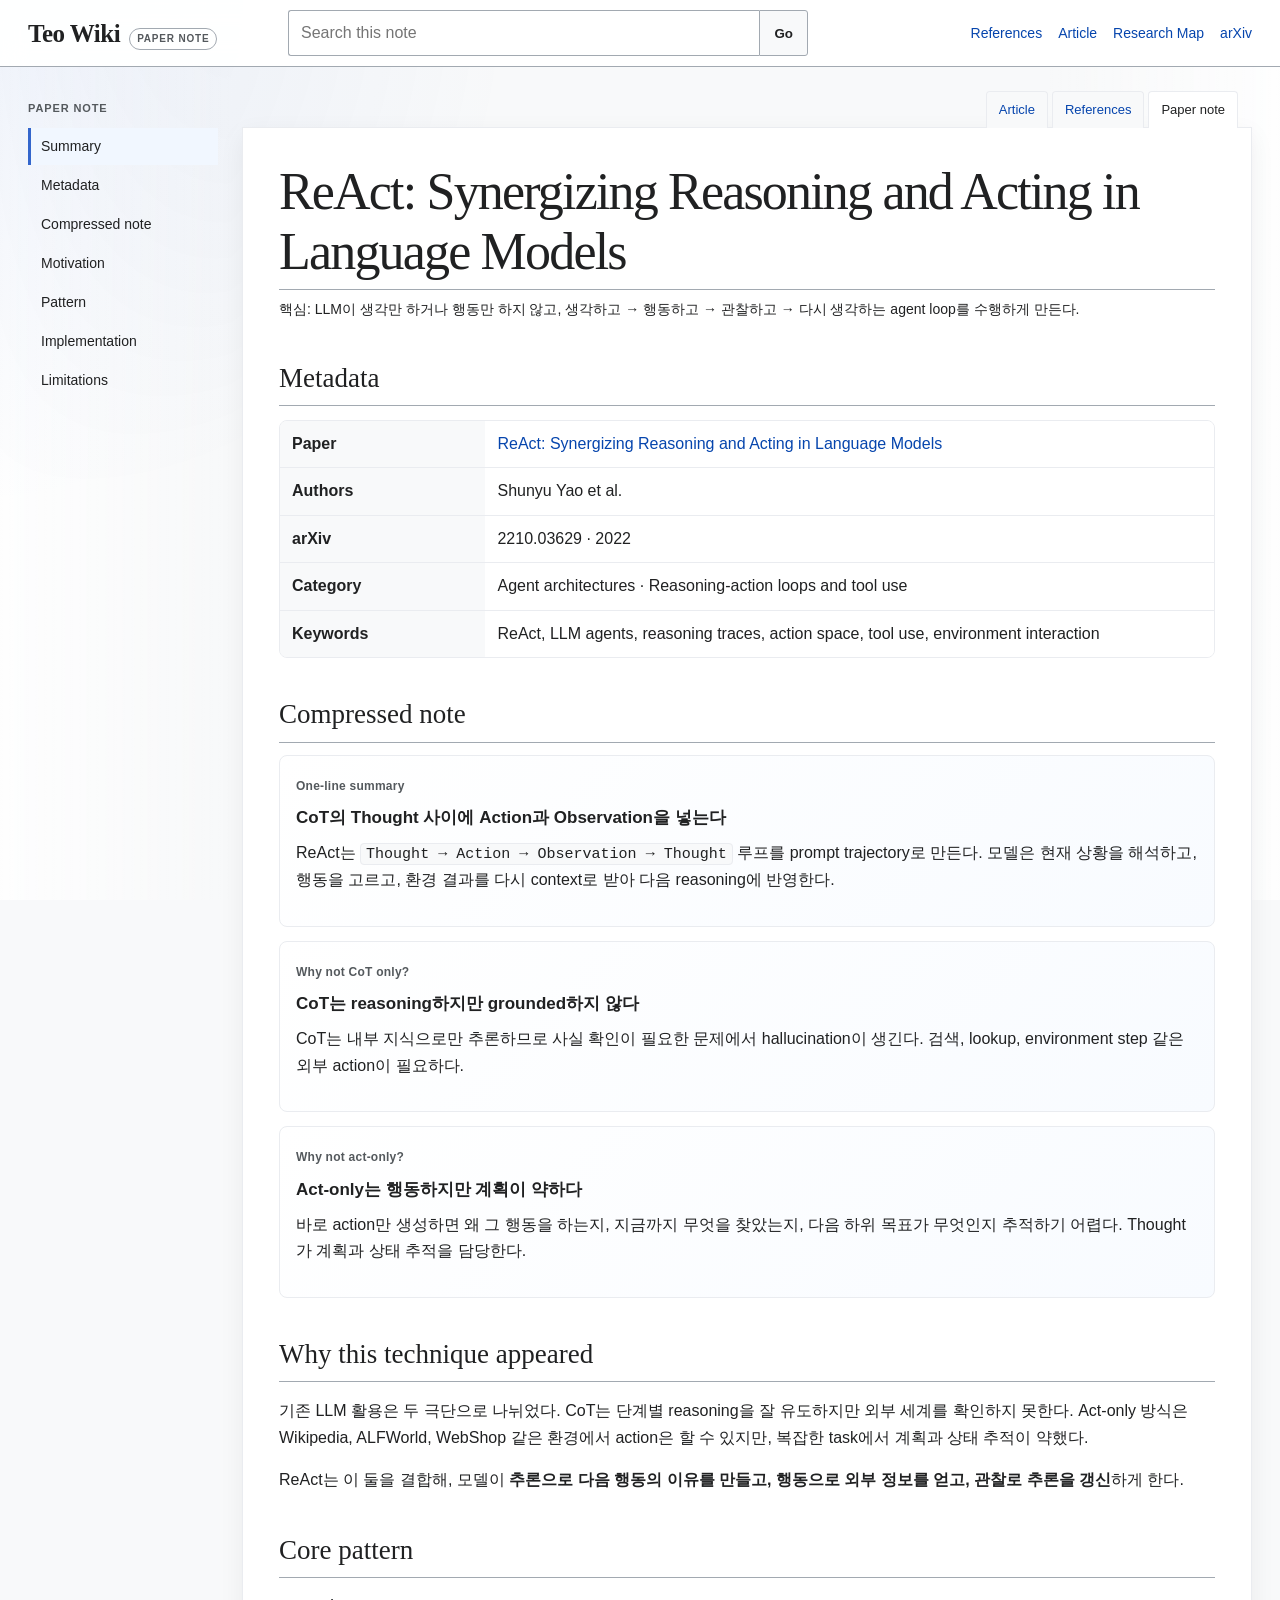
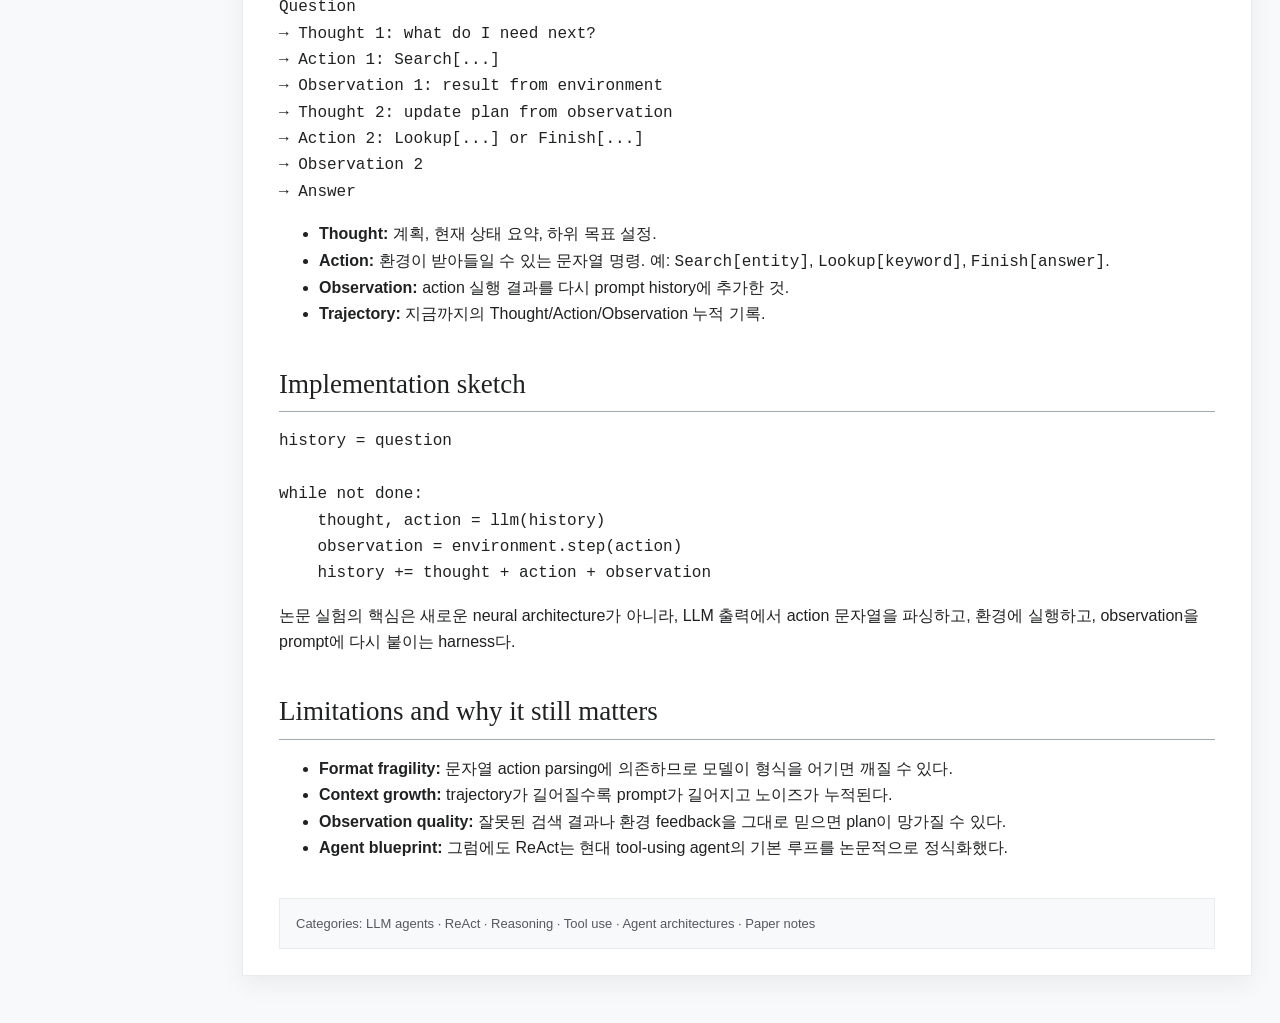
<file: teo-wiki/references/react-reasoning-acting/index.html>
<!DOCTYPE html>
<html lang="en">
  <head>
    <meta charset="UTF-8">
    <meta name="viewport" content="width=device-width, initial-scale=1">
    <title>ReAct: Reasoning and Acting in Language Models | Teo Wiki</title>
    <meta name="author" content="Yongjun Choi">
    <meta name="description" content="A compressed Teo Wiki study note on ReAct: Synergizing Reasoning and Acting in Language Models.">
    <meta property="og:title" content="ReAct: Reasoning and Acting in Language Models | Teo Wiki">
    <meta property="og:description" content="Core motivation, pattern, implementation sketch, and limitations of ReAct for LLM agents.">
    <meta property="og:type" content="article">
    <meta property="og:url" content="https://beautifulchoi.github.io/teo-wiki/references/react-reasoning-acting/">
    <link rel="shortcut icon" href="../../../images/favicon/favicon.ico" type="image/x-icon">
    <link rel="stylesheet" href="../../wiki.css">
  </head>
  <body>
    <header class="wiki-header">
      <a class="brand" href="../../" aria-label="Teo Wiki home">
        <span class="brand-title">Teo Wiki</span>
        <span class="brand-label">PAPER NOTE</span>
      </a>
      <form class="ask-form" id="askForm" role="search">
        <label class="sr-only" for="askInput">Search this note</label>
        <input id="askInput" type="search" placeholder="Search this note" autocomplete="off">
        <button type="submit">Go</button>
      </form>
      <nav class="top-links" aria-label="External links">
        <a href="../">References</a>
        <a href="../../">Article</a>
        <a href="../../research-map/">Research Map</a>
        <a href="https://arxiv.org/abs/2210.03629" target="_blank" rel="noopener">arXiv</a>
      </nav>
    </header>

    <div class="wiki-shell">
      <aside class="sidebar" aria-label="Paper navigation">
        <p class="sidebar-kicker">Paper note</p>
        <a href="#summary">Summary</a>
        <a href="#metadata">Metadata</a>
        <a href="#compressed-note">Compressed note</a>
        <a href="#motivation">Motivation</a>
        <a href="#pattern">Pattern</a>
        <a href="#implementation">Implementation</a>
        <a href="#limitations">Limitations</a>
      </aside>

      <main class="page-main">
        <div class="article-tabs" aria-label="Article actions">
          <a href="../../">Article</a>
          <a href="../">References</a>
          <a class="active" href="#summary">Paper note</a>
        </div>

        <article class="article">
          <h1 id="summary">ReAct: Synergizing Reasoning and Acting in Language Models</h1>
          <p class="subtitle">핵심: LLM이 생각만 하거나 행동만 하지 않고, 생각하고 → 행동하고 → 관찰하고 → 다시 생각하는 agent loop를 수행하게 만든다.</p>

          <section id="metadata">
            <h2>Metadata</h2>
            <dl class="fact-list">
              <dt>Paper</dt>
              <dd><a href="https://arxiv.org/abs/2210.03629" target="_blank" rel="noopener">ReAct: Synergizing Reasoning and Acting in Language Models</a></dd>
              <dt>Authors</dt>
              <dd>Shunyu Yao et al.</dd>
              <dt>arXiv</dt>
              <dd>2210.03629 · 2022</dd>
              <dt>Category</dt>
              <dd>Agent architectures · Reasoning-action loops and tool use</dd>
              <dt>Keywords</dt>
              <dd>ReAct, LLM agents, reasoning traces, action space, tool use, environment interaction</dd>
            </dl>
          </section>

          <section id="compressed-note">
            <h2>Compressed note</h2>
            <div class="reference-list">
              <article class="reference-card">
                <span class="tag">One-line summary</span>
                <h3>CoT의 Thought 사이에 Action과 Observation을 넣는다</h3>
                <p>ReAct는 <code>Thought → Action → Observation → Thought</code> 루프를 prompt trajectory로 만든다. 모델은 현재 상황을 해석하고, 행동을 고르고, 환경 결과를 다시 context로 받아 다음 reasoning에 반영한다.</p>
              </article>
              <article class="reference-card">
                <span class="tag">Why not CoT only?</span>
                <h3>CoT는 reasoning하지만 grounded하지 않다</h3>
                <p>CoT는 내부 지식으로만 추론하므로 사실 확인이 필요한 문제에서 hallucination이 생긴다. 검색, lookup, environment step 같은 외부 action이 필요하다.</p>
              </article>
              <article class="reference-card">
                <span class="tag">Why not act-only?</span>
                <h3>Act-only는 행동하지만 계획이 약하다</h3>
                <p>바로 action만 생성하면 왜 그 행동을 하는지, 지금까지 무엇을 찾았는지, 다음 하위 목표가 무엇인지 추적하기 어렵다. Thought가 계획과 상태 추적을 담당한다.</p>
              </article>
            </div>
          </section>

          <section id="motivation">
            <h2>Why this technique appeared</h2>
            <p>기존 LLM 활용은 두 극단으로 나뉘었다. CoT는 단계별 reasoning을 잘 유도하지만 외부 세계를 확인하지 못한다. Act-only 방식은 Wikipedia, ALFWorld, WebShop 같은 환경에서 action은 할 수 있지만, 복잡한 task에서 계획과 상태 추적이 약했다.</p>
            <p>ReAct는 이 둘을 결합해, 모델이 <strong>추론으로 다음 행동의 이유를 만들고, 행동으로 외부 정보를 얻고, 관찰로 추론을 갱신</strong>하게 한다.</p>
          </section>

          <section id="pattern">
            <h2>Core pattern</h2>
            <pre><code>Question
→ Thought 1: what do I need next?
→ Action 1: Search[...]
→ Observation 1: result from environment
→ Thought 2: update plan from observation
→ Action 2: Lookup[...] or Finish[...]
→ Observation 2
→ Answer</code></pre>
            <ul>
              <li><strong>Thought:</strong> 계획, 현재 상태 요약, 하위 목표 설정.</li>
              <li><strong>Action:</strong> 환경이 받아들일 수 있는 문자열 명령. 예: <code>Search[entity]</code>, <code>Lookup[keyword]</code>, <code>Finish[answer]</code>.</li>
              <li><strong>Observation:</strong> action 실행 결과를 다시 prompt history에 추가한 것.</li>
              <li><strong>Trajectory:</strong> 지금까지의 Thought/Action/Observation 누적 기록.</li>
            </ul>
          </section>

          <section id="implementation">
            <h2>Implementation sketch</h2>
            <pre><code>history = question

while not done:
    thought, action = llm(history)
    observation = environment.step(action)
    history += thought + action + observation</code></pre>
            <p>논문 실험의 핵심은 새로운 neural architecture가 아니라, LLM 출력에서 action 문자열을 파싱하고, 환경에 실행하고, observation을 prompt에 다시 붙이는 harness다.</p>
          </section>

          <section id="limitations">
            <h2>Limitations and why it still matters</h2>
            <ul>
              <li><strong>Format fragility:</strong> 문자열 action parsing에 의존하므로 모델이 형식을 어기면 깨질 수 있다.</li>
              <li><strong>Context growth:</strong> trajectory가 길어질수록 prompt가 길어지고 노이즈가 누적된다.</li>
              <li><strong>Observation quality:</strong> 잘못된 검색 결과나 환경 feedback을 그대로 믿으면 plan이 망가질 수 있다.</li>
              <li><strong>Agent blueprint:</strong> 그럼에도 ReAct는 현대 tool-using agent의 기본 루프를 논문적으로 정식화했다.</li>
            </ul>
          </section>

          <footer class="category-footer">
            Categories: LLM agents · ReAct · Reasoning · Tool use · Agent architectures · Paper notes
          </footer>
        </article>
      </main>
    </div>

    <script src="../../wiki.js"></script>
  </body>
</html>
</file>
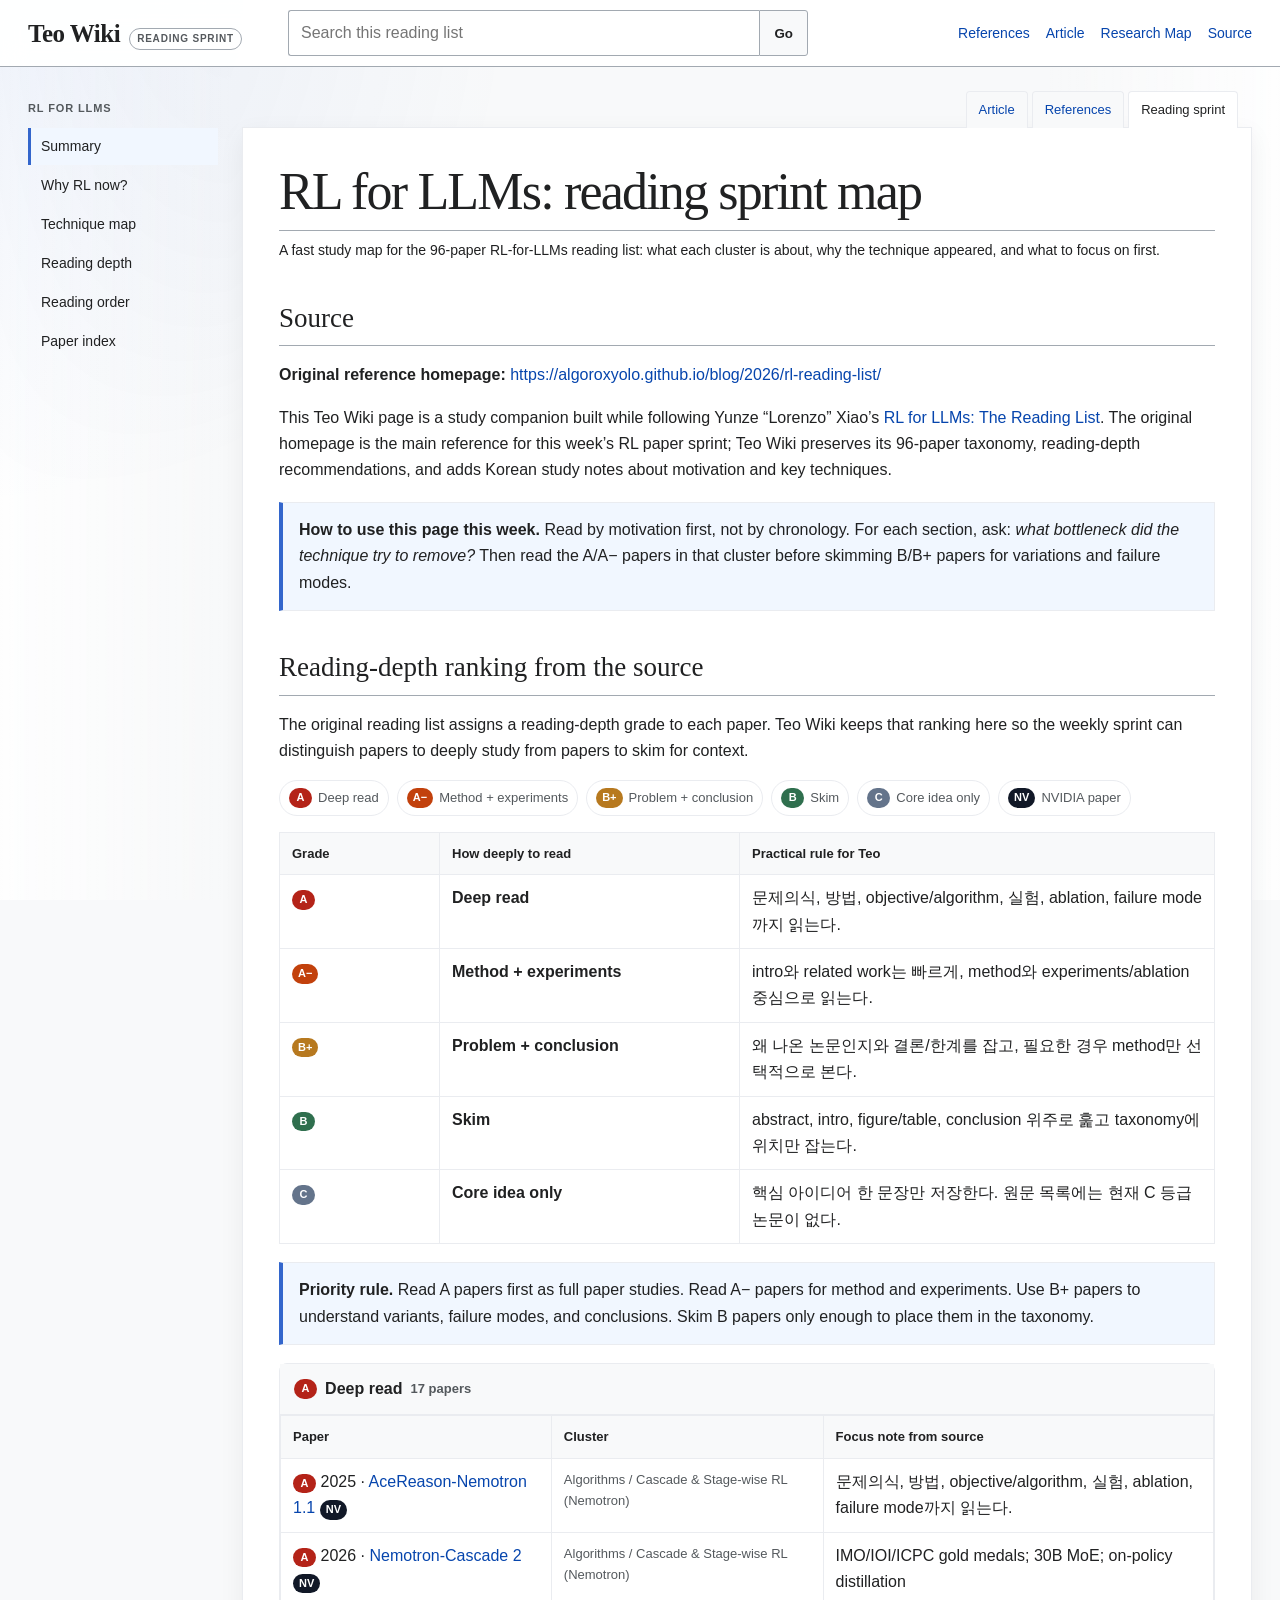
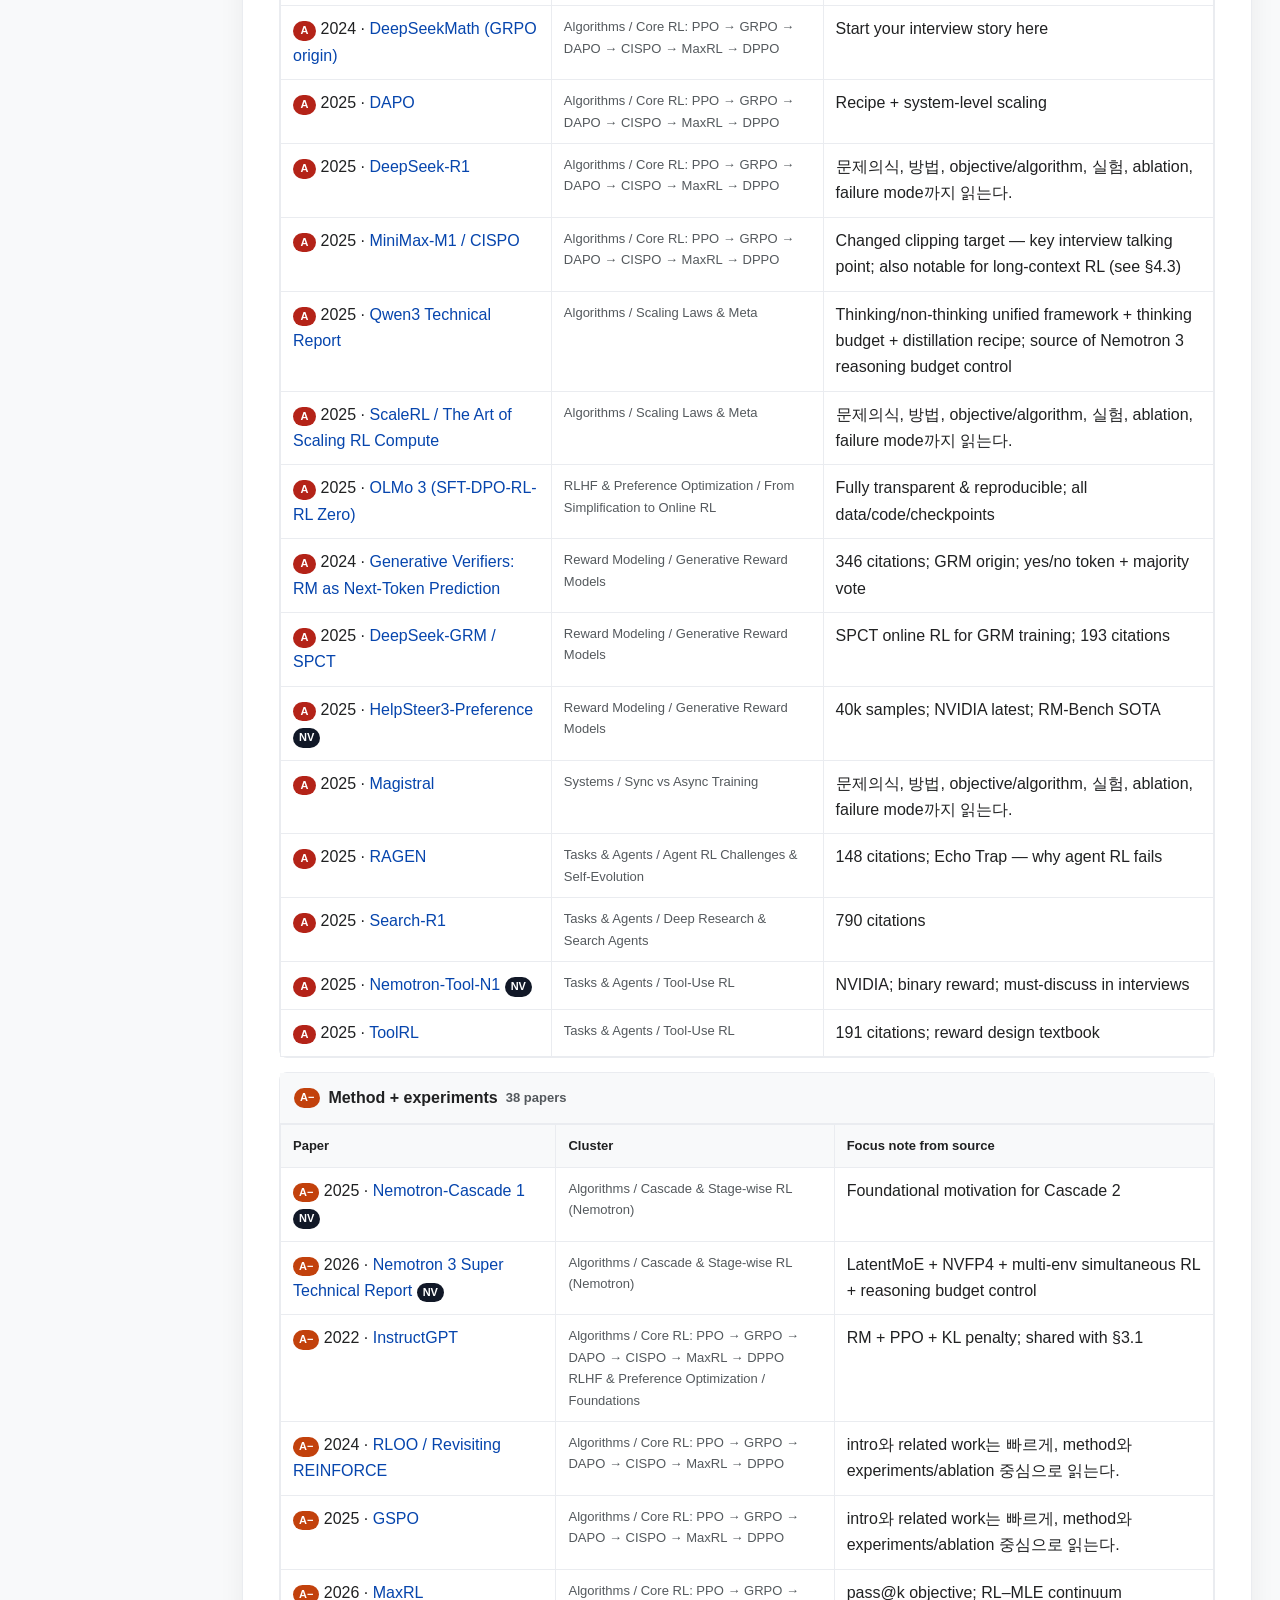
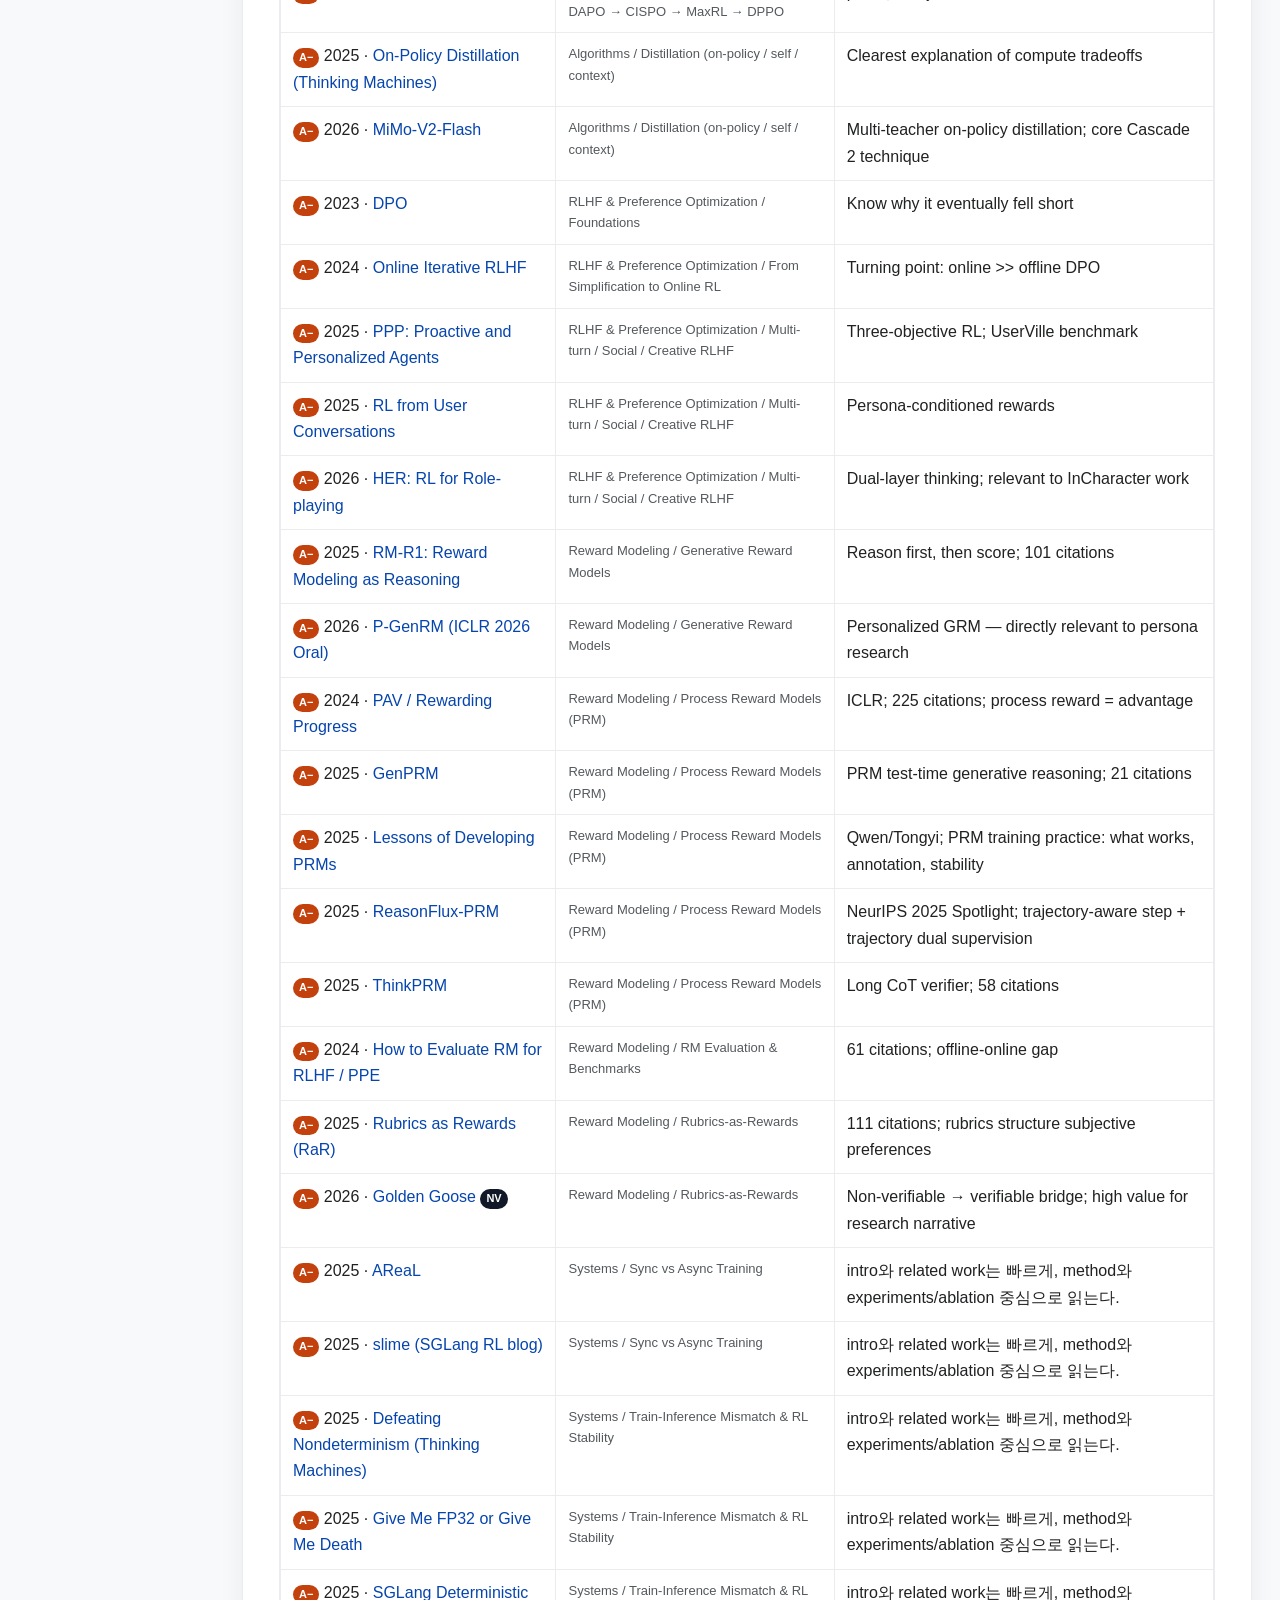
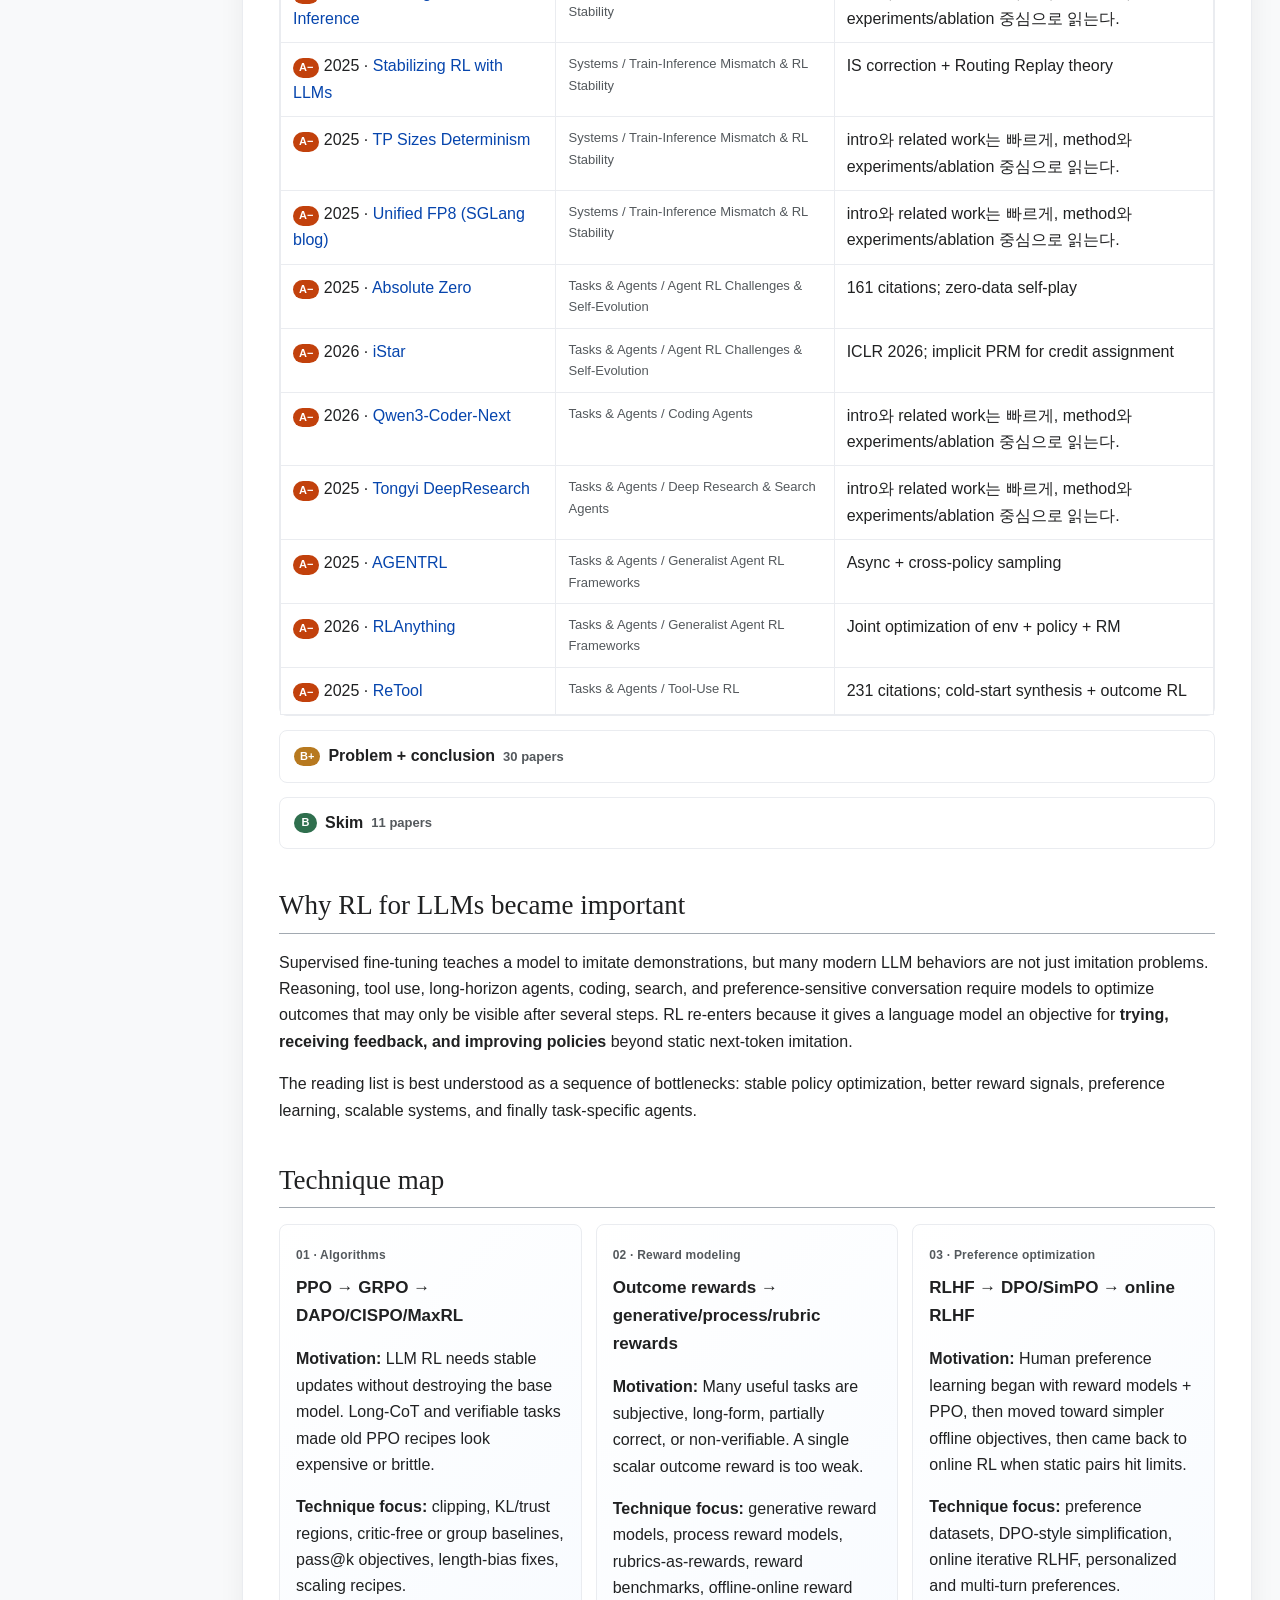
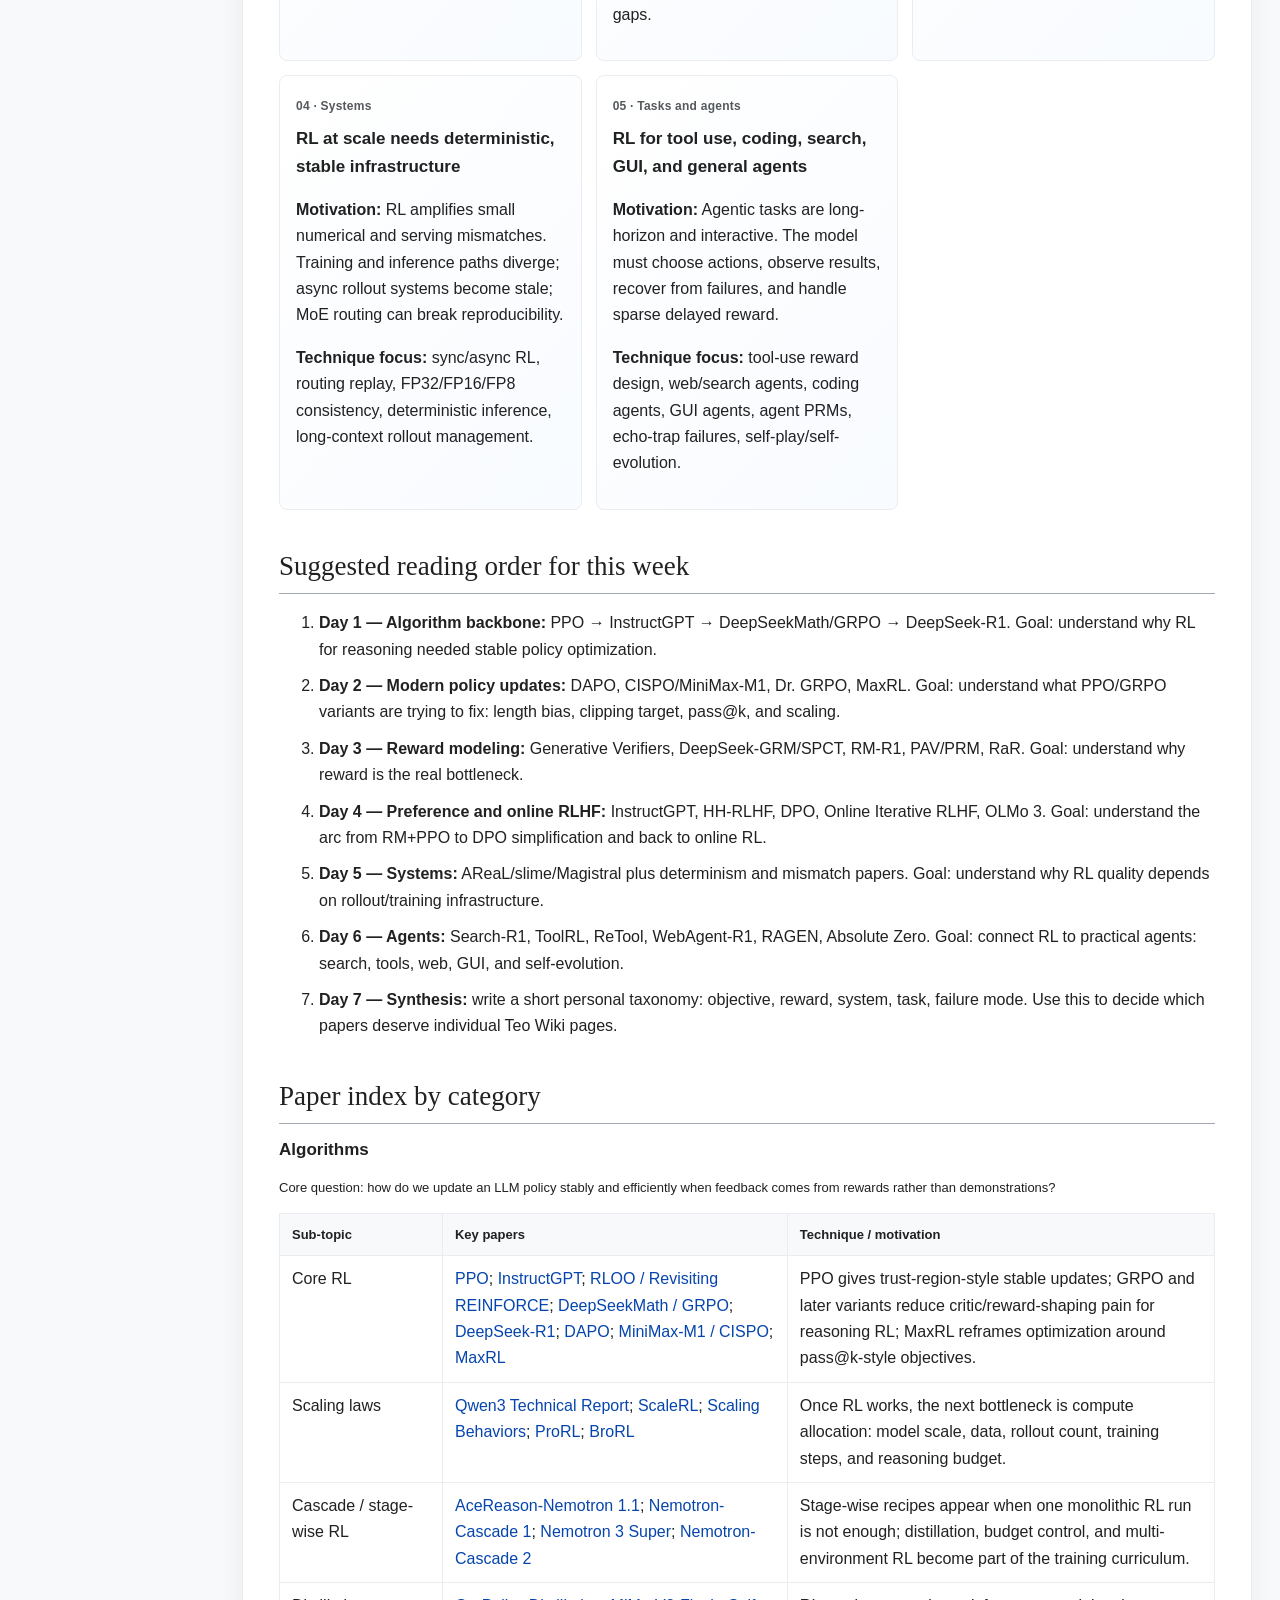
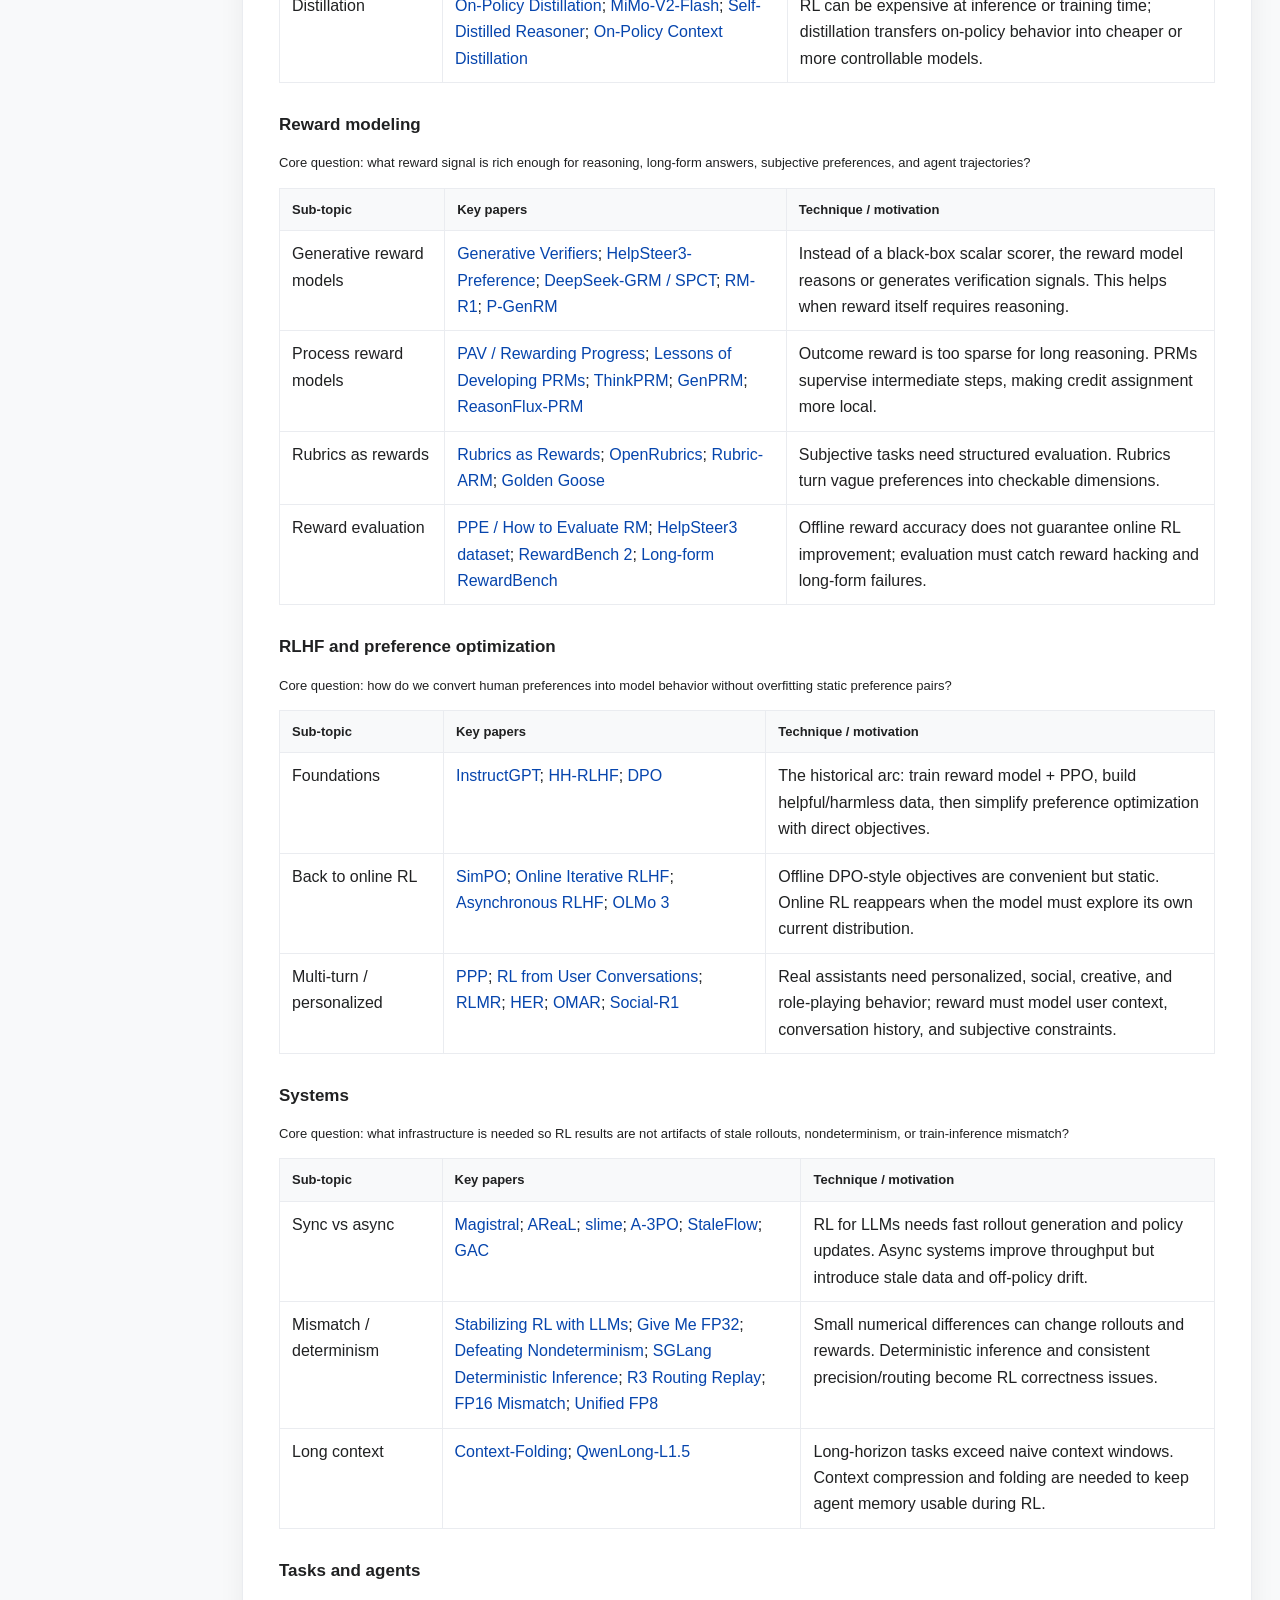
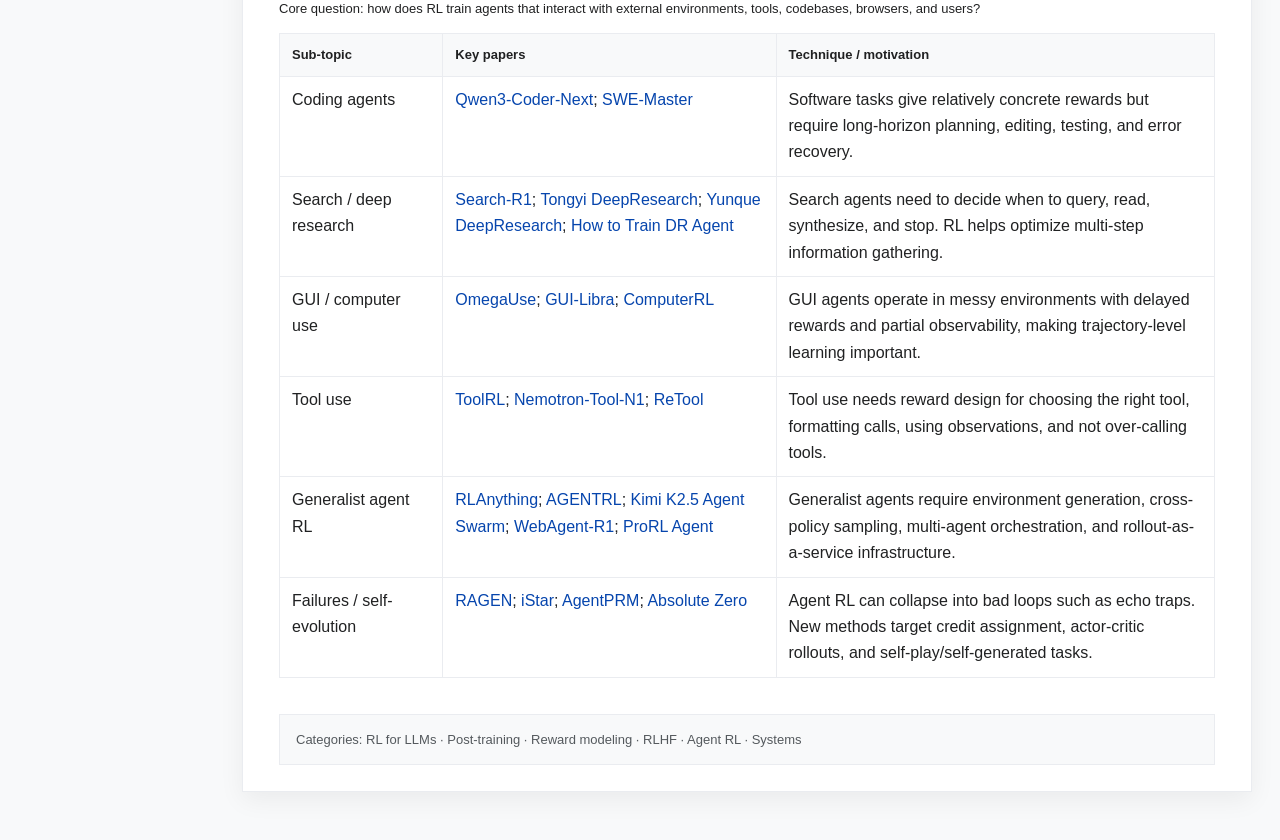
<file: teo-wiki/references/rl-for-llms-reading-list/index.html>
<!DOCTYPE html>
<html lang="en">
  <head>
    <meta charset="UTF-8">
    <meta name="viewport" content="width=device-width, initial-scale=1">
    <title>RL for LLMs Reading List | Teo Wiki</title>
    <meta name="author" content="Yongjun Choi">
    <meta name="description" content="A Teo Wiki reading sprint map for RL for LLMs papers: algorithms, reward modeling, RLHF, systems, and agent tasks.">
    <meta property="og:title" content="RL for LLMs Reading List | Teo Wiki">
    <meta property="og:description" content="A categorized study map of RL for LLMs papers, with motivations and core techniques.">
    <meta property="og:type" content="article">
    <meta property="og:url" content="https://beautifulchoi.github.io/teo-wiki/references/rl-for-llms-reading-list/">
    <link rel="shortcut icon" href="../../../images/favicon/favicon.ico" type="image/x-icon">
    <link rel="stylesheet" href="../../wiki.css">
  </head>
  <body>
    <header class="wiki-header">
      <a class="brand" href="../../" aria-label="Teo Wiki home">
        <span class="brand-title">Teo Wiki</span>
        <span class="brand-label">READING SPRINT</span>
      </a>
      <form class="ask-form" id="askForm" role="search">
        <label class="sr-only" for="askInput">Search this reading list</label>
        <input id="askInput" type="search" placeholder="Search this reading list" autocomplete="off">
        <button type="submit">Go</button>
      </form>
      <nav class="top-links" aria-label="External links">
        <a href="../">References</a>
        <a href="../../">Article</a>
        <a href="../../research-map/">Research Map</a>
        <a href="https://algoroxyolo.github.io/blog/2026/rl-reading-list/" target="_blank" rel="noopener">Source</a>
      </nav>
    </header>

    <div class="wiki-shell">
      <aside class="sidebar" aria-label="Reading list navigation">
        <p class="sidebar-kicker">RL for LLMs</p>
        <a href="#summary">Summary</a>
        <a href="#why-rl">Why RL now?</a>
        <a href="#technique-map">Technique map</a>
        <a href="#reading-depth">Reading depth</a>
        <a href="#reading-order">Reading order</a>
        <a href="#paper-index">Paper index</a>
      </aside>

      <main class="page-main">
        <div class="article-tabs" aria-label="Article actions">
          <a href="../../">Article</a>
          <a href="../">References</a>
          <a class="active" href="#summary">Reading sprint</a>
        </div>

        <article class="article">
          <h1 id="summary">RL for LLMs: reading sprint map</h1>
          <p class="subtitle">A fast study map for the 96-paper RL-for-LLMs reading list: what each cluster is about, why the technique appeared, and what to focus on first.</p>

          <section id="source">
            <h2>Source</h2>
            <p><strong>Original reference homepage:</strong> <a href="https://algoroxyolo.github.io/blog/2026/rl-reading-list/" target="_blank" rel="noopener">https://algoroxyolo.github.io/blog/2026/rl-reading-list/</a></p>
            <p>This Teo Wiki page is a study companion built while following Yunze “Lorenzo” Xiao’s <a href="https://algoroxyolo.github.io/blog/2026/rl-reading-list/" target="_blank" rel="noopener">RL for LLMs: The Reading List</a>. The original homepage is the main reference for this week’s RL paper sprint; Teo Wiki preserves its 96-paper taxonomy, reading-depth recommendations, and adds Korean study notes about motivation and key techniques.</p>
            <div class="note collaborator-note">
              <strong>How to use this page this week.</strong> Read by motivation first, not by chronology. For each section, ask: <em>what bottleneck did the technique try to remove?</em> Then read the A/A− papers in that cluster before skimming B/B+ papers for variations and failure modes.
            </div>
          </section>

          <section id="reading-depth">
            <h2>Reading-depth ranking from the source</h2>
            <p>The original reading list assigns a reading-depth grade to each paper. Teo Wiki keeps that ranking here so the weekly sprint can distinguish papers to deeply study from papers to skim for context.</p>
            <div class="depth-legend" aria-label="Reading-depth legend">
              <span><span class="depth-badge grade-a">A</span> Deep read</span>
              <span><span class="depth-badge grade-am">A−</span> Method + experiments</span>
              <span><span class="depth-badge grade-bp">B+</span> Problem + conclusion</span>
              <span><span class="depth-badge grade-b">B</span> Skim</span>
              <span><span class="depth-badge grade-c">C</span> Core idea only</span>
              <span><span class="depth-badge grade-nv">NV</span> NVIDIA paper</span>
            </div>
            <table class="reading-table depth-policy-table">
              <thead><tr><th>Grade</th><th>How deeply to read</th><th>Practical rule for Teo</th></tr></thead>
              <tbody>
                <tr><td><span class="depth-badge grade-a">A</span></td><td><strong>Deep read</strong></td><td>문제의식, 방법, objective/algorithm, 실험, ablation, failure mode까지 읽는다.</td></tr>
                <tr><td><span class="depth-badge grade-am">A−</span></td><td><strong>Method + experiments</strong></td><td>intro와 related work는 빠르게, method와 experiments/ablation 중심으로 읽는다.</td></tr>
                <tr><td><span class="depth-badge grade-bp">B+</span></td><td><strong>Problem + conclusion</strong></td><td>왜 나온 논문인지와 결론/한계를 잡고, 필요한 경우 method만 선택적으로 본다.</td></tr>
                <tr><td><span class="depth-badge grade-b">B</span></td><td><strong>Skim</strong></td><td>abstract, intro, figure/table, conclusion 위주로 훑고 taxonomy에 위치만 잡는다.</td></tr>
                <tr><td><span class="depth-badge grade-c">C</span></td><td><strong>Core idea only</strong></td><td>핵심 아이디어 한 문장만 저장한다. 원문 목록에는 현재 C 등급 논문이 없다.</td></tr>
              </tbody>
            </table>
            <div class="note collaborator-note">
              <strong>Priority rule.</strong> Read A papers first as full paper studies. Read A− papers for method and experiments. Use B+ papers to understand variants, failure modes, and conclusions. Skim B papers only enough to place them in the taxonomy.
            </div>

            <details class="depth-group" open>
              <summary><span class="depth-badge grade-a">A</span> Deep read <span class="paper-meta">17 papers</span></summary>
              <table class="reading-table depth-table">
                <thead><tr><th>Paper</th><th>Cluster</th><th>Focus note from source</th></tr></thead>
                <tbody>
                  <tr><td><span class="depth-badge grade-a">A</span> 2025 · <a href="https://arxiv.org/abs/2505.16400" target="_blank" rel="noopener">AceReason-Nemotron 1.1</a> <span class="depth-badge grade-nv">NV</span></td><td>Algorithms / Cascade &amp; Stage-wise RL (Nemotron)</td><td>문제의식, 방법, objective/algorithm, 실험, ablation, failure mode까지 읽는다.</td></tr>
                  <tr><td><span class="depth-badge grade-a">A</span> 2026 · <a href="https://arxiv.org/abs/2603.19220" target="_blank" rel="noopener">Nemotron-Cascade 2</a> <span class="depth-badge grade-nv">NV</span></td><td>Algorithms / Cascade &amp; Stage-wise RL (Nemotron)</td><td>IMO/IOI/ICPC gold medals; 30B MoE; on-policy distillation</td></tr>
                  <tr><td><span class="depth-badge grade-a">A</span> 2024 · <a href="https://arxiv.org/abs/2402.03300" target="_blank" rel="noopener">DeepSeekMath (GRPO origin)</a></td><td>Algorithms / Core RL: PPO → GRPO → DAPO → CISPO → MaxRL → DPPO</td><td>Start your interview story here</td></tr>
                  <tr><td><span class="depth-badge grade-a">A</span> 2025 · <a href="https://arxiv.org/abs/2503.14476" target="_blank" rel="noopener">DAPO</a></td><td>Algorithms / Core RL: PPO → GRPO → DAPO → CISPO → MaxRL → DPPO</td><td>Recipe + system-level scaling</td></tr>
                  <tr><td><span class="depth-badge grade-a">A</span> 2025 · <a href="https://arxiv.org/abs/2501.12948" target="_blank" rel="noopener">DeepSeek-R1</a></td><td>Algorithms / Core RL: PPO → GRPO → DAPO → CISPO → MaxRL → DPPO</td><td>문제의식, 방법, objective/algorithm, 실험, ablation, failure mode까지 읽는다.</td></tr>
                  <tr><td><span class="depth-badge grade-a">A</span> 2025 · <a href="https://arxiv.org/abs/2506.13585" target="_blank" rel="noopener">MiniMax-M1 / CISPO</a></td><td>Algorithms / Core RL: PPO → GRPO → DAPO → CISPO → MaxRL → DPPO</td><td>Changed clipping target — key interview talking point; also notable for long-context RL (see §4.3)</td></tr>
                  <tr><td><span class="depth-badge grade-a">A</span> 2025 · <a href="https://arxiv.org/abs/2505.09388" target="_blank" rel="noopener">Qwen3 Technical Report</a></td><td>Algorithms / Scaling Laws &amp; Meta</td><td>Thinking/non-thinking unified framework + thinking budget + distillation recipe; source of Nemotron 3 reasoning budget control</td></tr>
                  <tr><td><span class="depth-badge grade-a">A</span> 2025 · <a href="https://arxiv.org/abs/2510.13786" target="_blank" rel="noopener">ScaleRL / The Art of Scaling RL Compute</a></td><td>Algorithms / Scaling Laws &amp; Meta</td><td>문제의식, 방법, objective/algorithm, 실험, ablation, failure mode까지 읽는다.</td></tr>
                  <tr><td><span class="depth-badge grade-a">A</span> 2025 · <a href="https://arxiv.org/abs/2512.13961" target="_blank" rel="noopener">OLMo 3 (SFT-DPO-RL-RL Zero)</a></td><td>RLHF &amp; Preference Optimization / From Simplification to Online RL</td><td>Fully transparent &amp; reproducible; all data/code/checkpoints</td></tr>
                  <tr><td><span class="depth-badge grade-a">A</span> 2024 · <a href="https://arxiv.org/abs/2408.15240" target="_blank" rel="noopener">Generative Verifiers: RM as Next-Token Prediction</a></td><td>Reward Modeling / Generative Reward Models</td><td>346 citations; GRM origin; yes/no token + majority vote</td></tr>
                  <tr><td><span class="depth-badge grade-a">A</span> 2025 · <a href="https://arxiv.org/abs/2504.02495" target="_blank" rel="noopener">DeepSeek-GRM / SPCT</a></td><td>Reward Modeling / Generative Reward Models</td><td>SPCT online RL for GRM training; 193 citations</td></tr>
                  <tr><td><span class="depth-badge grade-a">A</span> 2025 · <a href="https://arxiv.org/abs/2505.11475" target="_blank" rel="noopener">HelpSteer3-Preference</a> <span class="depth-badge grade-nv">NV</span></td><td>Reward Modeling / Generative Reward Models</td><td>40k samples; NVIDIA latest; RM-Bench SOTA</td></tr>
                  <tr><td><span class="depth-badge grade-a">A</span> 2025 · <a href="https://arxiv.org/abs/2506.10910" target="_blank" rel="noopener">Magistral</a></td><td>Systems / Sync vs Async Training</td><td>문제의식, 방법, objective/algorithm, 실험, ablation, failure mode까지 읽는다.</td></tr>
                  <tr><td><span class="depth-badge grade-a">A</span> 2025 · <a href="https://arxiv.org/abs/2504.20073" target="_blank" rel="noopener">RAGEN</a></td><td>Tasks &amp; Agents / Agent RL Challenges &amp; Self-Evolution</td><td>148 citations; Echo Trap — why agent RL fails</td></tr>
                  <tr><td><span class="depth-badge grade-a">A</span> 2025 · <a href="https://arxiv.org/abs/2503.09516" target="_blank" rel="noopener">Search-R1</a></td><td>Tasks &amp; Agents / Deep Research &amp; Search Agents</td><td>790 citations</td></tr>
                  <tr><td><span class="depth-badge grade-a">A</span> 2025 · <a href="https://arxiv.org/abs/2505.00949" target="_blank" rel="noopener">Nemotron-Tool-N1</a> <span class="depth-badge grade-nv">NV</span></td><td>Tasks &amp; Agents / Tool-Use RL</td><td>NVIDIA; binary reward; must-discuss in interviews</td></tr>
                  <tr><td><span class="depth-badge grade-a">A</span> 2025 · <a href="https://arxiv.org/abs/2504.13958" target="_blank" rel="noopener">ToolRL</a></td><td>Tasks &amp; Agents / Tool-Use RL</td><td>191 citations; reward design textbook</td></tr>
                </tbody>
              </table>
            </details>

            <details class="depth-group" open>
              <summary><span class="depth-badge grade-am">A−</span> Method + experiments <span class="paper-meta">38 papers</span></summary>
              <table class="reading-table depth-table">
                <thead><tr><th>Paper</th><th>Cluster</th><th>Focus note from source</th></tr></thead>
                <tbody>
                  <tr><td><span class="depth-badge grade-am">A−</span> 2025 · <a href="https://arxiv.org/abs/2512.13607" target="_blank" rel="noopener">Nemotron-Cascade 1</a> <span class="depth-badge grade-nv">NV</span></td><td>Algorithms / Cascade &amp; Stage-wise RL (Nemotron)</td><td>Foundational motivation for Cascade 2</td></tr>
                  <tr><td><span class="depth-badge grade-am">A−</span> 2026 · <a href="https://research.nvidia.com/labs/nemotron/files/NVIDIA-Nemotron-3-Super-Technical-Report.pdf" target="_blank" rel="noopener">Nemotron 3 Super Technical Report</a> <span class="depth-badge grade-nv">NV</span></td><td>Algorithms / Cascade &amp; Stage-wise RL (Nemotron)</td><td>LatentMoE + NVFP4 + multi-env simultaneous RL + reasoning budget control</td></tr>
                  <tr><td><span class="depth-badge grade-am">A−</span> 2022 · <a href="https://arxiv.org/abs/2203.02155" target="_blank" rel="noopener">InstructGPT</a></td><td>Algorithms / Core RL: PPO → GRPO → DAPO → CISPO → MaxRL → DPPO<br>RLHF &amp; Preference Optimization / Foundations</td><td>RM + PPO + KL penalty; shared with §3.1</td></tr>
                  <tr><td><span class="depth-badge grade-am">A−</span> 2024 · <a href="https://arxiv.org/abs/2402.14740" target="_blank" rel="noopener">RLOO / Revisiting REINFORCE</a></td><td>Algorithms / Core RL: PPO → GRPO → DAPO → CISPO → MaxRL → DPPO</td><td>intro와 related work는 빠르게, method와 experiments/ablation 중심으로 읽는다.</td></tr>
                  <tr><td><span class="depth-badge grade-am">A−</span> 2025 · <a href="https://arxiv.org/abs/2507.18071" target="_blank" rel="noopener">GSPO</a></td><td>Algorithms / Core RL: PPO → GRPO → DAPO → CISPO → MaxRL → DPPO</td><td>intro와 related work는 빠르게, method와 experiments/ablation 중심으로 읽는다.</td></tr>
                  <tr><td><span class="depth-badge grade-am">A−</span> 2026 · <a href="https://arxiv.org/abs/2602.02710" target="_blank" rel="noopener">MaxRL</a></td><td>Algorithms / Core RL: PPO → GRPO → DAPO → CISPO → MaxRL → DPPO</td><td>pass@k objective; RL–MLE continuum</td></tr>
                  <tr><td><span class="depth-badge grade-am">A−</span> 2025 · <a href="https://thinkingmachines.ai/blog/on-policy-distillation/" target="_blank" rel="noopener">On-Policy Distillation (Thinking Machines)</a></td><td>Algorithms / Distillation (on-policy / self / context)</td><td>Clearest explanation of compute tradeoffs</td></tr>
                  <tr><td><span class="depth-badge grade-am">A−</span> 2026 · <a href="https://arxiv.org/abs/2601.02780" target="_blank" rel="noopener">MiMo-V2-Flash</a></td><td>Algorithms / Distillation (on-policy / self / context)</td><td>Multi-teacher on-policy distillation; core Cascade 2 technique</td></tr>
                  <tr><td><span class="depth-badge grade-am">A−</span> 2023 · <a href="https://arxiv.org/abs/2305.18290" target="_blank" rel="noopener">DPO</a></td><td>RLHF &amp; Preference Optimization / Foundations</td><td>Know why it eventually fell short</td></tr>
                  <tr><td><span class="depth-badge grade-am">A−</span> 2024 · <a href="https://arxiv.org/abs/2405.07863" target="_blank" rel="noopener">Online Iterative RLHF</a></td><td>RLHF &amp; Preference Optimization / From Simplification to Online RL</td><td>Turning point: online &gt;&gt; offline DPO</td></tr>
                  <tr><td><span class="depth-badge grade-am">A−</span> 2025 · <a href="https://arxiv.org/abs/2511.02208" target="_blank" rel="noopener">PPP: Proactive and Personalized Agents</a></td><td>RLHF &amp; Preference Optimization / Multi-turn / Social / Creative RLHF</td><td>Three-objective RL; UserVille benchmark</td></tr>
                  <tr><td><span class="depth-badge grade-am">A−</span> 2025 · <a href="https://arxiv.org/abs/2509.25137" target="_blank" rel="noopener">RL from User Conversations</a></td><td>RLHF &amp; Preference Optimization / Multi-turn / Social / Creative RLHF</td><td>Persona-conditioned rewards</td></tr>
                  <tr><td><span class="depth-badge grade-am">A−</span> 2026 · <a href="https://arxiv.org/abs/2601.21459" target="_blank" rel="noopener">HER: RL for Role-playing</a></td><td>RLHF &amp; Preference Optimization / Multi-turn / Social / Creative RLHF</td><td>Dual-layer thinking; relevant to InCharacter work</td></tr>
                  <tr><td><span class="depth-badge grade-am">A−</span> 2025 · <a href="https://arxiv.org/abs/2505.02387" target="_blank" rel="noopener">RM-R1: Reward Modeling as Reasoning</a></td><td>Reward Modeling / Generative Reward Models</td><td>Reason first, then score; 101 citations</td></tr>
                  <tr><td><span class="depth-badge grade-am">A−</span> 2026 · <a href="https://arxiv.org/abs/2602.12116" target="_blank" rel="noopener">P-GenRM (ICLR 2026 Oral)</a></td><td>Reward Modeling / Generative Reward Models</td><td>Personalized GRM — directly relevant to persona research</td></tr>
                  <tr><td><span class="depth-badge grade-am">A−</span> 2024 · <a href="https://openreview.net/forum?id=A6Y7AqlzLW" target="_blank" rel="noopener">PAV / Rewarding Progress</a></td><td>Reward Modeling / Process Reward Models (PRM)</td><td>ICLR; 225 citations; process reward = advantage</td></tr>
                  <tr><td><span class="depth-badge grade-am">A−</span> 2025 · <a href="https://arxiv.org/abs/2504.15221" target="_blank" rel="noopener">GenPRM</a></td><td>Reward Modeling / Process Reward Models (PRM)</td><td>PRM test-time generative reasoning; 21 citations</td></tr>
                  <tr><td><span class="depth-badge grade-am">A−</span> 2025 · <a href="https://arxiv.org/abs/2501.07301" target="_blank" rel="noopener">Lessons of Developing PRMs</a></td><td>Reward Modeling / Process Reward Models (PRM)</td><td>Qwen/Tongyi; PRM training practice: what works, annotation, stability</td></tr>
                  <tr><td><span class="depth-badge grade-am">A−</span> 2025 · <a href="https://arxiv.org/abs/2506.18896" target="_blank" rel="noopener">ReasonFlux-PRM</a></td><td>Reward Modeling / Process Reward Models (PRM)</td><td>NeurIPS 2025 Spotlight; trajectory-aware step + trajectory dual supervision</td></tr>
                  <tr><td><span class="depth-badge grade-am">A−</span> 2025 · <a href="https://arxiv.org/abs/2504.00125" target="_blank" rel="noopener">ThinkPRM</a></td><td>Reward Modeling / Process Reward Models (PRM)</td><td>Long CoT verifier; 58 citations</td></tr>
                  <tr><td><span class="depth-badge grade-am">A−</span> 2024 · <a href="https://arxiv.org/abs/2410.14872" target="_blank" rel="noopener">How to Evaluate RM for RLHF / PPE</a></td><td>Reward Modeling / RM Evaluation &amp; Benchmarks</td><td>61 citations; offline-online gap</td></tr>
                  <tr><td><span class="depth-badge grade-am">A−</span> 2025 · <a href="https://arxiv.org/abs/2503.11042" target="_blank" rel="noopener">Rubrics as Rewards (RaR)</a></td><td>Reward Modeling / Rubrics-as-Rewards</td><td>111 citations; rubrics structure subjective preferences</td></tr>
                  <tr><td><span class="depth-badge grade-am">A−</span> 2026 · <a href="https://arxiv.org/abs/2601.22975" target="_blank" rel="noopener">Golden Goose</a> <span class="depth-badge grade-nv">NV</span></td><td>Reward Modeling / Rubrics-as-Rewards</td><td>Non-verifiable → verifiable bridge; high value for research narrative</td></tr>
                  <tr><td><span class="depth-badge grade-am">A−</span> 2025 · <a href="https://arxiv.org/abs/2505.24298" target="_blank" rel="noopener">AReaL</a></td><td>Systems / Sync vs Async Training</td><td>intro와 related work는 빠르게, method와 experiments/ablation 중심으로 읽는다.</td></tr>
                  <tr><td><span class="depth-badge grade-am">A−</span> 2025 · <a href="https://lmsys.org/blog/2025-07-09-slime/" target="_blank" rel="noopener">slime (SGLang RL blog)</a></td><td>Systems / Sync vs Async Training</td><td>intro와 related work는 빠르게, method와 experiments/ablation 중심으로 읽는다.</td></tr>
                  <tr><td><span class="depth-badge grade-am">A−</span> 2025 · <a href="https://thinkingmachines.ai/blog/defeating-nondeterminism-in-llm-inference/" target="_blank" rel="noopener">Defeating Nondeterminism (Thinking Machines)</a></td><td>Systems / Train-Inference Mismatch &amp; RL Stability</td><td>intro와 related work는 빠르게, method와 experiments/ablation 중심으로 읽는다.</td></tr>
                  <tr><td><span class="depth-badge grade-am">A−</span> 2025 · <a href="https://arxiv.org/abs/2506.09501" target="_blank" rel="noopener">Give Me FP32 or Give Me Death</a></td><td>Systems / Train-Inference Mismatch &amp; RL Stability</td><td>intro와 related work는 빠르게, method와 experiments/ablation 중심으로 읽는다.</td></tr>
                  <tr><td><span class="depth-badge grade-am">A−</span> 2025 · <a href="https://lmsys.org/blog/2025-09-22-sglang-deterministic/" target="_blank" rel="noopener">SGLang Deterministic Inference</a></td><td>Systems / Train-Inference Mismatch &amp; RL Stability</td><td>intro와 related work는 빠르게, method와 experiments/ablation 중심으로 읽는다.</td></tr>
                  <tr><td><span class="depth-badge grade-am">A−</span> 2025 · <a href="https://arxiv.org/abs/2512.01374" target="_blank" rel="noopener">Stabilizing RL with LLMs</a></td><td>Systems / Train-Inference Mismatch &amp; RL Stability</td><td>IS correction + Routing Replay theory</td></tr>
                  <tr><td><span class="depth-badge grade-am">A−</span> 2025 · <a href="https://arxiv.org/abs/2511.17826" target="_blank" rel="noopener">TP Sizes Determinism</a></td><td>Systems / Train-Inference Mismatch &amp; RL Stability</td><td>intro와 related work는 빠르게, method와 experiments/ablation 중심으로 읽는다.</td></tr>
                  <tr><td><span class="depth-badge grade-am">A−</span> 2025 · <a href="https://lmsys.org/blog/2025-11-25-fp8-rl/" target="_blank" rel="noopener">Unified FP8 (SGLang blog)</a></td><td>Systems / Train-Inference Mismatch &amp; RL Stability</td><td>intro와 related work는 빠르게, method와 experiments/ablation 중심으로 읽는다.</td></tr>
                  <tr><td><span class="depth-badge grade-am">A−</span> 2025 · <a href="https://arxiv.org/abs/2505.03335" target="_blank" rel="noopener">Absolute Zero</a></td><td>Tasks &amp; Agents / Agent RL Challenges &amp; Self-Evolution</td><td>161 citations; zero-data self-play</td></tr>
                  <tr><td><span class="depth-badge grade-am">A−</span> 2026 · <a href="https://arxiv.org/abs/2601.15839" target="_blank" rel="noopener">iStar</a></td><td>Tasks &amp; Agents / Agent RL Challenges &amp; Self-Evolution</td><td>ICLR 2026; implicit PRM for credit assignment</td></tr>
                  <tr><td><span class="depth-badge grade-am">A−</span> 2026 · <a href="https://arxiv.org/abs/2603.00729" target="_blank" rel="noopener">Qwen3-Coder-Next</a></td><td>Tasks &amp; Agents / Coding Agents</td><td>intro와 related work는 빠르게, method와 experiments/ablation 중심으로 읽는다.</td></tr>
                  <tr><td><span class="depth-badge grade-am">A−</span> 2025 · <a href="https://arxiv.org/abs/2510.24701" target="_blank" rel="noopener">Tongyi DeepResearch</a></td><td>Tasks &amp; Agents / Deep Research &amp; Search Agents</td><td>intro와 related work는 빠르게, method와 experiments/ablation 중심으로 읽는다.</td></tr>
                  <tr><td><span class="depth-badge grade-am">A−</span> 2025 · <a href="https://arxiv.org/abs/2510.04206" target="_blank" rel="noopener">AGENTRL</a></td><td>Tasks &amp; Agents / Generalist Agent RL Frameworks</td><td>Async + cross-policy sampling</td></tr>
                  <tr><td><span class="depth-badge grade-am">A−</span> 2026 · <a href="https://arxiv.org/abs/2602.02488" target="_blank" rel="noopener">RLAnything</a></td><td>Tasks &amp; Agents / Generalist Agent RL Frameworks</td><td>Joint optimization of env + policy + RM</td></tr>
                  <tr><td><span class="depth-badge grade-am">A−</span> 2025 · <a href="https://arxiv.org/abs/2504.09442" target="_blank" rel="noopener">ReTool</a></td><td>Tasks &amp; Agents / Tool-Use RL</td><td>231 citations; cold-start synthesis + outcome RL</td></tr>
                </tbody>
              </table>
            </details>

            <details class="depth-group">
              <summary><span class="depth-badge grade-bp">B+</span> Problem + conclusion <span class="paper-meta">30 papers</span></summary>
              <table class="reading-table depth-table">
                <thead><tr><th>Paper</th><th>Cluster</th><th>Focus note from source</th></tr></thead>
                <tbody>
                  <tr><td><span class="depth-badge grade-bp">B+</span> 2025 · <a href="https://openreview.net/forum?id=5PAF7PAY2Y" target="_blank" rel="noopener">Dr. GRPO</a></td><td>Algorithms / Core RL: PPO → GRPO → DAPO → CISPO → MaxRL → DPPO</td><td>Fixes length bias + std normalization</td></tr>
                  <tr><td><span class="depth-badge grade-bp">B+</span> 2025 · <a href="https://arxiv.org/abs/2503.01491" target="_blank" rel="noopener">PPO Collapse in Long-CoT</a></td><td>Algorithms / Core RL: PPO → GRPO → DAPO → CISPO → MaxRL → DPPO</td><td>왜 나온 논문인지와 결론/한계를 잡고, 필요한 경우 method만 선택적으로 본다.</td></tr>
                  <tr><td><span class="depth-badge grade-bp">B+</span> 2026 · <a href="https://arxiv.org/abs/2602.04879" target="_blank" rel="noopener">DPPO</a></td><td>Algorithms / Core RL: PPO → GRPO → DAPO → CISPO → MaxRL → DPPO</td><td>TV/KL divergence trust region</td></tr>
                  <tr><td><span class="depth-badge grade-bp">B+</span> 2026 · <a href="https://arxiv.org/abs/2601.18734" target="_blank" rel="noopener">Self-Distilled Reasoner</a></td><td>Algorithms / Distillation (on-policy / self / context)</td><td>Teacher = self with privileged information</td></tr>
                  <tr><td><span class="depth-badge grade-bp">B+</span> 2025 · <a href="https://arxiv.org/abs/2510.01180" target="_blank" rel="noopener">BroRL</a> <span class="depth-badge grade-nv">NV</span></td><td>Algorithms / Scaling Laws &amp; Meta</td><td>Rollouts scaling dimension; complementary to ProRL</td></tr>
                  <tr><td><span class="depth-badge grade-bp">B+</span> 2025 · <a href="https://arxiv.org/abs/2505.24864" target="_blank" rel="noopener">ProRL</a> <span class="depth-badge grade-nv">NV</span></td><td>Algorithms / Scaling Laws &amp; Meta</td><td>Steps scaling dimension; prerequisite to ScaleRL</td></tr>
                  <tr><td><span class="depth-badge grade-bp">B+</span> 2022 · <a href="https://arxiv.org/abs/2204.05862" target="_blank" rel="noopener">Bai et al. / HH-RLHF</a></td><td>RLHF &amp; Preference Optimization / Foundations</td><td>Safety alignment; HH-RLHF dataset</td></tr>
                  <tr><td><span class="depth-badge grade-bp">B+</span> 2025 · <a href="https://openreview.net/forum?id=FhTAG591Ve" target="_blank" rel="noopener">Asynchronous RLHF (ICLR 2025)</a></td><td>RLHF &amp; Preference Optimization / From Simplification to Online RL</td><td>왜 나온 논문인지와 결론/한계를 잡고, 필요한 경우 method만 선택적으로 본다.</td></tr>
                  <tr><td><span class="depth-badge grade-bp">B+</span> 2025 · <a href="https://arxiv.org/abs/2503.06266" target="_blank" rel="noopener">R-PRM</a></td><td>Reward Modeling / Process Reward Models (PRM)</td><td>왜 나온 논문인지와 결론/한계를 잡고, 필요한 경우 method만 선택적으로 본다.</td></tr>
                  <tr><td><span class="depth-badge grade-bp">B+</span> 2026 · <a href="https://arxiv.org/abs/2603.02479" target="_blank" rel="noopener">PRISM</a></td><td>Reward Modeling / Process Reward Models (PRM)</td><td>왜 나온 논문인지와 결론/한계를 잡고, 필요한 경우 method만 선택적으로 본다.</td></tr>
                  <tr><td><span class="depth-badge grade-bp">B+</span> 2024 · <a href="https://arxiv.org/abs/2503.04378" target="_blank" rel="noopener">HelpSteer3 dataset</a> <span class="depth-badge grade-nv">NV</span></td><td>Reward Modeling / RM Evaluation &amp; Benchmarks</td><td>Feedback + edit; inference-time scaling</td></tr>
                  <tr><td><span class="depth-badge grade-bp">B+</span> 2025 · <a href="https://arxiv.org/abs/2506.01937" target="_blank" rel="noopener">RewardBench 2</a></td><td>Reward Modeling / RM Evaluation &amp; Benchmarks</td><td>63 citations; reward hacking</td></tr>
                  <tr><td><span class="depth-badge grade-bp">B+</span> 2025 · <a href="https://arxiv.org/abs/2504.00831" target="_blank" rel="noopener">OpenRubrics</a></td><td>Reward Modeling / Rubrics-as-Rewards</td><td>왜 나온 논문인지와 결론/한계를 잡고, 필요한 경우 method만 선택적으로 본다.</td></tr>
                  <tr><td><span class="depth-badge grade-bp">B+</span> 2026 · <a href="https://arxiv.org/abs/2602.01454" target="_blank" rel="noopener">Rubric-ARM</a></td><td>Reward Modeling / Rubrics-as-Rewards</td><td>Alternating optimization of rubric generator + judge</td></tr>
                  <tr><td><span class="depth-badge grade-bp">B+</span> 2025 · <a href="https://arxiv.org/abs/2510.11967" target="_blank" rel="noopener">Context-Folding</a></td><td>Systems / Long-Context RL</td><td>Long-horizon agent context compression/folding management</td></tr>
                  <tr><td><span class="depth-badge grade-bp">B+</span> 2025 · <a href="https://arxiv.org/abs/2512.06547" target="_blank" rel="noopener">A-3PO</a></td><td>Systems / Sync vs Async Training</td><td>Decoupled PPO; independent dimension</td></tr>
                  <tr><td><span class="depth-badge grade-bp">B+</span> 2026 · <a href="https://arxiv.org/abs/2603.01501" target="_blank" rel="noopener">GAC</a></td><td>Systems / Sync vs Async Training</td><td>왜 나온 논문인지와 결론/한계를 잡고, 필요한 경우 method만 선택적으로 본다.</td></tr>
                  <tr><td><span class="depth-badge grade-bp">B+</span> 2026 · <a href="https://arxiv.org/abs/2601.12784" target="_blank" rel="noopener">StaleFlow</a></td><td>Systems / Sync vs Async Training</td><td>왜 나온 논문인지와 결론/한계를 잡고, 필요한 경우 method만 선택적으로 본다.</td></tr>
                  <tr><td><span class="depth-badge grade-bp">B+</span> 2025 · <a href="https://arxiv.org/abs/2510.26788" target="_blank" rel="noopener">FP16 Mismatch</a></td><td>Systems / Train-Inference Mismatch &amp; RL Stability</td><td>Counter-intuitive: train/infer path consistency matters more</td></tr>
                  <tr><td><span class="depth-badge grade-bp">B+</span> 2025 · <a href="https://arxiv.org/abs/2510.11370" target="_blank" rel="noopener">R3: MoE Routing Replay</a></td><td>Systems / Train-Inference Mismatch &amp; RL Stability</td><td>Theoretically explained by Stabilizing RL paper</td></tr>
                  <tr><td><span class="depth-badge grade-bp">B+</span> 2025 · <a href="https://arxiv.org/abs/2502.10325" target="_blank" rel="noopener">AgentPRM</a></td><td>Tasks &amp; Agents / Agent RL Challenges &amp; Self-Evolution</td><td>MC rollout actor-critic; 29 citations</td></tr>
                  <tr><td><span class="depth-badge grade-bp">B+</span> 2026 · <a href="https://arxiv.org/abs/2602.03411" target="_blank" rel="noopener">SWE-Master</a></td><td>Tasks &amp; Agents / Coding Agents</td><td>왜 나온 논문인지와 결론/한계를 잡고, 필요한 경우 method만 선택적으로 본다.</td></tr>
                  <tr><td><span class="depth-badge grade-bp">B+</span> 2025 · <a href="https://arxiv.org/abs/2508.14040" target="_blank" rel="noopener">ComputerRL</a></td><td>Tasks &amp; Agents / Computer-Use &amp; GUI Agents</td><td>왜 나온 논문인지와 결론/한계를 잡고, 필요한 경우 method만 선택적으로 본다.</td></tr>
                  <tr><td><span class="depth-badge grade-bp">B+</span> 2026 · <a href="https://arxiv.org/abs/2602.22190" target="_blank" rel="noopener">GUI-Libra</a></td><td>Tasks &amp; Agents / Computer-Use &amp; GUI Agents</td><td>왜 나온 논문인지와 결론/한계를 잡고, 필요한 경우 method만 선택적으로 본다.</td></tr>
                  <tr><td><span class="depth-badge grade-bp">B+</span> 2026 · <a href="https://arxiv.org/abs/2601.20380" target="_blank" rel="noopener">OmegaUse</a></td><td>Tasks &amp; Agents / Computer-Use &amp; GUI Agents</td><td>왜 나온 논문인지와 결론/한계를 잡고, 필요한 경우 method만 선택적으로 본다.</td></tr>
                  <tr><td><span class="depth-badge grade-bp">B+</span> 2026 · <a href="https://arxiv.org/abs/2602.19526" target="_blank" rel="noopener">How to Train DR Agent</a></td><td>Tasks &amp; Agents / Deep Research &amp; Search Agents</td><td>왜 나온 논문인지와 결론/한계를 잡고, 필요한 경우 method만 선택적으로 본다.</td></tr>
                  <tr><td><span class="depth-badge grade-bp">B+</span> 2026 · <a href="https://arxiv.org/abs/2601.19578" target="_blank" rel="noopener">Yunque DeepResearch</a></td><td>Tasks &amp; Agents / Deep Research &amp; Search Agents</td><td>왜 나온 논문인지와 결론/한계를 잡고, 필요한 경우 method만 선택적으로 본다.</td></tr>
                  <tr><td><span class="depth-badge grade-bp">B+</span> 2025 · <a href="https://moonshotai.github.io/Kimi-K2.5/" target="_blank" rel="noopener">Kimi K2.5 Agent Swarm</a></td><td>Tasks &amp; Agents / Generalist Agent RL Frameworks</td><td>Multi-agent orchestration for agentic tasks</td></tr>
                  <tr><td><span class="depth-badge grade-bp">B+</span> 2025 · <a href="https://arxiv.org/abs/2505.16421" target="_blank" rel="noopener">WebAgent-R1</a></td><td>Tasks &amp; Agents / Generalist Agent RL Frameworks</td><td>73 citations; end-to-end web-agent RL</td></tr>
                  <tr><td><span class="depth-badge grade-bp">B+</span> 2026 · <a href="https://arxiv.org/abs/2603.18815" target="_blank" rel="noopener">ProRL Agent</a> <span class="depth-badge grade-nv">NV</span></td><td>Tasks &amp; Agents / Generalist Agent RL Frameworks</td><td>NVIDIA; rollout-as-a-service for multi-turn agent RL</td></tr>
                </tbody>
              </table>
            </details>

            <details class="depth-group">
              <summary><span class="depth-badge grade-b">B</span> Skim <span class="paper-meta">11 papers</span></summary>
              <table class="reading-table depth-table">
                <thead><tr><th>Paper</th><th>Cluster</th><th>Focus note from source</th></tr></thead>
                <tbody>
                  <tr><td><span class="depth-badge grade-b">B</span> 2017 · <a href="https://arxiv.org/abs/1707.06347" target="_blank" rel="noopener">PPO</a></td><td>Algorithms / Core RL: PPO → GRPO → DAPO → CISPO → MaxRL → DPPO</td><td>Know ratio clipping + trust region</td></tr>
                  <tr><td><span class="depth-badge grade-b">B</span> 2025 · <a href="https://arxiv.org/abs/2511.20347" target="_blank" rel="noopener">SAPO</a></td><td>Algorithms / Core RL: PPO → GRPO → DAPO → CISPO → MaxRL → DPPO</td><td>abstract, intro, figure/table, conclusion 위주로 훑고 taxonomy에 위치만 잡는다.</td></tr>
                  <tr><td><span class="depth-badge grade-b">B</span> 2026 · <a href="https://arxiv.org/abs/2602.12275" target="_blank" rel="noopener">On-Policy Context Distillation</a></td><td>Algorithms / Distillation (on-policy / self / context)</td><td>abstract, intro, figure/table, conclusion 위주로 훑고 taxonomy에 위치만 잡는다.</td></tr>
                  <tr><td><span class="depth-badge grade-b">B</span> 2025 · <a href="https://arxiv.org/abs/2509.25300" target="_blank" rel="noopener">Scaling Behaviors of LLM RL Post-Training</a></td><td>Algorithms / Scaling Laws &amp; Meta</td><td>Power-law: model scale × data × compute; complements ScaleRL</td></tr>
                  <tr><td><span class="depth-badge grade-b">B</span> 2024 · <a href="https://arxiv.org/abs/2405.14734" target="_blank" rel="noopener">SimPO</a></td><td>RLHF &amp; Preference Optimization / From Simplification to Online RL</td><td>DPO simplification endpoint</td></tr>
                  <tr><td><span class="depth-badge grade-b">B</span> 2025 · <a href="https://arxiv.org/abs/2508.18642" target="_blank" rel="noopener">RLMR: Mixed Rewards for Creative Writing</a></td><td>RLHF &amp; Preference Optimization / Multi-turn / Social / Creative RLHF</td><td>Subjective aesthetic RM + objective constraint verifier</td></tr>
                  <tr><td><span class="depth-badge grade-b">B</span> 2026 · <a href="https://arxiv.org/abs/2602.03109" target="_blank" rel="noopener">OMAR (One Model All Roles)</a></td><td>RLHF &amp; Preference Optimization / Multi-turn / Social / Creative RLHF</td><td>abstract, intro, figure/table, conclusion 위주로 훑고 taxonomy에 위치만 잡는다.</td></tr>
                  <tr><td><span class="depth-badge grade-b">B</span> 2026 · <a href="https://arxiv.org/abs/2603.09249" target="_blank" rel="noopener">Social-R1</a></td><td>RLHF &amp; Preference Optimization / Multi-turn / Social / Creative RLHF</td><td>abstract, intro, figure/table, conclusion 위주로 훑고 taxonomy에 위치만 잡는다.</td></tr>
                  <tr><td><span class="depth-badge grade-b">B</span> 2026 · <a href="https://arxiv.org/abs/2603.12963" target="_blank" rel="noopener">Long-form RewardBench</a></td><td>Reward Modeling / RM Evaluation &amp; Benchmarks</td><td>abstract, intro, figure/table, conclusion 위주로 훑고 taxonomy에 위치만 잡는다.</td></tr>
                  <tr><td><span class="depth-badge grade-b">B</span> 2025 · <a href="https://arxiv.org/abs/2512.12967" target="_blank" rel="noopener">QwenLong-L1.5</a></td><td>Systems / Long-Context RL</td><td>abstract, intro, figure/table, conclusion 위주로 훑고 taxonomy에 위치만 잡는다.</td></tr>
                  <tr><td><span class="depth-badge grade-b">B</span> 2025 · <a href="https://arxiv.org/abs/2512.02556" target="_blank" rel="noopener">DeepSeek-V3.2</a></td><td>Systems / Train-Inference Mismatch &amp; RL Stability</td><td>abstract, intro, figure/table, conclusion 위주로 훑고 taxonomy에 위치만 잡는다.</td></tr>
                </tbody>
              </table>
            </details>

          </section>

          <section id="why-rl">
            <h2>Why RL for LLMs became important</h2>
            <p>Supervised fine-tuning teaches a model to imitate demonstrations, but many modern LLM behaviors are not just imitation problems. Reasoning, tool use, long-horizon agents, coding, search, and preference-sensitive conversation require models to optimize outcomes that may only be visible after several steps. RL re-enters because it gives a language model an objective for <strong>trying, receiving feedback, and improving policies</strong> beyond static next-token imitation.</p>
            <p>The reading list is best understood as a sequence of bottlenecks: stable policy optimization, better reward signals, preference learning, scalable systems, and finally task-specific agents.</p>
          </section>

          <section id="technique-map">
            <h2>Technique map</h2>
            <div class="category-grid">
              <article class="category-card">
                <span class="tag">01 · Algorithms</span>
                <h3>PPO → GRPO → DAPO/CISPO/MaxRL</h3>
                <p><strong>Motivation:</strong> LLM RL needs stable updates without destroying the base model. Long-CoT and verifiable tasks made old PPO recipes look expensive or brittle.</p>
                <p><strong>Technique focus:</strong> clipping, KL/trust regions, critic-free or group baselines, pass@k objectives, length-bias fixes, scaling recipes.</p>
              </article>
              <article class="category-card">
                <span class="tag">02 · Reward modeling</span>
                <h3>Outcome rewards → generative/process/rubric rewards</h3>
                <p><strong>Motivation:</strong> Many useful tasks are subjective, long-form, partially correct, or non-verifiable. A single scalar outcome reward is too weak.</p>
                <p><strong>Technique focus:</strong> generative reward models, process reward models, rubrics-as-rewards, reward benchmarks, offline-online reward gaps.</p>
              </article>
              <article class="category-card">
                <span class="tag">03 · Preference optimization</span>
                <h3>RLHF → DPO/SimPO → online RLHF</h3>
                <p><strong>Motivation:</strong> Human preference learning began with reward models + PPO, then moved toward simpler offline objectives, then came back to online RL when static pairs hit limits.</p>
                <p><strong>Technique focus:</strong> preference datasets, DPO-style simplification, online iterative RLHF, personalized and multi-turn preferences.</p>
              </article>
              <article class="category-card">
                <span class="tag">04 · Systems</span>
                <h3>RL at scale needs deterministic, stable infrastructure</h3>
                <p><strong>Motivation:</strong> RL amplifies small numerical and serving mismatches. Training and inference paths diverge; async rollout systems become stale; MoE routing can break reproducibility.</p>
                <p><strong>Technique focus:</strong> sync/async RL, routing replay, FP32/FP16/FP8 consistency, deterministic inference, long-context rollout management.</p>
              </article>
              <article class="category-card">
                <span class="tag">05 · Tasks and agents</span>
                <h3>RL for tool use, coding, search, GUI, and general agents</h3>
                <p><strong>Motivation:</strong> Agentic tasks are long-horizon and interactive. The model must choose actions, observe results, recover from failures, and handle sparse delayed reward.</p>
                <p><strong>Technique focus:</strong> tool-use reward design, web/search agents, coding agents, GUI agents, agent PRMs, echo-trap failures, self-play/self-evolution.</p>
              </article>
            </div>
          </section>

          <section id="reading-order">
            <h2>Suggested reading order for this week</h2>
            <ol class="workflow-list">
              <li><strong>Day 1 — Algorithm backbone:</strong> PPO → InstructGPT → DeepSeekMath/GRPO → DeepSeek-R1. Goal: understand why RL for reasoning needed stable policy optimization.</li>
              <li><strong>Day 2 — Modern policy updates:</strong> DAPO, CISPO/MiniMax-M1, Dr. GRPO, MaxRL. Goal: understand what PPO/GRPO variants are trying to fix: length bias, clipping target, pass@k, and scaling.</li>
              <li><strong>Day 3 — Reward modeling:</strong> Generative Verifiers, DeepSeek-GRM/SPCT, RM-R1, PAV/PRM, RaR. Goal: understand why reward is the real bottleneck.</li>
              <li><strong>Day 4 — Preference and online RLHF:</strong> InstructGPT, HH-RLHF, DPO, Online Iterative RLHF, OLMo 3. Goal: understand the arc from RM+PPO to DPO simplification and back to online RL.</li>
              <li><strong>Day 5 — Systems:</strong> AReaL/slime/Magistral plus determinism and mismatch papers. Goal: understand why RL quality depends on rollout/training infrastructure.</li>
              <li><strong>Day 6 — Agents:</strong> Search-R1, ToolRL, ReTool, WebAgent-R1, RAGEN, Absolute Zero. Goal: connect RL to practical agents: search, tools, web, GUI, and self-evolution.</li>
              <li><strong>Day 7 — Synthesis:</strong> write a short personal taxonomy: objective, reward, system, task, failure mode. Use this to decide which papers deserve individual Teo Wiki pages.</li>
            </ol>
          </section>

          <section id="paper-index">
            <h2>Paper index by category</h2>

            <h3>Algorithms</h3>
            <p class="section-note">Core question: how do we update an LLM policy stably and efficiently when feedback comes from rewards rather than demonstrations?</p>
            <table class="reading-table">
              <thead><tr><th>Sub-topic</th><th>Key papers</th><th>Technique / motivation</th></tr></thead>
              <tbody>
                <tr><td>Core RL</td><td><a href="https://arxiv.org/abs/1707.06347">PPO</a>; <a href="https://arxiv.org/abs/2203.02155">InstructGPT</a>; <a href="https://arxiv.org/abs/2402.14740">RLOO / Revisiting REINFORCE</a>; <a href="https://arxiv.org/abs/2402.03300">DeepSeekMath / GRPO</a>; <a href="https://arxiv.org/abs/2501.12948">DeepSeek-R1</a>; <a href="https://arxiv.org/abs/2503.14476">DAPO</a>; <a href="https://arxiv.org/abs/2506.13585">MiniMax-M1 / CISPO</a>; <a href="https://arxiv.org/abs/2602.02710">MaxRL</a></td><td>PPO gives trust-region-style stable updates; GRPO and later variants reduce critic/reward-shaping pain for reasoning RL; MaxRL reframes optimization around pass@k-style objectives.</td></tr>
                <tr><td>Scaling laws</td><td><a href="https://arxiv.org/abs/2505.09388">Qwen3 Technical Report</a>; <a href="https://arxiv.org/abs/2510.13786">ScaleRL</a>; <a href="https://arxiv.org/abs/2509.25300">Scaling Behaviors</a>; <a href="https://arxiv.org/abs/2505.24864">ProRL</a>; <a href="https://arxiv.org/abs/2510.01180">BroRL</a></td><td>Once RL works, the next bottleneck is compute allocation: model scale, data, rollout count, training steps, and reasoning budget.</td></tr>
                <tr><td>Cascade / stage-wise RL</td><td><a href="https://arxiv.org/abs/2505.16400">AceReason-Nemotron 1.1</a>; <a href="https://arxiv.org/abs/2512.13607">Nemotron-Cascade 1</a>; <a href="https://research.nvidia.com/labs/nemotron/files/NVIDIA-Nemotron-3-Super-Technical-Report.pdf">Nemotron 3 Super</a>; <a href="https://arxiv.org/abs/2603.19220">Nemotron-Cascade 2</a></td><td>Stage-wise recipes appear when one monolithic RL run is not enough; distillation, budget control, and multi-environment RL become part of the training curriculum.</td></tr>
                <tr><td>Distillation</td><td><a href="https://thinkingmachines.ai/blog/on-policy-distillation/">On-Policy Distillation</a>; <a href="https://arxiv.org/abs/2601.02780">MiMo-V2-Flash</a>; <a href="https://arxiv.org/abs/2601.18734">Self-Distilled Reasoner</a>; <a href="https://arxiv.org/abs/2602.12275">On-Policy Context Distillation</a></td><td>RL can be expensive at inference or training time; distillation transfers on-policy behavior into cheaper or more controllable models.</td></tr>
              </tbody>
            </table>

            <h3>Reward modeling</h3>
            <p class="section-note">Core question: what reward signal is rich enough for reasoning, long-form answers, subjective preferences, and agent trajectories?</p>
            <table class="reading-table">
              <thead><tr><th>Sub-topic</th><th>Key papers</th><th>Technique / motivation</th></tr></thead>
              <tbody>
                <tr><td>Generative reward models</td><td><a href="https://arxiv.org/abs/2408.15240">Generative Verifiers</a>; <a href="https://arxiv.org/abs/2505.11475">HelpSteer3-Preference</a>; <a href="https://arxiv.org/abs/2504.02495">DeepSeek-GRM / SPCT</a>; <a href="https://arxiv.org/abs/2505.02387">RM-R1</a>; <a href="https://arxiv.org/abs/2602.12116">P-GenRM</a></td><td>Instead of a black-box scalar scorer, the reward model reasons or generates verification signals. This helps when reward itself requires reasoning.</td></tr>
                <tr><td>Process reward models</td><td><a href="https://openreview.net/forum?id=A6Y7AqlzLW">PAV / Rewarding Progress</a>; <a href="https://arxiv.org/abs/2501.07301">Lessons of Developing PRMs</a>; <a href="https://arxiv.org/abs/2504.00125">ThinkPRM</a>; <a href="https://arxiv.org/abs/2504.15221">GenPRM</a>; <a href="https://arxiv.org/abs/2506.18896">ReasonFlux-PRM</a></td><td>Outcome reward is too sparse for long reasoning. PRMs supervise intermediate steps, making credit assignment more local.</td></tr>
                <tr><td>Rubrics as rewards</td><td><a href="https://arxiv.org/abs/2503.11042">Rubrics as Rewards</a>; <a href="https://arxiv.org/abs/2504.00831">OpenRubrics</a>; <a href="https://arxiv.org/abs/2602.01454">Rubric-ARM</a>; <a href="https://arxiv.org/abs/2601.22975">Golden Goose</a></td><td>Subjective tasks need structured evaluation. Rubrics turn vague preferences into checkable dimensions.</td></tr>
                <tr><td>Reward evaluation</td><td><a href="https://arxiv.org/abs/2410.14872">PPE / How to Evaluate RM</a>; <a href="https://arxiv.org/abs/2503.04378">HelpSteer3 dataset</a>; <a href="https://arxiv.org/abs/2506.01937">RewardBench 2</a>; <a href="https://arxiv.org/abs/2603.12963">Long-form RewardBench</a></td><td>Offline reward accuracy does not guarantee online RL improvement; evaluation must catch reward hacking and long-form failures.</td></tr>
              </tbody>
            </table>

            <h3>RLHF and preference optimization</h3>
            <p class="section-note">Core question: how do we convert human preferences into model behavior without overfitting static preference pairs?</p>
            <table class="reading-table">
              <thead><tr><th>Sub-topic</th><th>Key papers</th><th>Technique / motivation</th></tr></thead>
              <tbody>
                <tr><td>Foundations</td><td><a href="https://arxiv.org/abs/2203.02155">InstructGPT</a>; <a href="https://arxiv.org/abs/2204.05862">HH-RLHF</a>; <a href="https://arxiv.org/abs/2305.18290">DPO</a></td><td>The historical arc: train reward model + PPO, build helpful/harmless data, then simplify preference optimization with direct objectives.</td></tr>
                <tr><td>Back to online RL</td><td><a href="https://arxiv.org/abs/2405.14734">SimPO</a>; <a href="https://arxiv.org/abs/2405.07863">Online Iterative RLHF</a>; <a href="https://openreview.net/forum?id=FhTAG591Ve">Asynchronous RLHF</a>; <a href="https://arxiv.org/abs/2512.13961">OLMo 3</a></td><td>Offline DPO-style objectives are convenient but static. Online RL reappears when the model must explore its own current distribution.</td></tr>
                <tr><td>Multi-turn / personalized</td><td><a href="https://arxiv.org/abs/2511.02208">PPP</a>; <a href="https://arxiv.org/abs/2509.25137">RL from User Conversations</a>; <a href="https://arxiv.org/abs/2508.18642">RLMR</a>; <a href="https://arxiv.org/abs/2601.21459">HER</a>; <a href="https://arxiv.org/abs/2602.03109">OMAR</a>; <a href="https://arxiv.org/abs/2603.09249">Social-R1</a></td><td>Real assistants need personalized, social, creative, and role-playing behavior; reward must model user context, conversation history, and subjective constraints.</td></tr>
              </tbody>
            </table>

            <h3>Systems</h3>
            <p class="section-note">Core question: what infrastructure is needed so RL results are not artifacts of stale rollouts, nondeterminism, or train-inference mismatch?</p>
            <table class="reading-table">
              <thead><tr><th>Sub-topic</th><th>Key papers</th><th>Technique / motivation</th></tr></thead>
              <tbody>
                <tr><td>Sync vs async</td><td><a href="https://arxiv.org/abs/2506.10910">Magistral</a>; <a href="https://arxiv.org/abs/2505.24298">AReaL</a>; <a href="https://lmsys.org/blog/2025-07-09-slime/">slime</a>; <a href="https://arxiv.org/abs/2512.06547">A-3PO</a>; <a href="https://arxiv.org/abs/2601.12784">StaleFlow</a>; <a href="https://arxiv.org/abs/2603.01501">GAC</a></td><td>RL for LLMs needs fast rollout generation and policy updates. Async systems improve throughput but introduce stale data and off-policy drift.</td></tr>
                <tr><td>Mismatch / determinism</td><td><a href="https://arxiv.org/abs/2512.01374">Stabilizing RL with LLMs</a>; <a href="https://arxiv.org/abs/2506.09501">Give Me FP32</a>; <a href="https://thinkingmachines.ai/blog/defeating-nondeterminism-in-llm-inference/">Defeating Nondeterminism</a>; <a href="https://lmsys.org/blog/2025-09-22-sglang-deterministic/">SGLang Deterministic Inference</a>; <a href="https://arxiv.org/abs/2510.11370">R3 Routing Replay</a>; <a href="https://arxiv.org/abs/2510.26788">FP16 Mismatch</a>; <a href="https://lmsys.org/blog/2025-11-25-fp8-rl/">Unified FP8</a></td><td>Small numerical differences can change rollouts and rewards. Deterministic inference and consistent precision/routing become RL correctness issues.</td></tr>
                <tr><td>Long context</td><td><a href="https://arxiv.org/abs/2510.11967">Context-Folding</a>; <a href="https://arxiv.org/abs/2512.12967">QwenLong-L1.5</a></td><td>Long-horizon tasks exceed naive context windows. Context compression and folding are needed to keep agent memory usable during RL.</td></tr>
              </tbody>
            </table>

            <h3>Tasks and agents</h3>
            <p class="section-note">Core question: how does RL train agents that interact with external environments, tools, codebases, browsers, and users?</p>
            <table class="reading-table">
              <thead><tr><th>Sub-topic</th><th>Key papers</th><th>Technique / motivation</th></tr></thead>
              <tbody>
                <tr><td>Coding agents</td><td><a href="https://arxiv.org/abs/2603.00729">Qwen3-Coder-Next</a>; <a href="https://arxiv.org/abs/2602.03411">SWE-Master</a></td><td>Software tasks give relatively concrete rewards but require long-horizon planning, editing, testing, and error recovery.</td></tr>
                <tr><td>Search / deep research</td><td><a href="https://arxiv.org/abs/2503.09516">Search-R1</a>; <a href="https://arxiv.org/abs/2510.24701">Tongyi DeepResearch</a>; <a href="https://arxiv.org/abs/2601.19578">Yunque DeepResearch</a>; <a href="https://arxiv.org/abs/2602.19526">How to Train DR Agent</a></td><td>Search agents need to decide when to query, read, synthesize, and stop. RL helps optimize multi-step information gathering.</td></tr>
                <tr><td>GUI / computer use</td><td><a href="https://arxiv.org/abs/2601.20380">OmegaUse</a>; <a href="https://arxiv.org/abs/2602.22190">GUI-Libra</a>; <a href="https://arxiv.org/abs/2508.14040">ComputerRL</a></td><td>GUI agents operate in messy environments with delayed rewards and partial observability, making trajectory-level learning important.</td></tr>
                <tr><td>Tool use</td><td><a href="https://arxiv.org/abs/2504.13958">ToolRL</a>; <a href="https://arxiv.org/abs/2505.00949">Nemotron-Tool-N1</a>; <a href="https://arxiv.org/abs/2504.09442">ReTool</a></td><td>Tool use needs reward design for choosing the right tool, formatting calls, using observations, and not over-calling tools.</td></tr>
                <tr><td>Generalist agent RL</td><td><a href="https://arxiv.org/abs/2602.02488">RLAnything</a>; <a href="https://arxiv.org/abs/2510.04206">AGENTRL</a>; <a href="https://moonshotai.github.io/Kimi-K2.5/">Kimi K2.5 Agent Swarm</a>; <a href="https://arxiv.org/abs/2505.16421">WebAgent-R1</a>; <a href="https://arxiv.org/abs/2603.18815">ProRL Agent</a></td><td>Generalist agents require environment generation, cross-policy sampling, multi-agent orchestration, and rollout-as-a-service infrastructure.</td></tr>
                <tr><td>Failures / self-evolution</td><td><a href="https://arxiv.org/abs/2504.20073">RAGEN</a>; <a href="https://arxiv.org/abs/2601.15839">iStar</a>; <a href="https://arxiv.org/abs/2502.10325">AgentPRM</a>; <a href="https://arxiv.org/abs/2505.03335">Absolute Zero</a></td><td>Agent RL can collapse into bad loops such as echo traps. New methods target credit assignment, actor-critic rollouts, and self-play/self-generated tasks.</td></tr>
              </tbody>
            </table>
          </section>

          <footer class="category-footer">
            Categories: RL for LLMs · Post-training · Reward modeling · RLHF · Agent RL · Systems
          </footer>
        </article>
      </main>
    </div>

    <script src="../../wiki.js"></script>
  </body>
</html>
</file>
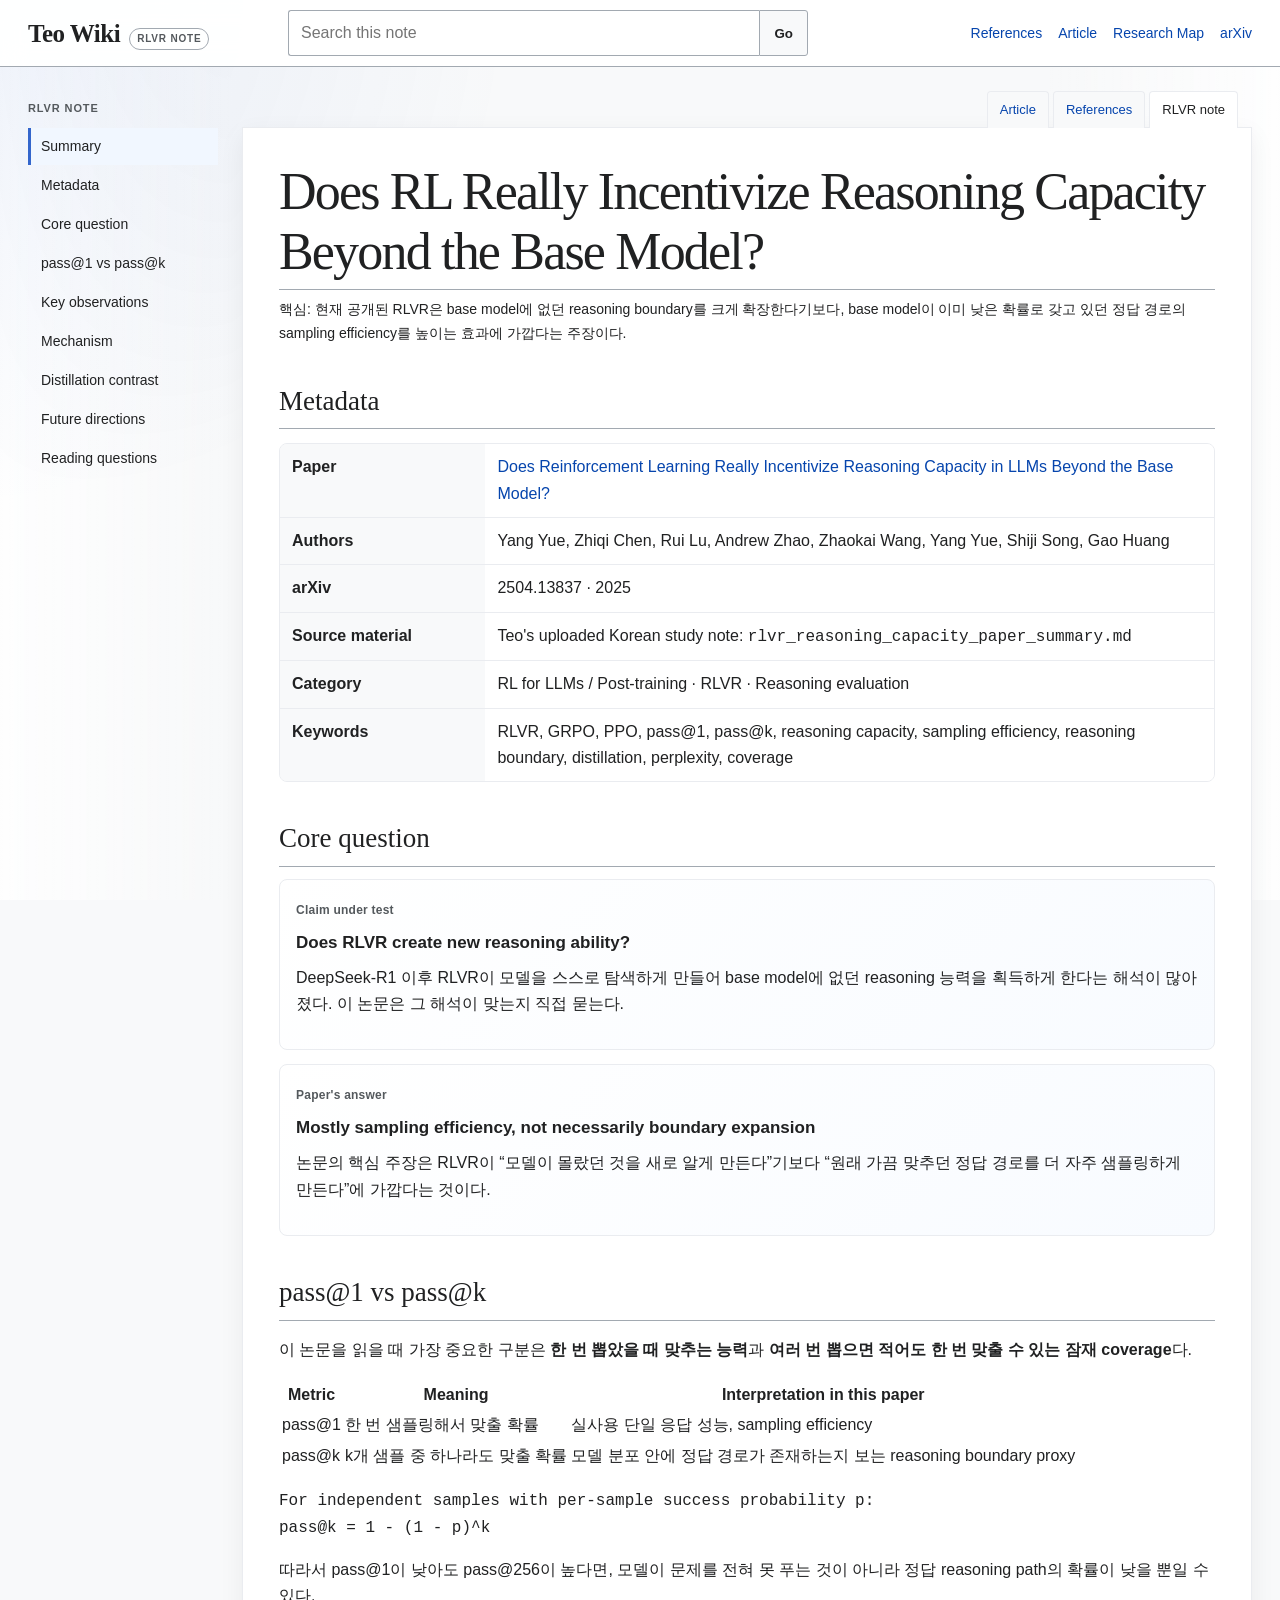
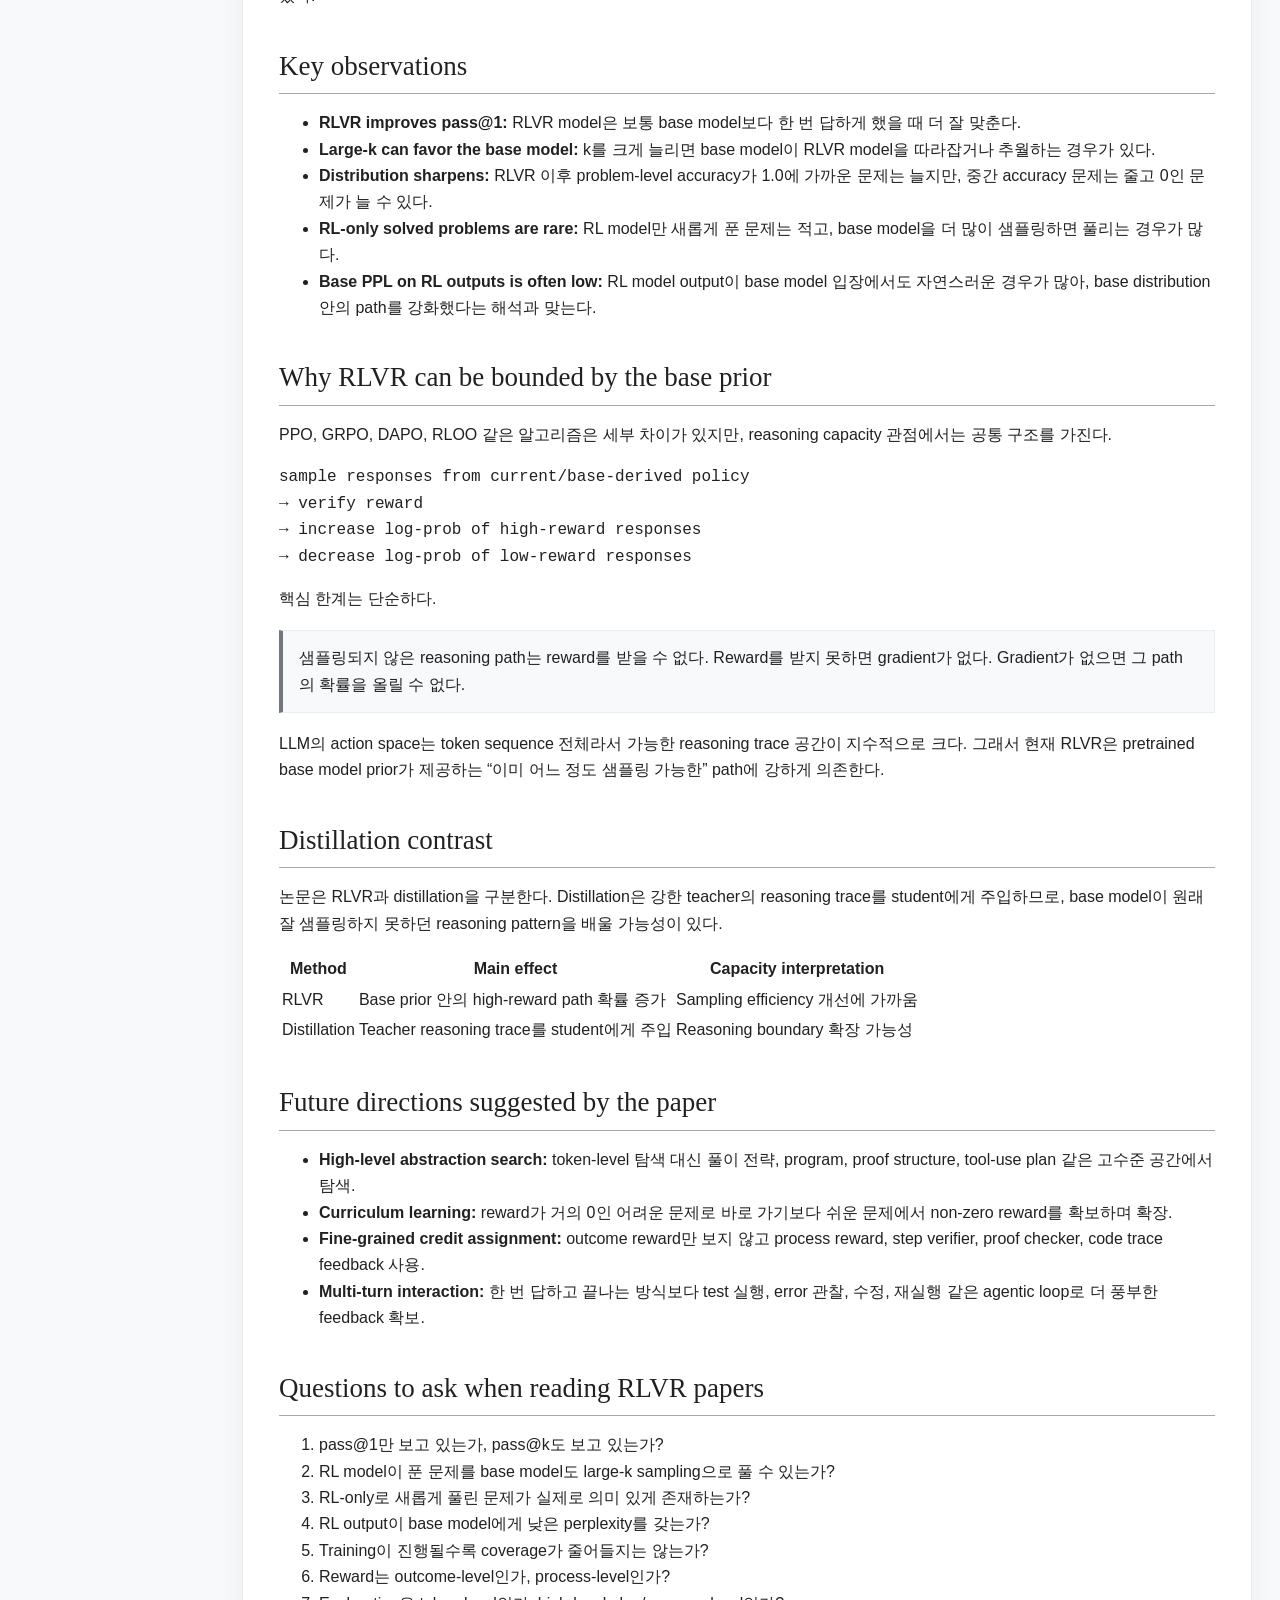
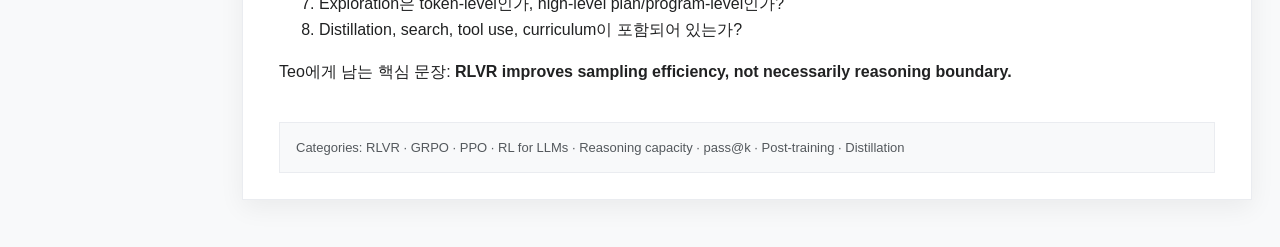
<file: teo-wiki/references/rlvr-reasoning-capacity/index.html>
<!DOCTYPE html>
<html lang="en">
  <head>
    <meta charset="UTF-8">
    <meta name="viewport" content="width=device-width, initial-scale=1">
    <title>RLVR and Reasoning Capacity | Teo Wiki</title>
    <meta name="author" content="Yongjun Choi">
    <meta name="description" content="A compressed Teo Wiki study note on whether RLVR, PPO, and GRPO create new reasoning capacity beyond the base model, based on arXiv 2504.13837.">
    <meta property="og:title" content="RLVR and Reasoning Capacity | Teo Wiki">
    <meta property="og:description" content="Pass@1 vs pass@k, sampling efficiency, reasoning boundary, RLVR coverage loss, and distillation contrast.">
    <meta property="og:type" content="article">
    <meta property="og:url" content="https://beautifulchoi.github.io/teo-wiki/references/rlvr-reasoning-capacity/">
    <link rel="shortcut icon" href="../../../images/favicon/favicon.ico" type="image/x-icon">
    <link rel="stylesheet" href="../../wiki.css">
  </head>
  <body>
    <header class="wiki-header">
      <a class="brand" href="../../" aria-label="Teo Wiki home">
        <span class="brand-title">Teo Wiki</span>
        <span class="brand-label">RLVR NOTE</span>
      </a>
      <form class="ask-form" id="askForm" role="search">
        <label class="sr-only" for="askInput">Search this note</label>
        <input id="askInput" type="search" placeholder="Search this note" autocomplete="off">
        <button type="submit">Go</button>
      </form>
      <nav class="top-links" aria-label="External links">
        <a href="../">References</a>
        <a href="../../">Article</a>
        <a href="../../research-map/">Research Map</a>
        <a href="https://arxiv.org/abs/2504.13837" target="_blank" rel="noopener">arXiv</a>
      </nav>
    </header>

    <div class="wiki-shell">
      <aside class="sidebar" aria-label="RLVR note navigation">
        <p class="sidebar-kicker">RLVR note</p>
        <a href="#summary">Summary</a>
        <a href="#metadata">Metadata</a>
        <a href="#question">Core question</a>
        <a href="#pass-k">pass@1 vs pass@k</a>
        <a href="#observations">Key observations</a>
        <a href="#mechanism">Mechanism</a>
        <a href="#distillation">Distillation contrast</a>
        <a href="#future">Future directions</a>
        <a href="#reading-questions">Reading questions</a>
      </aside>

      <main class="page-main">
        <div class="article-tabs" aria-label="Article actions">
          <a href="../../">Article</a>
          <a href="../">References</a>
          <a class="active" href="#summary">RLVR note</a>
        </div>

        <article class="article">
          <h1 id="summary">Does RL Really Incentivize Reasoning Capacity Beyond the Base Model?</h1>
          <p class="subtitle">핵심: 현재 공개된 RLVR은 base model에 없던 reasoning boundary를 크게 확장한다기보다, base model이 이미 낮은 확률로 갖고 있던 정답 경로의 sampling efficiency를 높이는 효과에 가깝다는 주장이다.</p>

          <section id="metadata">
            <h2>Metadata</h2>
            <dl class="fact-list">
              <dt>Paper</dt>
              <dd><a href="https://arxiv.org/abs/2504.13837" target="_blank" rel="noopener">Does Reinforcement Learning Really Incentivize Reasoning Capacity in LLMs Beyond the Base Model?</a></dd>
              <dt>Authors</dt>
              <dd>Yang Yue, Zhiqi Chen, Rui Lu, Andrew Zhao, Zhaokai Wang, Yang Yue, Shiji Song, Gao Huang</dd>
              <dt>arXiv</dt>
              <dd>2504.13837 · 2025</dd>
              <dt>Source material</dt>
              <dd>Teo's uploaded Korean study note: <code>rlvr_reasoning_capacity_paper_summary.md</code></dd>
              <dt>Category</dt>
              <dd>RL for LLMs / Post-training · RLVR · Reasoning evaluation</dd>
              <dt>Keywords</dt>
              <dd>RLVR, GRPO, PPO, pass@1, pass@k, reasoning capacity, sampling efficiency, reasoning boundary, distillation, perplexity, coverage</dd>
            </dl>
          </section>

          <section id="question">
            <h2>Core question</h2>
            <div class="reference-list">
              <article class="reference-card">
                <span class="tag">Claim under test</span>
                <h3>Does RLVR create new reasoning ability?</h3>
                <p>DeepSeek-R1 이후 RLVR이 모델을 스스로 탐색하게 만들어 base model에 없던 reasoning 능력을 획득하게 한다는 해석이 많아졌다. 이 논문은 그 해석이 맞는지 직접 묻는다.</p>
              </article>
              <article class="reference-card">
                <span class="tag">Paper's answer</span>
                <h3>Mostly sampling efficiency, not necessarily boundary expansion</h3>
                <p>논문의 핵심 주장은 RLVR이 “모델이 몰랐던 것을 새로 알게 만든다”기보다 “원래 가끔 맞추던 정답 경로를 더 자주 샘플링하게 만든다”에 가깝다는 것이다.</p>
              </article>
            </div>
          </section>

          <section id="pass-k">
            <h2>pass@1 vs pass@k</h2>
            <p>이 논문을 읽을 때 가장 중요한 구분은 <strong>한 번 뽑았을 때 맞추는 능력</strong>과 <strong>여러 번 뽑으면 적어도 한 번 맞출 수 있는 잠재 coverage</strong>다.</p>
            <table>
              <thead>
                <tr>
                  <th>Metric</th>
                  <th>Meaning</th>
                  <th>Interpretation in this paper</th>
                </tr>
              </thead>
              <tbody>
                <tr>
                  <td>pass@1</td>
                  <td>한 번 샘플링해서 맞출 확률</td>
                  <td>실사용 단일 응답 성능, sampling efficiency</td>
                </tr>
                <tr>
                  <td>pass@k</td>
                  <td>k개 샘플 중 하나라도 맞출 확률</td>
                  <td>모델 분포 안에 정답 경로가 존재하는지 보는 reasoning boundary proxy</td>
                </tr>
              </tbody>
            </table>
            <pre><code>For independent samples with per-sample success probability p:
pass@k = 1 - (1 - p)^k</code></pre>
            <p>따라서 pass@1이 낮아도 pass@256이 높다면, 모델이 문제를 전혀 못 푸는 것이 아니라 정답 reasoning path의 확률이 낮을 뿐일 수 있다.</p>
          </section>

          <section id="observations">
            <h2>Key observations</h2>
            <ul>
              <li><strong>RLVR improves pass@1:</strong> RLVR model은 보통 base model보다 한 번 답하게 했을 때 더 잘 맞춘다.</li>
              <li><strong>Large-k can favor the base model:</strong> k를 크게 늘리면 base model이 RLVR model을 따라잡거나 추월하는 경우가 있다.</li>
              <li><strong>Distribution sharpens:</strong> RLVR 이후 problem-level accuracy가 1.0에 가까운 문제는 늘지만, 중간 accuracy 문제는 줄고 0인 문제가 늘 수 있다.</li>
              <li><strong>RL-only solved problems are rare:</strong> RL model만 새롭게 푼 문제는 적고, base model을 더 많이 샘플링하면 풀리는 경우가 많다.</li>
              <li><strong>Base PPL on RL outputs is often low:</strong> RL model output이 base model 입장에서도 자연스러운 경우가 많아, base distribution 안의 path를 강화했다는 해석과 맞는다.</li>
            </ul>
          </section>

          <section id="mechanism">
            <h2>Why RLVR can be bounded by the base prior</h2>
            <p>PPO, GRPO, DAPO, RLOO 같은 알고리즘은 세부 차이가 있지만, reasoning capacity 관점에서는 공통 구조를 가진다.</p>
            <pre><code>sample responses from current/base-derived policy
→ verify reward
→ increase log-prob of high-reward responses
→ decrease log-prob of low-reward responses</code></pre>
            <p>핵심 한계는 단순하다.</p>
            <div class="note boundary-note">
              샘플링되지 않은 reasoning path는 reward를 받을 수 없다. Reward를 받지 못하면 gradient가 없다. Gradient가 없으면 그 path의 확률을 올릴 수 없다.
            </div>
            <p>LLM의 action space는 token sequence 전체라서 가능한 reasoning trace 공간이 지수적으로 크다. 그래서 현재 RLVR은 pretrained base model prior가 제공하는 “이미 어느 정도 샘플링 가능한” path에 강하게 의존한다.</p>
          </section>

          <section id="distillation">
            <h2>Distillation contrast</h2>
            <p>논문은 RLVR과 distillation을 구분한다. Distillation은 강한 teacher의 reasoning trace를 student에게 주입하므로, base model이 원래 잘 샘플링하지 못하던 reasoning pattern을 배울 가능성이 있다.</p>
            <table>
              <thead>
                <tr>
                  <th>Method</th>
                  <th>Main effect</th>
                  <th>Capacity interpretation</th>
                </tr>
              </thead>
              <tbody>
                <tr>
                  <td>RLVR</td>
                  <td>Base prior 안의 high-reward path 확률 증가</td>
                  <td>Sampling efficiency 개선에 가까움</td>
                </tr>
                <tr>
                  <td>Distillation</td>
                  <td>Teacher reasoning trace를 student에게 주입</td>
                  <td>Reasoning boundary 확장 가능성</td>
                </tr>
              </tbody>
            </table>
          </section>

          <section id="future">
            <h2>Future directions suggested by the paper</h2>
            <ul>
              <li><strong>High-level abstraction search:</strong> token-level 탐색 대신 풀이 전략, program, proof structure, tool-use plan 같은 고수준 공간에서 탐색.</li>
              <li><strong>Curriculum learning:</strong> reward가 거의 0인 어려운 문제로 바로 가기보다 쉬운 문제에서 non-zero reward를 확보하며 확장.</li>
              <li><strong>Fine-grained credit assignment:</strong> outcome reward만 보지 않고 process reward, step verifier, proof checker, code trace feedback 사용.</li>
              <li><strong>Multi-turn interaction:</strong> 한 번 답하고 끝나는 방식보다 test 실행, error 관찰, 수정, 재실행 같은 agentic loop로 더 풍부한 feedback 확보.</li>
            </ul>
          </section>

          <section id="reading-questions">
            <h2>Questions to ask when reading RLVR papers</h2>
            <ol>
              <li>pass@1만 보고 있는가, pass@k도 보고 있는가?</li>
              <li>RL model이 푼 문제를 base model도 large-k sampling으로 풀 수 있는가?</li>
              <li>RL-only로 새롭게 풀린 문제가 실제로 의미 있게 존재하는가?</li>
              <li>RL output이 base model에게 낮은 perplexity를 갖는가?</li>
              <li>Training이 진행될수록 coverage가 줄어들지는 않는가?</li>
              <li>Reward는 outcome-level인가, process-level인가?</li>
              <li>Exploration은 token-level인가, high-level plan/program-level인가?</li>
              <li>Distillation, search, tool use, curriculum이 포함되어 있는가?</li>
            </ol>
            <p>Teo에게 남는 핵심 문장: <strong>RLVR improves sampling efficiency, not necessarily reasoning boundary.</strong></p>
          </section>

          <footer class="category-footer">
            Categories: RLVR · GRPO · PPO · RL for LLMs · Reasoning capacity · pass@k · Post-training · Distillation
          </footer>
        </article>
      </main>
    </div>

    <script src="../../wiki.js"></script>
  </body>
</html>
</file>
<file: stylesheet.css>
* { box-sizing: border-box; }
:root {
  --bg: #ffffff;
  --paper: #ffffff;
  --sidebar: #f2f3f7;
  --ink: #202124;
  --muted: #69707a;
  --soft: #e6e8ee;
  --accent: #8b1e2d;
  --accent-2: #2563eb;
  --sans: "Inter", ui-sans-serif, -apple-system, BlinkMacSystemFont, "Segoe UI", Roboto, Helvetica, Arial, sans-serif;
  --display: "Quicksand", "Inter", ui-sans-serif, sans-serif;
}

html { scroll-behavior: smooth; }
body {
  margin: 0;
  background: var(--bg);
  color: var(--ink);
  font-family: var(--sans);
  font-size: 15px;
  line-height: 1.62;
  -webkit-font-smoothing: antialiased;
}

a { color: inherit; text-decoration: none; transition: color .18s ease; }
a:hover { color: var(--accent); }
main a { color: var(--accent-2); }
main a:hover { color: var(--accent); }
img { max-width: 100%; display: block; }
strong { font-weight: 700; }

.site-shell {
  width: min(1180px, calc(100% - 48px));
  margin: 0 auto;
  display: grid;
  grid-template-columns: 282px minmax(0, 1fr);
  gap: clamp(34px, 5vw, 72px);
  padding: 46px 0 72px;
}

.profile-sidebar {
  position: sticky;
  top: 28px;
  align-self: start;
  min-height: calc(100vh - 56px);
  padding: 34px 26px;
  border: 0;
  background: var(--sidebar);
  display: flex;
  flex-direction: column;
}

.avatar {
  width: 132px;
  aspect-ratio: 1;
  border-radius: 18px;
  object-fit: cover;
  object-position: center 28%;
  margin-bottom: 22px;
}

.name {
  margin: 0;
  font-family: var(--display);
  font-size: clamp(28px, 2.7vw, 34px);
  line-height: 1.08;
  font-weight: 700;
  letter-spacing: -.025em;
}

.role {
  margin: 10px 0 0;
  color: var(--muted);
  font-size: 13px;
  font-weight: 700;
  letter-spacing: .09em;
  text-transform: uppercase;
  line-height: 1.55;
}

.tag-row {
  display: flex;
  flex-wrap: wrap;
  gap: 7px;
  margin: 18px 0 24px;
}

.tag {
  padding: 5px 9px;
  border: 1px solid #e1e4ea;
  border-radius: 999px;
  background: #fff;
  color: #4f5661;
  font-size: 11.5px;
  font-weight: 700;
  white-space: nowrap;
}

.side-nav {
  display: grid;
  gap: 7px;
  margin: 6px 0 24px;
}
.side-nav a {
  position: relative;
  display: flex;
  align-items: center;
  min-height: 34px;
  padding: 8px 12px 8px 18px;
  border: 1px solid transparent;
  border-bottom-color: #dde1e8;
  border-radius: 10px;
  color: #535b67;
  font-size: 13px;
  font-weight: 800;
  letter-spacing: .08em;
  text-transform: uppercase;
  transition: color .2s ease, background-color .2s ease, border-color .2s ease, box-shadow .2s ease, transform .2s ease;
}
.side-nav a::before {
  content: "";
  position: absolute;
  left: 8px;
  top: 50%;
  width: 4px;
  height: 4px;
  border-radius: 999px;
  background: #b8bec9;
  transform: translateY(-50%);
  transition: height .2s ease, background-color .2s ease, box-shadow .2s ease;
}
.side-nav a:hover {
  color: var(--ink);
  background: rgba(255,255,255,.55);
}
.side-nav a.active,
.side-nav a[aria-current="true"] {
  color: #8b1e2d;
  background: #fff;
  border-color: rgba(139, 30, 45, .22);
  box-shadow: 0 10px 26px rgba(139, 30, 45, .12), inset 0 0 0 1px rgba(139, 30, 45, .06);
  transform: translateX(3px);
}
.side-nav a.active::before,
.side-nav a[aria-current="true"]::before {
  height: 20px;
  background: var(--accent);
  box-shadow: 0 0 0 4px rgba(139, 30, 45, .12), 0 0 18px rgba(139, 30, 45, .38);
}

.action-banner {
  margin-top: auto;
  padding-top: 20px;
  border-top: 1px solid #dde1e8;
}
.action-links {
  display: flex;
  flex-wrap: wrap;
  gap: 0 12px;
  align-items: center;
  line-height: 1.9;
}
.action-links a {
  display: inline-flex;
  align-items: center;
  gap: 3px;
  color: #3d4652;
  font-size: 13px;
  font-weight: 600;
}
.action-links a.teo { color: var(--accent); font-weight: 700; }

.main-content { min-width: 0; }
.section {
  margin-bottom: 54px;
  scroll-margin-top: 28px;
}
.section-kicker {
  display: block;
  margin-bottom: 5px;
  color: var(--accent);
  font-size: 12px;
  font-weight: 900;
  letter-spacing: .14em;
  text-transform: uppercase;
}
.section h2 {
  margin: 0 0 18px;
  font-family: var(--display);
  font-size: clamp(23px, 2.5vw, 30px);
  line-height: 1.15;
  letter-spacing: -.02em;
  font-weight: 700;
}
.section-note {
  margin: -8px 0 16px;
  color: var(--muted);
  font-size: 14px;
}

.hero { padding: 36px 0 12px; }
.hero-lede {
  max-width: 740px;
  margin: 0 0 16px;
  font-family: var(--sans);
  font-size: clamp(17px, 2vw, 23px);
  line-height: 1.45;
  letter-spacing: -.015em;
  font-weight: 500;
}
.hero-body {
  max-width: 740px;
  color: #3f4650;
  font-size: 14.8px;
}
.hero-body p { margin: 0 0 12px; }

.wiki-callout {
  display: grid;
  grid-template-columns: minmax(0, 1fr) auto;
  gap: 18px;
  align-items: center;
  margin-top: 24px;
  padding: 18px 20px;
  border: 1px solid #e8ebf0;
  background: #fff;
}
.wiki-callout strong { display:block; margin-bottom: 2px; font-weight: 700; }
.wiki-callout p { margin: 0; color: var(--muted); font-size: 13.5px; }
.primary-button {
  display: inline-flex;
  align-items: center;
  justify-content: center;
  gap: 8px;
  padding: 10px 13px;
  border-radius: 999px;
  background: var(--ink);
  color: #fff;
  font-size: 13px;
  font-weight: 800;
  white-space: nowrap;
}
.primary-button:hover { color: #fff; background: var(--accent); }

.publication-list { display: grid; gap: 14px; }
.publication-card {
  display: grid;
  grid-template-columns: 176px minmax(0, 1fr);
  gap: 18px;
  padding: 16px;
  border: 1px solid #e8ebf0;
  background: #fff;
  color: inherit;
}
.publication-card:hover { border-color: #d5d9e2; }
.publication-card img {
  width: 100%;
  height: 118px;
  object-fit: cover;
  background: #eee;
}
.pub-title {
  margin: 0 0 7px;
  font-size: 15.5px;
  line-height: 1.35;
  font-weight: 700;
  overflow-wrap: anywhere;
}
.authors, .pub-desc { margin: 0; color: var(--muted); font-size: 13.5px; }
.badge-row { display: flex; flex-wrap: wrap; gap: 7px; margin-top: 10px; }
.badge {
  padding: 3px 8px;
  border-radius: 999px;
  background: #eef2ff;
  color: #3730a3;
  font-size: 11px;
  font-weight: 800;
  letter-spacing: .04em;
  text-transform: uppercase;
}
.badge.accepted { background: #dcfce7; color: #166534; }
.badge.review { background: #fef3c7; color: #92400e; }
.compact-list { margin: 10px 0 0 18px; padding: 0; color: #3f4650; font-size: 13.8px; }
.compact-list li { margin: 3px 0; }

.project-grid {
  display: grid;
  grid-template-columns: repeat(2, minmax(0, 1fr));
  gap: 14px;
}
.project-card, .timeline-card, .compact-card {
  min-width: 0;
  padding: 16px;
  border: 1px solid #e8ebf0;
  background: #fff;
}
.project-card img {
  width: 100%;
  height: 132px;
  object-fit: cover;
  margin-bottom: 12px;
}
.project-card h3, .timeline-card h3, .compact-card h3 {
  margin: 0 0 5px;
  font-size: 16px;
  line-height: 1.35;
  font-weight: 700;
  overflow-wrap: anywhere;
}
.project-card p, .timeline-card p, .compact-card p { margin: 0; color: var(--muted); font-size: 14px; }

.section-heading-row {
  display: grid;
  grid-template-columns: minmax(0, 1fr) minmax(220px, 320px);
  gap: 22px;
  align-items: end;
  margin-bottom: 18px;
}
.section-heading-row h2 { margin-bottom: 0; }
.section-heading-row p {
  margin: 0 0 2px;
  color: var(--muted);
  font-size: 13.5px;
  line-height: 1.55;
}

.career-grid {
  display: grid;
  grid-template-columns: repeat(2, minmax(0, 1fr));
  gap: 14px;
}
.experience-card,
.education-card {
  position: relative;
  min-width: 0;
  padding: 18px;
  border: 1px solid #e7eaf0;
  background:
    linear-gradient(180deg, rgba(248, 250, 252, .72), rgba(255,255,255,0) 44%),
    #fff;
  transition: border-color .18s ease, transform .18s ease, box-shadow .18s ease;
  overflow: hidden;
}
.institution-logo {
  display: block;
  width: 104px;
  height: 72px;
  object-fit: contain;
  object-position: center;
  box-sizing: border-box;
  padding: 4px;
  border-radius: 10px;
  border: 1px solid #e4e8ef;
  background: #fff;
  float: right;
  margin: 0 0 12px 16px;
}
.institution-logo.lab-logo {
  width: 184px;
  height: 72px;
  padding: 3px 5px;
}
.education-card .institution-logo {
  width: 108px;
  height: 76px;
}
.experience-card:hover,
.education-card:hover {
  transform: translateY(-2px);
  border-color: #d3d8e2;
  box-shadow: 0 16px 36px rgba(31, 41, 55, .07);
}
.experience-card.highlight::before,
.education-card.current::before {
  content: "";
  position: absolute;
  inset: 0 auto 0 0;
  width: 3px;
  background: linear-gradient(180deg, var(--accent), #d6a0a8);
}
.experience-meta,
.education-topline {
  display: flex;
  flex-wrap: wrap;
  justify-content: space-between;
  gap: 8px;
  margin-bottom: 14px;
  color: var(--muted);
  font-size: 11.5px;
  font-weight: 800;
  letter-spacing: .08em;
  text-transform: uppercase;
}
.experience-card h3,
.education-card h3 {
  margin: 0;
  color: #181b20;
  font-size: 18px;
  line-height: 1.25;
  letter-spacing: -.018em;
  font-weight: 800;
  overflow-wrap: anywhere;
}
.institution {
  margin: 5px 0 0;
  color: var(--accent);
  font-size: 14px;
  font-weight: 700;
}
.experience-summary {
  margin: 12px 0 0;
  color: #424a55;
  font-size: 13.8px;
  line-height: 1.58;
}
.chip-row {
  display: flex;
  flex-wrap: wrap;
  gap: 7px;
  margin-top: 14px;
}
.chip-row span {
  padding: 4px 8px;
  border: 1px solid #e4e8ef;
  border-radius: 999px;
  background: #f8fafc;
  color: #4f5967;
  font-size: 11.5px;
  font-weight: 700;
  line-height: 1.2;
}
.education-grid {
  display: grid;
  grid-template-columns: minmax(0, 1.08fr) minmax(0, .92fr);
  gap: 14px;
}
.degree-label {
  display: inline-flex;
  align-items: center;
  justify-content: center;
  min-width: 42px;
  padding: 4px 9px;
  border-radius: 999px;
  background: #202124;
  color: #fff;
  font-size: 11px;
  font-weight: 900;
  letter-spacing: .08em;
}
.education-details {
  display: grid;
  gap: 6px;
  margin-top: 14px;
  color: #424a55;
  font-size: 13.5px;
}
.education-details span {
  padding-left: 12px;
  border-left: 2px solid #e4e8ef;
}

.timeline { display: grid; gap: 12px; }
.timeline-card { border-left: 4px solid rgba(139,30,45,.28); }
.timeline-card ul, .compact-card ul { margin: 8px 0 0 18px; padding: 0; color: #3f4650; font-size: 13.8px; }
.timeline-card li, .compact-card li { margin: 4px 0; }
.date { display: inline-block; color: var(--accent); font-weight: 800; font-size: 12px; letter-spacing: .05em; }
.two-col {
  display: grid;
  grid-template-columns: repeat(2, minmax(0,1fr));
  gap: 14px;
}
footer { color: var(--muted); font-size: 13px; padding-bottom: 20px; }

@media (max-width: 960px) {
  .site-shell {
    width: min(100% - 32px, 820px);
    display: block;
    padding-top: 20px;
  }
  .profile-sidebar {
    position: static;
    min-height: 0;
    margin-bottom: 30px;
  }
  .mobile-profile-row {
    display: grid;
    grid-template-columns: 104px minmax(0,1fr);
    gap: 18px;
    align-items: center;
  }
  .avatar { width: 104px; margin: 0; }
  .side-nav {
    display: flex;
    gap: 8px;
    overflow-x: auto;
    padding-bottom: 4px;
    margin: 20px -4px 16px;
  }
  .side-nav a {
    flex: 0 0 auto;
    padding: 7px 12px;
    border: 1px solid #dde1e8;
    border-radius: 999px;
    background: #fff;
  }
  .side-nav a::before { display: none; }
  .side-nav a:hover { padding-left: 12px; }
  .side-nav a.active,
  .side-nav a[aria-current="true"] {
    padding-left: 12px;
    color: #fff;
    background: var(--accent);
    border-color: var(--accent);
    box-shadow: 0 8px 22px rgba(139, 30, 45, .18);
  }
  .action-banner { margin-top: 0; }
  .hero { padding-top: 8px; }
}

@media (max-width: 640px) {
  body { font-size: 15px; }
  .site-shell { width: min(100% - 24px, 640px); }
  .profile-sidebar { padding: 20px; }
  .mobile-profile-row { grid-template-columns: 82px minmax(0,1fr); }
  .avatar { width: 82px; border-radius: 14px; }
  .name { font-size: 27px; }
  .role { font-size: 11.5px; }
  .tag-row { margin-bottom: 16px; }
  .wiki-callout { grid-template-columns: 1fr; }
  .publication-card { grid-template-columns: 1fr; }
  .publication-card img { height: 160px; }
  .project-grid, .career-grid, .education-grid, .two-col { grid-template-columns: 1fr; }
  .section-heading-row { grid-template-columns: 1fr; gap: 6px; }
  .experience-card, .education-card { padding: 16px; }
  .experience-card h3, .education-card h3 { font-size: 16.5px; }
  .section { margin-bottom: 38px; }
  .action-links a { flex: 0 1 auto; justify-content: flex-start; }
  .primary-button { width: 100%; }
}
</file>
<file: teo-wiki/wiki.css>
:root {
  --bg: #f8f9fa;
  --paper: #ffffff;
  --ink: #202122;
  --muted: #54595d;
  --line: #a2a9b1;
  --soft-line: #eaecf0;
  --link: #0645ad;
  --link-hover: #3366cc;
  --blue-soft: #f1f7ff;
  --green-soft: #f3fbf5;
  --yellow-soft: #fff8dc;
  --shadow: 0 8px 24px rgba(0, 0, 0, 0.06);
  --sans: -apple-system, BlinkMacSystemFont, "Segoe UI", Roboto, Helvetica, Arial, sans-serif;
  --serif: Georgia, "Times New Roman", Times, serif;
}

* {
  box-sizing: border-box;
}

html {
  scroll-behavior: smooth;
}

body {
  margin: 0;
  background: var(--bg);
  color: var(--ink);
  font-family: var(--sans);
  font-size: 16px;
  line-height: 1.65;
}

body::before {
  content: "";
  position: fixed;
  inset: 0;
  pointer-events: none;
  background:
    radial-gradient(circle at top left, rgba(51, 102, 204, 0.08), transparent 32rem),
    linear-gradient(90deg, rgba(255,255,255,0.8), transparent 18%, transparent 82%, rgba(255,255,255,0.8));
  z-index: -1;
}

a {
  color: var(--link);
  text-decoration: none;
}

a:hover,
a:focus {
  color: var(--link-hover);
  text-decoration: underline;
}

.sr-only {
  position: absolute;
  width: 1px;
  height: 1px;
  padding: 0;
  margin: -1px;
  overflow: hidden;
  clip: rect(0, 0, 0, 0);
  white-space: nowrap;
  border: 0;
}

.wiki-header {
  position: sticky;
  top: 0;
  z-index: 20;
  display: grid;
  grid-template-columns: 240px minmax(240px, 520px) auto;
  gap: 20px;
  align-items: center;
  min-height: 64px;
  padding: 10px 28px;
  border-bottom: 1px solid var(--line);
  background: rgba(255, 255, 255, 0.94);
  backdrop-filter: blur(12px);
}

.brand {
  display: inline-flex;
  align-items: baseline;
  gap: 9px;
  color: var(--ink);
  text-decoration: none;
}

.brand:hover {
  text-decoration: none;
}

.brand-title {
  font-family: var(--serif);
  font-size: 25px;
  font-weight: 700;
  letter-spacing: -0.02em;
}

.brand-label {
  padding: 2px 7px;
  border: 1px solid var(--line);
  border-radius: 999px;
  color: var(--muted);
  font-size: 10px;
  font-weight: 700;
  letter-spacing: 0.08em;
}

.ask-form {
  display: flex;
  min-width: 0;
}

.ask-form input {
  width: 100%;
  min-width: 0;
  border: 1px solid var(--line);
  border-right: 0;
  border-radius: 3px 0 0 3px;
  padding: 9px 12px;
  font: inherit;
  background: #fff;
}

.ask-form button {
  border: 1px solid var(--line);
  border-radius: 0 3px 3px 0;
  padding: 9px 14px;
  background: #f8f9fa;
  color: var(--ink);
  cursor: pointer;
  font-weight: 600;
}

.ask-form button:hover {
  background: #eaecf0;
}

.top-links {
  display: flex;
  justify-content: flex-end;
  gap: 16px;
  flex-wrap: wrap;
  font-size: 14px;
}

.wiki-shell {
  display: grid;
  grid-template-columns: 190px minmax(0, 1120px);
  gap: 24px;
  max-width: 1400px;
  margin: 0 auto;
  padding: 24px 28px 48px;
}

.sidebar {
  position: sticky;
  top: 88px;
  align-self: start;
  display: flex;
  flex-direction: column;
  gap: 2px;
  padding: 8px 0;
  font-size: 14px;
}

.sidebar-kicker {
  margin: 0 0 8px;
  color: var(--muted);
  font-size: 11px;
  font-weight: 800;
  letter-spacing: 0.08em;
  text-transform: uppercase;
}

.sidebar a {
  display: block;
  padding: 7px 10px;
  border-left: 3px solid transparent;
  color: var(--ink);
}

.sidebar a:hover,
.sidebar a.active {
  border-left-color: var(--link-hover);
  background: var(--blue-soft);
  text-decoration: none;
}

.page-main {
  min-width: 0;
}

.article-tabs {
  display: flex;
  justify-content: flex-end;
  gap: 4px;
  margin-bottom: -1px;
  padding-right: 14px;
  font-size: 13px;
}

.article-tabs a {
  border: 1px solid var(--soft-line);
  border-bottom: 0;
  border-radius: 4px 4px 0 0;
  padding: 7px 12px;
  background: #f8f9fa;
}

.article-tabs a.active {
  background: var(--paper);
  color: var(--ink);
}

.article {
  min-height: 70vh;
  padding: 34px 36px 26px;
  border: 1px solid var(--soft-line);
  background: var(--paper);
  box-shadow: var(--shadow);
}

.article h1 {
  margin: 0;
  padding-bottom: 8px;
  border-bottom: 1px solid var(--line);
  font-family: var(--serif);
  font-size: clamp(34px, 5vw, 52px);
  font-weight: 500;
  line-height: 1.15;
  letter-spacing: -0.035em;
}

.subtitle {
  margin: 8px 0 22px;
  color: var(--muted);
  font-size: 14px;
}

.article [id] {
  scroll-margin-top: 88px;
}

.article h2 {
  clear: none;
  margin: 34px 0 12px;
  padding-bottom: 5px;
  border-bottom: 1px solid var(--line);
  font-family: var(--serif);
  font-size: 27px;
  font-weight: 500;
}

.article h3 {
  margin: 0 0 4px;
  font-size: 17px;
}

.article p,
.article li {
  color: var(--ink);
}

.infobox {
  float: right;
  width: min(330px, 42%);
  margin: 0 0 20px 28px;
  border: 1px solid var(--line);
  background: #f8f9fa;
  font-size: 13px;
}

.infobox h2 {
  margin: 0;
  padding: 10px 12px;
  border: 0;
  background: #eaecf0;
  font-family: var(--sans);
  font-size: 16px;
  font-weight: 700;
  text-align: center;
}

.infobox img {
  display: block;
  width: calc(100% - 20px);
  max-height: 330px;
  object-fit: contain;
  object-position: center;
  margin: 10px auto;
  border: 1px solid var(--soft-line);
  border-radius: 6px;
  background: #111827;
}

.infobox-caption {
  margin: 8px 12px 12px;
  color: var(--muted);
  text-align: center;
  font-size: 12px;
  line-height: 1.45;
}

.infobox dl {
  display: grid;
  grid-template-columns: 34% 66%;
  margin: 0;
  border-top: 1px solid var(--soft-line);
}

.infobox dt,
.infobox dd {
  margin: 0;
  padding: 8px 9px;
  border-bottom: 1px solid var(--soft-line);
}

.infobox dt {
  font-weight: 700;
  background: rgba(234, 236, 240, 0.65);
}

.note {
  margin: 18px 0;
  padding: 14px 16px;
  border: 1px solid var(--soft-line);
  border-left: 4px solid var(--link-hover);
  background: var(--blue-soft);
}

.boundary-note {
  border-left-color: #72777d;
  background: #f8f9fa;
}

.ask-panel {
  clear: both;
  margin: 28px 0;
  padding: 18px;
  border: 1px solid var(--soft-line);
  background: linear-gradient(135deg, #ffffff, #f8fbff);
}

.ask-panel h2 {
  margin-top: 0;
}

.question-grid {
  display: grid;
  grid-template-columns: repeat(2, minmax(0, 1fr));
  gap: 10px;
}

.question-grid a {
  display: block;
  padding: 12px 14px;
  border: 1px solid #d8e3f7;
  border-radius: 6px;
  background: #fff;
  font-weight: 600;
}

.question-grid a:hover {
  background: var(--blue-soft);
  text-decoration: none;
}

.contents {
  display: inline-block;
  min-width: 270px;
  margin: 4px 0 12px;
  padding: 12px 16px;
  border: 1px solid var(--line);
  background: #f8f9fa;
  font-size: 14px;
}

.contents p {
  margin: 0 0 6px;
  text-align: center;
  font-weight: 700;
}

.contents ol {
  margin: 0;
  padding-left: 22px;
}

.card-list {
  display: grid;
  grid-template-columns: repeat(2, minmax(0, 1fr));
  gap: 14px;
}

.mini-card {
  padding: 15px;
  border: 1px solid var(--soft-line);
  border-radius: 8px;
  background: #fff;
}

.mini-card:hover {
  box-shadow: 0 8px 20px rgba(0, 0, 0, 0.05);
}

.reference-list {
  display: grid;
  gap: 14px;
}

.category-grid {
  display: grid;
  grid-template-columns: repeat(3, minmax(0, 1fr));
  gap: 14px;
  margin: 16px 0 24px;
}

.category-card,
.reference-card {
  padding: 16px;
  border: 1px solid var(--soft-line);
  border-radius: 8px;
  background: linear-gradient(135deg, #ffffff, #f8fbff);
}

.reference-card h3 {
  margin-bottom: 8px;
}

.category-examples,
.section-note,
.paper-meta {
  color: var(--muted);
  font-size: 13px;
}

.category-examples,
.paper-meta {
  margin-bottom: 0;
}

.paper-card {
  border-left: 4px solid #3366cc;
}

.ops-card {
  border-left: 4px solid #64748b;
}

.reference-card p {
  margin-top: 0;
}

.reference-card code {
  padding: 1px 5px;
  border: 1px solid var(--soft-line);
  border-radius: 4px;
  background: #f8f9fa;
  font-size: .94em;
}

.reading-table {
  display: block;
  width: 100%;
  margin: 14px 0 28px;
  border-collapse: collapse;
  overflow-x: auto;
  white-space: normal;
}

.reading-table th,
.reading-table td {
  min-width: 160px;
  padding: 10px 12px;
  border: 1px solid var(--soft-line);
  vertical-align: top;
  background: #fff;
}

.reading-table th {
  background: #f8f9fa;
  font-size: 13px;
  text-align: left;
}

.reading-table td:nth-child(2) {
  min-width: 300px;
}

.reading-table td:nth-child(3) {
  min-width: 360px;
}

.depth-legend {
  display: flex;
  flex-wrap: wrap;
  gap: 8px;
  margin: 12px 0 16px;
}

.depth-legend span,
.depth-group summary {
  align-items: center;
}

.depth-legend > span {
  display: inline-flex;
  gap: 6px;
  padding: 6px 9px;
  border: 1px solid var(--soft-line);
  border-radius: 999px;
  background: #fff;
  color: var(--muted);
  font-size: 13px;
}

.depth-badge {
  display: inline-flex;
  align-items: center;
  justify-content: center;
  min-width: 2.1em;
  padding: 1px 6px;
  border-radius: 999px;
  color: #fff;
  font-size: 11px;
  font-weight: 800;
  line-height: 1.6;
  white-space: nowrap;
}

.grade-a { background: #b42318; }
.grade-am { background: #c2410c; }
.grade-bp { background: #b7791f; }
.grade-b { background: #2f6f4e; }
.grade-c { background: #64748b; }
.grade-nv { background: #111827; }

.depth-group {
  margin: 14px 0;
  border: 1px solid var(--soft-line);
  border-radius: 8px;
  background: #fff;
}

.depth-group summary {
  display: flex;
  gap: 8px;
  padding: 12px 14px;
  cursor: pointer;
  font-weight: 700;
}

.depth-group[open] summary {
  border-bottom: 1px solid var(--soft-line);
  background: #f8f9fa;
}

.depth-table,
.depth-policy-table {
  margin: 0;
}

.depth-table td:first-child {
  min-width: 260px;
}

.depth-table td:nth-child(2) {
  min-width: 260px;
  color: var(--muted);
  font-size: 13px;
}

.fact-list {
  display: grid;
  grid-template-columns: minmax(110px, 22%) minmax(0, 1fr);
  margin: 14px 0 20px;
  border: 1px solid var(--soft-line);
  border-radius: 8px;
  overflow: hidden;
}

.fact-list dt,
.fact-list dd {
  margin: 0;
  padding: 10px 12px;
  border-bottom: 1px solid var(--soft-line);
}

.fact-list dt {
  font-weight: 700;
  background: #f8f9fa;
}

.fact-list dd {
  min-width: 0;
  background: #fff;
}

.fact-list dt:nth-last-of-type(1),
.fact-list dd:nth-last-of-type(1) {
  border-bottom: 0;
}

.tag {
  display: inline-block;
  margin-bottom: 8px;
  color: var(--muted);
  font-size: 12px;
  font-weight: 700;
  letter-spacing: 0.02em;
}

.publication-list li {
  margin-bottom: 12px;
}

.status {
  display: inline-block;
  margin-left: 4px;
  padding: 2px 8px;
  border-radius: 999px;
  font-size: 12px;
  font-weight: 700;
}

.accepted {
  background: #dcfce7;
  color: #166534;
}

.review {
  background: #fef3c7;
  color: #92400e;
}

.technical {
  background: #dbeafe;
  color: #1e40af;
}

.layer-grid {
  display: grid;
  grid-template-columns: repeat(3, minmax(0, 1fr));
  gap: 14px;
  margin: 18px 0;
}

.layer-grid article {
  padding: 15px;
  border: 1px solid var(--soft-line);
  border-radius: 8px;
  background: linear-gradient(180deg, #ffffff, #f8fbff);
}

.callout-link {
  display: inline-block;
  padding: 10px 14px;
  border: 1px solid #d8e3f7;
  border-radius: 7px;
  background: var(--blue-soft);
  font-weight: 700;
}

.map-shell {
  max-width: 1480px;
}

.research-map-article .article h2,
.research-map-article h2 {
  clear: none;
}

.map-board {
  margin: 26px 0 34px;
  padding: 18px;
  border: 1px solid #d8e3f7;
  border-radius: 14px;
  background: radial-gradient(circle at center, rgba(51, 102, 204, 0.08), transparent 42%), #fbfdff;
}

.map-node {
  position: relative;
  padding: 16px;
  border: 1px solid var(--soft-line);
  border-radius: 10px;
  background: #fff;
  box-shadow: 0 6px 16px rgba(0, 0, 0, 0.04);
}

.map-core {
  max-width: 720px;
  margin: 0 auto 20px;
  border-color: #b6cef5;
  background: linear-gradient(135deg, #fff, #f1f7ff);
  text-align: center;
}

.map-core h2 {
  margin-top: 6px;
  border-bottom: 0;
  font-family: var(--serif);
}

.map-branches {
  display: grid;
  grid-template-columns: repeat(2, minmax(0, 1fr));
  gap: 14px;
}

.workflow-list li {
  margin-bottom: 10px;
}

.timeline {
  display: grid;
  gap: 12px;
}

.timeline > div {
  padding: 14px 16px;
  border-left: 4px solid #d8e3f7;
  background: #fbfcff;
}

.timeline p {
  margin: 0;
}

.category-footer {
  clear: both;
  margin-top: 36px;
  padding: 14px 16px;
  border: 1px solid var(--soft-line);
  background: #f8f9fa;
  color: var(--muted);
  font-size: 13px;
}

.search-message {
  margin-left: 8px;
  color: var(--muted);
  font-size: 13px;
}

@media (max-width: 1050px) {
  .wiki-header {
    grid-template-columns: 1fr;
    gap: 10px;
  }

  .top-links {
    justify-content: flex-start;
  }

  .wiki-shell {
    grid-template-columns: 1fr;
    padding: 16px;
  }

  .sidebar {
    position: static;
    display: grid;
    grid-template-columns: repeat(4, minmax(0, 1fr));
    gap: 6px;
    padding: 0;
  }

  .sidebar-kicker {
    grid-column: 1 / -1;
  }

  .sidebar a {
    border: 1px solid var(--soft-line);
    border-left: 3px solid transparent;
    border-radius: 5px;
    background: #fff;
  }
}

@media (max-width: 760px) {
  body {
    font-size: 15px;
  }

  .wiki-header {
    position: static;
    padding: 14px 16px;
  }

  .brand {
    flex-wrap: wrap;
  }

  .sidebar {
    grid-template-columns: repeat(2, minmax(0, 1fr));
  }

  .article-tabs {
    justify-content: flex-start;
    overflow-x: auto;
    padding: 0;
  }

  .article {
    padding: 22px 18px;
  }

  .infobox {
    float: none;
    width: 100%;
    margin: 0 0 22px;
  }

  .question-grid,
  .card-list,
  .category-grid,
  .layer-grid,
  .map-branches {
    grid-template-columns: 1fr;
  }

  .contents {
    width: 100%;
  }
}

@media print {
  .wiki-header,
  .sidebar,
  .article-tabs,
  .ask-form {
    display: none;
  }

  .wiki-shell,
  .article {
    display: block;
    margin: 0;
    padding: 0;
    border: 0;
    box-shadow: none;
  }
}
</file>
